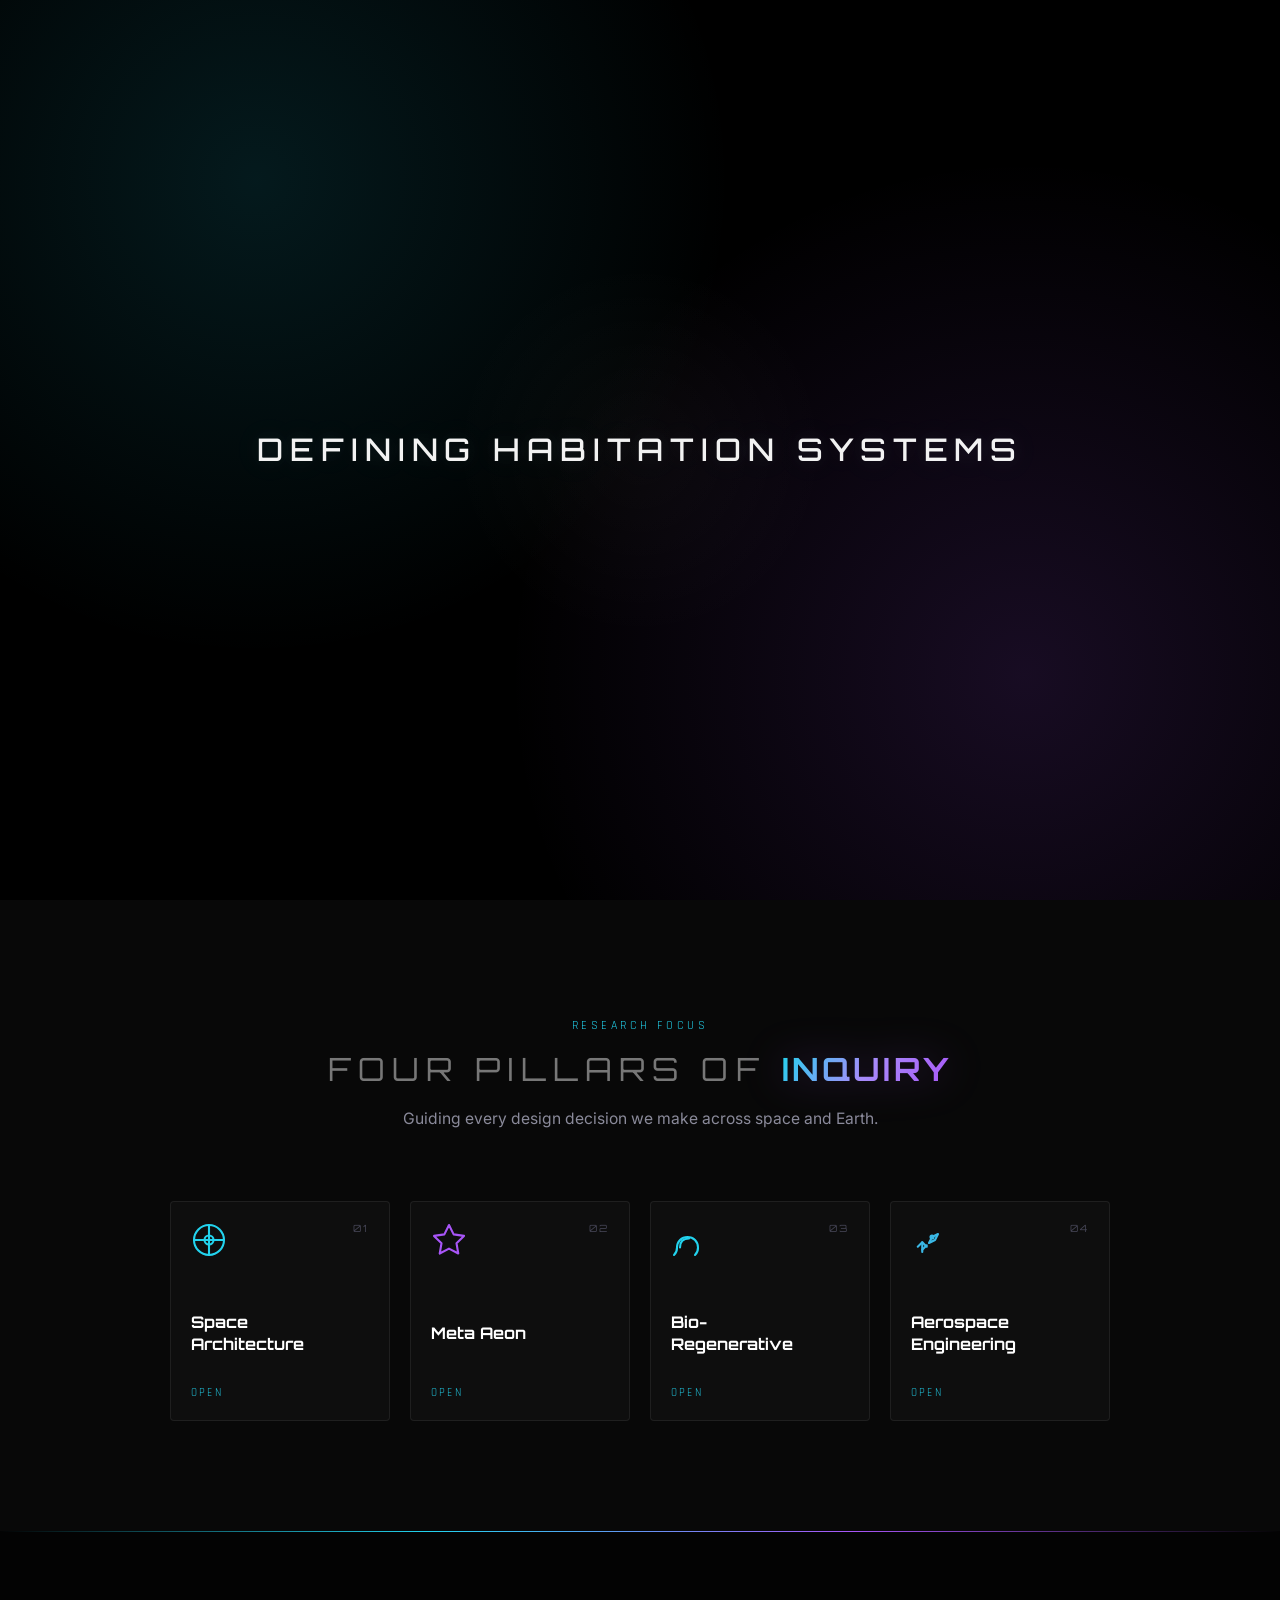
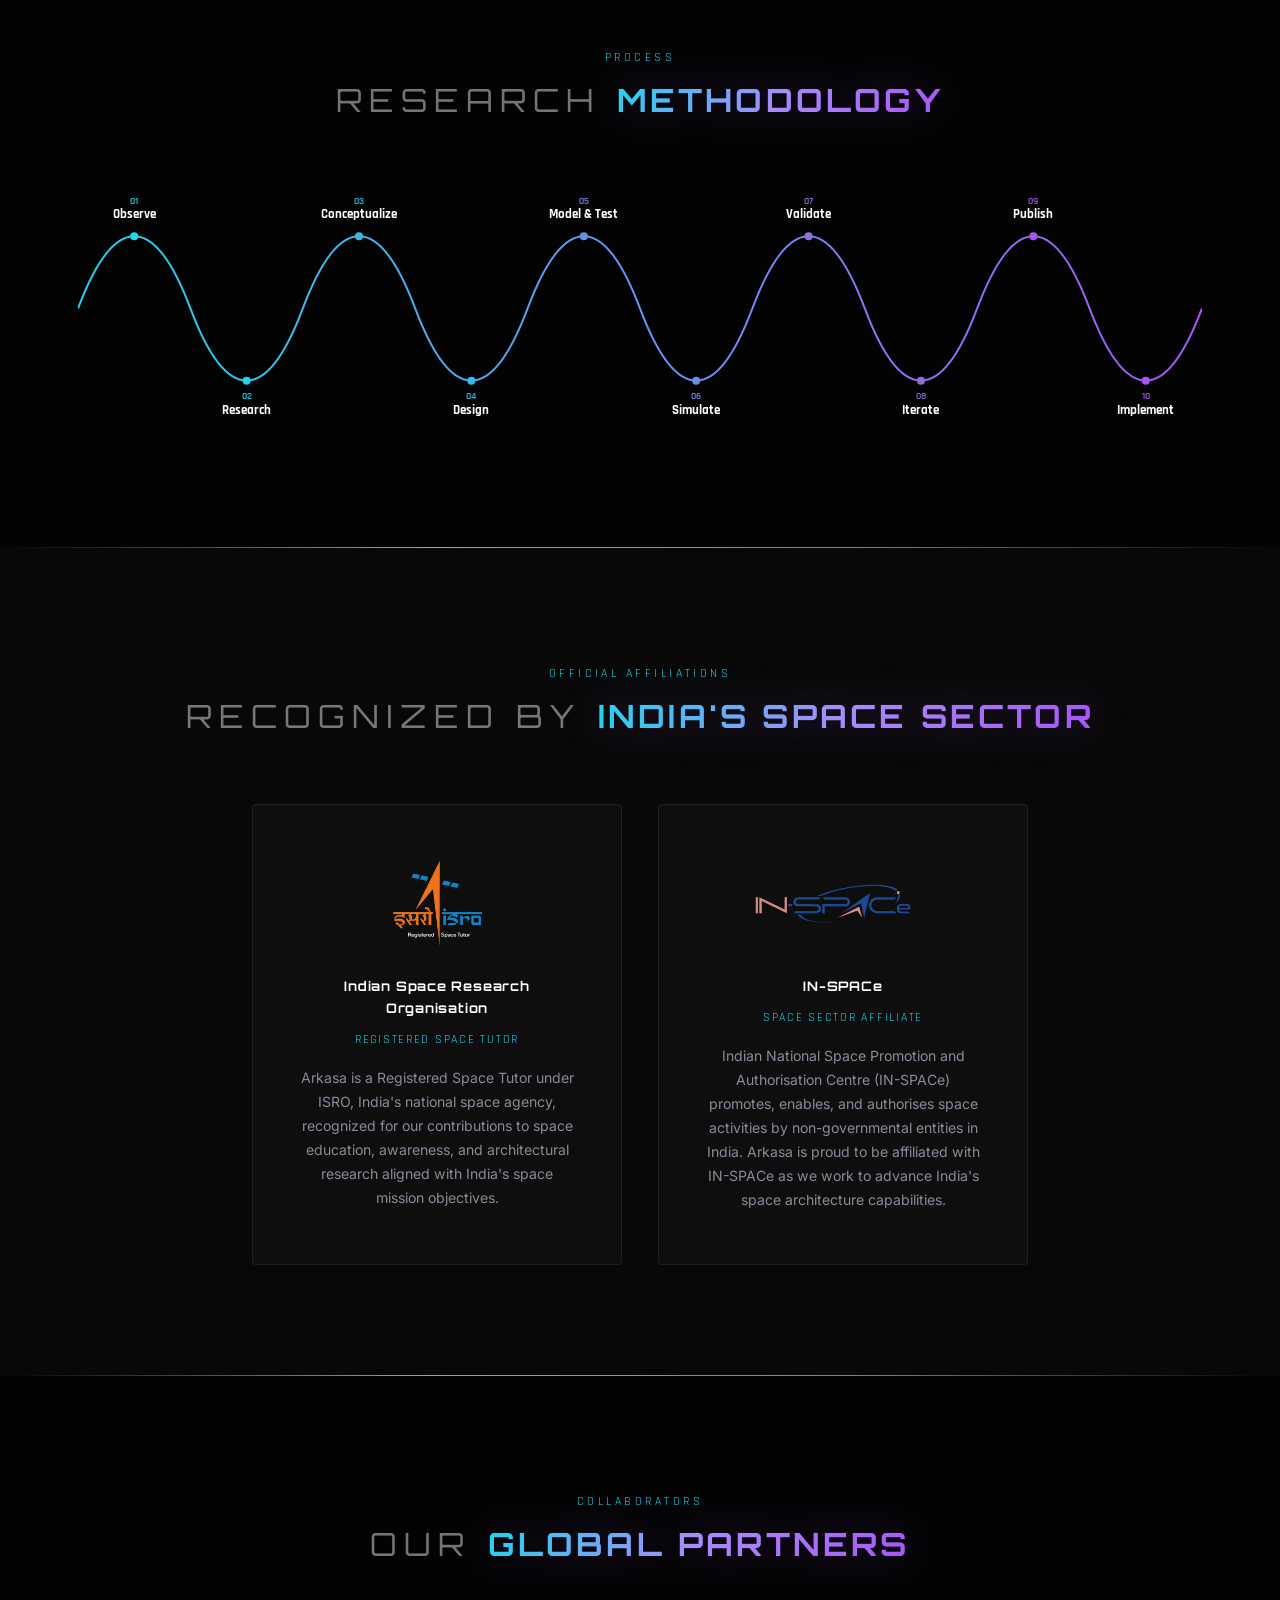
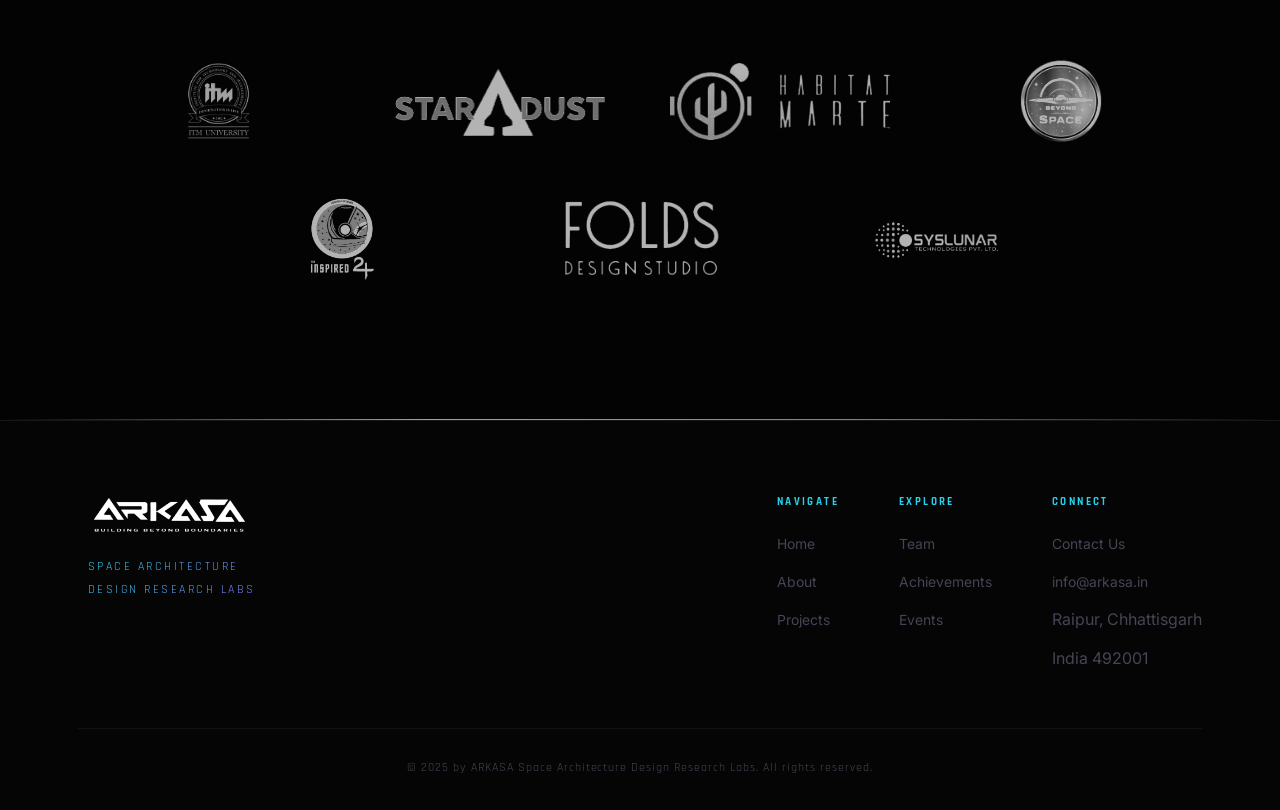
<file: index.html>
﻿<!DOCTYPE html>
<html lang="en">
<head>
  <meta charset="UTF-8"/>
  <meta name="viewport" content="width=device-width,initial-scale=1.0"/>
  <title>ARKASA Space Architecture Design Research Labs</title>
  <link rel="preconnect" href="https://fonts.googleapis.com"/>
  <link rel="preconnect" href="https://fonts.gstatic.com" crossorigin/>
  <link href="https://fonts.googleapis.com/css2?family=Orbitron:wght@400;600;700;900&family=Inter:wght@300;400;500;600&family=Rajdhani:wght@300;400;500;600&display=swap" rel="stylesheet"/>
  <link rel="stylesheet" href="styles.css"/>
</head>
<body>

<canvas id="bgStarCanvas" aria-hidden="true"></canvas>

<div class="startup-splash" id="startupSplash" aria-hidden="true">
  <div class="startup-splash-inner">
    <p class="startup-line" data-splash-line>Reimagining Space</p>
    <p class="startup-line" data-splash-line>Defining Habitation Systems</p>
    <p class="startup-line" data-splash-line>Designing Beyond Earth</p>
  
  </div>
</div>

<!-- NAV -->
<header id="navbar">
  <nav class="nav-container">
    <a href="index.html" class="nav-logo">
      <img src="assets/images/logo-white.png" alt="ARKASA"/>
    </a>
    <ul class="nav-links" id="navLinks">
      <li><a href="index.html"        class="nav-link active">Home</a></li>
      <li><a href="about.html"        class="nav-link">About</a></li>
      <li><a href="projects.html"    class="nav-link">Projects</a></li>
      <li><a href="team.html"         class="nav-link">Team</a></li>
      <li><a href="achievements.html" class="nav-link">Achievements</a></li>
      <li><a href="events.html"       class="nav-link">Events</a></li>
      <li><a href="careers.html"      class="nav-link">Careers</a></li>
      <li><a href="contact.html"      class="nav-link">Contact</a></li>
    </ul>
    <button class="hamburger" id="hamburger" aria-label="Menu">
      <span></span><span></span><span></span>
    </button>
  </nav>
</header>

<!-- HERO -->
<section class="hero">
  <canvas id="starCanvas"></canvas>
  <div class="hero-nebula"></div>
  <div class="hero-content">
    <h1 class="hero-title">
      <span class="hero-line"><span class="hero-dim-word">Where</span><span class="hero-grad-word">Science</span></span>
      <span class="hero-line"><span class="hero-dim-word">Meets</span><span class="hero-grad-word">Design</span></span>
    </h1>
    <p class="hero-sub">Uniting architecture with science and sustainability<br/>to pioneer innovative solutions for Space and Earth.</p>
    <div class="hero-btns">
      <a href="projects.html" class="btn btn-primary">Explore Our Work</a>
    </div>
  </div>
  <div class="hero-scroll">
    <span>Scroll to Explore</span>
    <div class="scroll-line"></div>
  </div>
</section>

<!-- RESEARCH FOCUS -->
<section class="section" style="background:var(--bg-2);">
  <div class="container">
    <div class="section-header reveal">
      <span class="section-label">Research Focus</span>
      <h2 class="section-title">Four Pillars of <span class="grad-text">Inquiry</span></h2>
      <p class="section-subtitle">Guiding every design decision we make across space and Earth.</p>
    </div>
    <div class="research-cards">
      <div class="r-card reveal" data-delay="0">
        <button class="r-toggle" type="button" aria-expanded="false">
          <span class="r-icon"><svg xmlns="http://www.w3.org/2000/svg" width="36" height="36" viewBox="0 0 24 24" fill="none" stroke="#22d3ee" stroke-width="1.4" stroke-linecap="round" stroke-linejoin="round"><circle cx="12" cy="12" r="3"/><path d="M12 2a10 10 0 0 1 10 10"/><path d="M12 2a10 10 0 0 0-10 10"/><path d="M2 12a10 10 0 0 0 10 10"/><path d="M22 12a10 10 0 0 1-10 10"/><line x1="2" y1="12" x2="22" y2="12"/><line x1="12" y1="2" x2="12" y2="22"/></svg></span>
          <span class="r-num">01</span>
          <h3 class="r-title">Space Architecture</h3>
          <span class="r-open-label">Open</span>
        </button>
        <div class="r-details">
          <p class="r-body">Our pioneering work in space architecture focuses on designing adaptive and sustainable habitats for lunar, Martian, and orbital environments. Each system is envisioned as a living organism, harmonizing structure, energy, and human experience. By integrating geometry with aerospace engineering, we craft habitats that not only sustain life beyond Earth but also nurture the spirit of exploration within it.</p>
          <div class="r-tags"><span class="tag">Lunar Habitats</span><span class="tag">Mars Architecture</span><span class="tag">Orbital Systems</span></div>
        </div>
      </div>
      <div class="r-card reveal" data-delay="150">
        <button class="r-toggle" type="button" aria-expanded="false">
          <span class="r-icon"><svg xmlns="http://www.w3.org/2000/svg" width="36" height="36" viewBox="0 0 24 24" fill="none" stroke="#a855f7" stroke-width="1.4" stroke-linecap="round" stroke-linejoin="round"><polygon points="12 2 15.09 8.26 22 9.27 17 14.14 18.18 21.02 12 17.77 5.82 21.02 7 14.14 2 9.27 8.91 8.26 12 2"/></svg></span>
          <span class="r-num">02</span>
          <h3 class="r-title">Meta Aeon</h3>
          <span class="r-open-label">Open</span>
        </button>
        <div class="r-details">
          <p class="r-body">Our design philosophy is rooted in cosmic architecture, a discipline that bridges universal geometry, energy resonance, and spatial harmony. We translate ancient wisdom into advanced architectural principles that respond to the physics of outer space. Through this synthesis, Arkasa creates environments that transcend material design, connecting human consciousness with the vast continuum of the cosmos.</p>
          <div class="r-tags"><span class="tag">Cosmic Geometry</span><span class="tag">Energy Resonance</span><span class="tag">Spatial Harmony</span></div>
        </div>
      </div>
      <div class="r-card reveal" data-delay="300">
        <button class="r-toggle" type="button" aria-expanded="false">
          <span class="r-icon"><svg xmlns="http://www.w3.org/2000/svg" width="36" height="36" viewBox="0 0 24 24" fill="none" stroke="#22d3ee" stroke-width="1.4" stroke-linecap="round" stroke-linejoin="round"><path d="M2 22c1.25-1.25 2.08-2.92 2-5 0-4 3-7 7-7s7 3 7 7c.08 2.08-.75 3.75-2 5"/><path d="M6 17c0-4 2-6 6-6"/></svg></span>
          <span class="r-num">03</span>
          <h3 class="r-title">Bio-Regenerative</h3>
          <span class="r-open-label">Open</span>
        </button>
        <div class="r-details">
          <p class="r-body">In our pursuit of bio-regenerative systems, Arkasa develops self-sustaining ecosystems that mirror the balance of nature. These environments recycle air, water, and energy, fostering resilience and long-term habitation in extraterrestrial and Earth-based settings. Guided by a holistic fusion of science and spirituality, our goal is to cultivate life-supporting habitats that evolve symbiotically with their inhabitants and the cosmos itself.</p>
          <div class="r-tags"><span class="tag">Closed-Loop Systems</span><span class="tag">Life Support</span><span class="tag">Sustainability</span></div>
        </div>
      </div>
      <div class="r-card reveal" data-delay="450">
        <button class="r-toggle" type="button" aria-expanded="false">
          <span class="r-icon"><svg xmlns="http://www.w3.org/2000/svg" width="36" height="36" viewBox="0 0 24 24" fill="none" stroke="#3ab8e6" stroke-width="1.4" stroke-linecap="round" stroke-linejoin="round"><path d="M4.5 16.5l3-3 3 3"/><path d="M7.5 13.5V20"/><path d="M12 14l2-4 4-2-2 4-4 2z"/><path d="M10.5 15.5l-3 3"/><circle cx="14" cy="10" r="1"/></svg></span>
          <span class="r-num">04</span>
          <h3 class="r-title">Aerospace Engineering</h3>
          <span class="r-open-label">Open</span>
        </button>
        <div class="r-details">
          <p class="r-body">The Aerospace Engineering Department at Arkasa serves as the technological backbone of our space architecture vision, translating conceptual habitats into high-performance, mission-ready systems. Focused on propulsion integration, structural resilience, life-support engineering, and environmental control, the department ensures that each design operates efficiently within the extreme conditions of space. By bridging advanced aerospace systems with adaptive architectural frameworks, Arkasa&rsquo;s aerospace division enables the realization of intelligent, sustainable habitats for lunar, Martian, and orbital applications.</p>
          <div class="r-tags"><span class="tag">Adaptive Systems</span><span class="tag">Life Support Engineering</span><span class="tag">Structural Resilience</span></div>
        </div>
      </div>
    </div>
  </div>
</section>
<div class="nebula-line"></div>

<div class="research-panel-backdrop" id="researchPanel" aria-hidden="true">
  <div class="research-panel" role="dialog" aria-modal="true" aria-labelledby="researchPanelTitle">
    <button class="research-panel-close" type="button" id="researchPanelClose" aria-label="Close research details">&#10005;</button>
    <div class="research-panel-head">
      <div class="research-panel-icon" id="researchPanelIcon"></div>
      <span class="research-panel-num" id="researchPanelNum"></span>
    </div>
    <h3 class="research-panel-title" id="researchPanelTitle"></h3>
    <p class="research-panel-body" id="researchPanelBody"></p>
    <div class="research-panel-tags" id="researchPanelTags"></div>
  </div>
</div>

<!-- RESEARCH METHODOLOGY -->
<section class="section" style="background:var(--bg);">
  <div class="container">
    <div class="section-header reveal">
      <span class="section-label">Process</span>
      <h2 class="section-title">Research <span class="grad-text">Methodology</span></h2>
    </div>
    <div style="width:100%;overflow-x:auto;-webkit-overflow-scrolling:touch;">
      <svg viewBox="0 0 1400 300" width="100%" style="min-width:600px;" preserveAspectRatio="xMidYMid meet" xmlns="http://www.w3.org/2000/svg">
        <defs>
          <linearGradient id="waveGrad" x1="0%" y1="0%" x2="100%" y2="0%">
            <stop offset="0%" stop-color="#22d3ee"/>
            <stop offset="100%" stop-color="#a855f7"/>
          </linearGradient>
        </defs>
        <!-- Wave path -->
        <path d="M 0,150
          C 45,30 95,30 140,150
          C 185,270 235,270 280,150
          C 325,30 375,30 420,150
          C 465,270 515,270 560,150
          C 605,30 655,30 700,150
          C 745,270 795,270 840,150
          C 885,30 935,30 980,150
          C 1025,270 1075,270 1120,150
          C 1165,30 1215,30 1260,150
          C 1305,270 1355,270 1400,150"
          fill="none" stroke="url(#waveGrad)" stroke-width="2.5"/>
        <!-- Peak circles (top) -->
        <circle cx="70"   cy="60"  r="5" fill="#22d3ee"/>
        <circle cx="350"  cy="60"  r="5" fill="#3ab8e6"/>
        <circle cx="630"  cy="60"  r="5" fill="#6a8fe0"/>
        <circle cx="910"  cy="60"  r="5" fill="#8e6fdb"/>
        <circle cx="1190" cy="60"  r="5" fill="#a855f7"/>
        <!-- Trough circles (bottom) -->
        <circle cx="210"  cy="240" r="5" fill="#22d3ee"/>
        <circle cx="490"  cy="240" r="5" fill="#3ab8e6"/>
        <circle cx="770"  cy="240" r="5" fill="#6a8fe0"/>
        <circle cx="1050" cy="240" r="5" fill="#8e6fdb"/>
        <circle cx="1330" cy="240" r="5" fill="#a855f7"/>
        <!-- Peak labels (above) -->
        <text x="70"   y="38"  text-anchor="middle" fill="#ffffff" font-size="16" font-family="Rajdhani,sans-serif" font-weight="700">Observe</text>
        <text x="70"   y="20"  text-anchor="middle" fill="#22d3ee" font-size="12" font-family="Rajdhani,sans-serif" font-weight="600">01</text>
        <text x="350"  y="38"  text-anchor="middle" fill="#ffffff" font-size="16" font-family="Rajdhani,sans-serif" font-weight="700">Conceptualize</text>
        <text x="350"  y="20"  text-anchor="middle" fill="#3ab8e6" font-size="12" font-family="Rajdhani,sans-serif" font-weight="600">03</text>
        <text x="630"  y="38"  text-anchor="middle" fill="#ffffff" font-size="16" font-family="Rajdhani,sans-serif" font-weight="700">Model &amp; Test</text>
        <text x="630"  y="20"  text-anchor="middle" fill="#6a8fe0" font-size="12" font-family="Rajdhani,sans-serif" font-weight="600">05</text>
        <text x="910"  y="38"  text-anchor="middle" fill="#ffffff" font-size="16" font-family="Rajdhani,sans-serif" font-weight="700">Validate</text>
        <text x="910"  y="20"  text-anchor="middle" fill="#8e6fdb" font-size="12" font-family="Rajdhani,sans-serif" font-weight="600">07</text>
        <text x="1190" y="38"  text-anchor="middle" fill="#ffffff" font-size="16" font-family="Rajdhani,sans-serif" font-weight="700">Publish</text>
        <text x="1190" y="20"  text-anchor="middle" fill="#a855f7" font-size="12" font-family="Rajdhani,sans-serif" font-weight="600">09</text>
        <!-- Trough labels (below) -->
        <text x="210"  y="263" text-anchor="middle" fill="#22d3ee" font-size="12" font-family="Rajdhani,sans-serif" font-weight="600">02</text>
        <text x="210"  y="281" text-anchor="middle" fill="#ffffff" font-size="16" font-family="Rajdhani,sans-serif" font-weight="700">Research</text>
        <text x="490"  y="263" text-anchor="middle" fill="#3ab8e6" font-size="12" font-family="Rajdhani,sans-serif" font-weight="600">04</text>
        <text x="490"  y="281" text-anchor="middle" fill="#ffffff" font-size="16" font-family="Rajdhani,sans-serif" font-weight="700">Design</text>
        <text x="770"  y="263" text-anchor="middle" fill="#6a8fe0" font-size="12" font-family="Rajdhani,sans-serif" font-weight="600">06</text>
        <text x="770"  y="281" text-anchor="middle" fill="#ffffff" font-size="16" font-family="Rajdhani,sans-serif" font-weight="700">Simulate</text>
        <text x="1050" y="263" text-anchor="middle" fill="#8e6fdb" font-size="12" font-family="Rajdhani,sans-serif" font-weight="600">08</text>
        <text x="1050" y="281" text-anchor="middle" fill="#ffffff" font-size="16" font-family="Rajdhani,sans-serif" font-weight="700">Iterate</text>
        <text x="1330" y="263" text-anchor="middle" fill="#a855f7" font-size="12" font-family="Rajdhani,sans-serif" font-weight="600">10</text>
        <text x="1330" y="281" text-anchor="middle" fill="#ffffff" font-size="16" font-family="Rajdhani,sans-serif" font-weight="700">Implement</text>
      </svg>
    </div>
  </div>
</section>
<div class="nebula-line"></div>

<!-- AFFILIATIONS -->
<section class="section" style="background:var(--bg-2);">
  <div class="container">
    <div class="section-header reveal">
      <span class="section-label">Official Affiliations</span>
      <h2 class="section-title">Recognized by <span class="grad-text">India's Space Sector</span></h2>
    </div>
    <div class="affiliations-grid reveal">
      <div class="aff-card">
        <div class="aff-logo"><img src="assets/images/isro.png" alt="ISRO"/></div>
        <p class="aff-name">Indian Space Research Organisation</p>
        <p class="aff-role">Registered Space Tutor</p>
        <p class="aff-desc">Arkasa is a Registered Space Tutor under ISRO, India's national space agency, recognized for our contributions to space education, awareness, and architectural research aligned with India's space mission objectives.</p>
      </div>
      <div class="aff-card">
        <div class="aff-logo"><img src="assets/images/inspace.png" alt="IN-SPACe"/></div>
        <p class="aff-name">IN-SPACe</p>
        <p class="aff-role">Space Sector Affiliate</p>
        <p class="aff-desc">Indian National Space Promotion and Authorisation Centre (IN-SPACe) promotes, enables, and authorises space activities by non-governmental entities in India. Arkasa is proud to be affiliated with IN-SPACe as we work to advance India's space architecture capabilities.</p>
      </div>
    </div>
  </div>
</section>
<div class="nebula-line"></div>

<!-- COLLABORATORS -->
<section class="section" style="background:var(--bg);">
  <div class="container">
    <div class="section-header reveal">
      <span class="section-label">Collaborators</span>
      <h2 class="section-title">Our <span class="grad-text">Global Partners</span></h2>
    </div>
    <div class="collab-strip reveal">
      <div class="collab-row collab-row-top">
        <div class="collab-logo"><img src="assets/images/collab-itm.png" alt="ITM University"/></div>
        <div class="collab-logo"><img src="assets/images/collab-stardust.png" alt="STARDUST"/></div>
        <div class="collab-logo"><img src="assets/images/collab-habitat-marte.png" alt="Habitat Marte"/></div>
        <div class="collab-logo"><img src="assets/images/collab-beyond-space.png" alt="Beyond Space"/></div>
      </div>
      <div class="collab-row collab-row-bottom">
        <div class="collab-logo"><img src="assets/images/collab-inspired24.png" alt="Inspired 24"/></div>
        <div class="collab-logo"><img src="assets/images/FOLDS LOGO for collaboration .png" alt="Folds Design Studio"/></div>
        <div class="collab-logo collab-logo-syslunar"><img src="assets/images/bnw Full logo.png" alt="Syslunar Technologies Pvt. Ltd."/></div>
      </div>
    </div>
  </div>
</section>
<div class="nebula-line"></div>

<!-- FOOTER -->
<footer class="footer">
  <div class="container">
    <div class="footer-inner">
      <div class="footer-brand">
        <img src="assets/images/logo-white.png" alt="ARKASA" class="footer-logo"/>
        <p class="footer-tagline">Space Architecture<br/>Design Research Labs</p>
      </div>
      <div class="footer-cols">
        <div class="footer-col">
          <h4>Navigate</h4>
          <ul>
            <li><a href="index.html">Home</a></li>
            <li><a href="about.html">About</a></li>
            <li><a href="projects.html">Projects</a></li>
          </ul>
        </div>
        <div class="footer-col">
          <h4>Explore</h4>
          <ul>
            <li><a href="team.html">Team</a></li>
            <li><a href="achievements.html">Achievements</a></li>
            <li><a href="events.html">Events</a></li>
          </ul>
        </div>
        <div class="footer-col">
          <h4>Connect</h4>
          <ul>
            <li><a href="contact.html">Contact Us</a></li>
            <li><a href="mailto:info@arkasa.in">info@arkasa.in</a></li>
            <li><span style="color:var(--text-dim)">Raipur, Chhattisgarh</span></li>
            <li><span style="color:var(--text-dim)">India 492001</span></li>
          </ul>
        </div>
      </div>
    </div>
    <div class="footer-bottom">&#169; 2025 by ARKASA Space Architecture Design Research Labs. All rights reserved.</div>
  </div>
</footer>

<script src="script.js"></script>
</body>
</html>
</file>
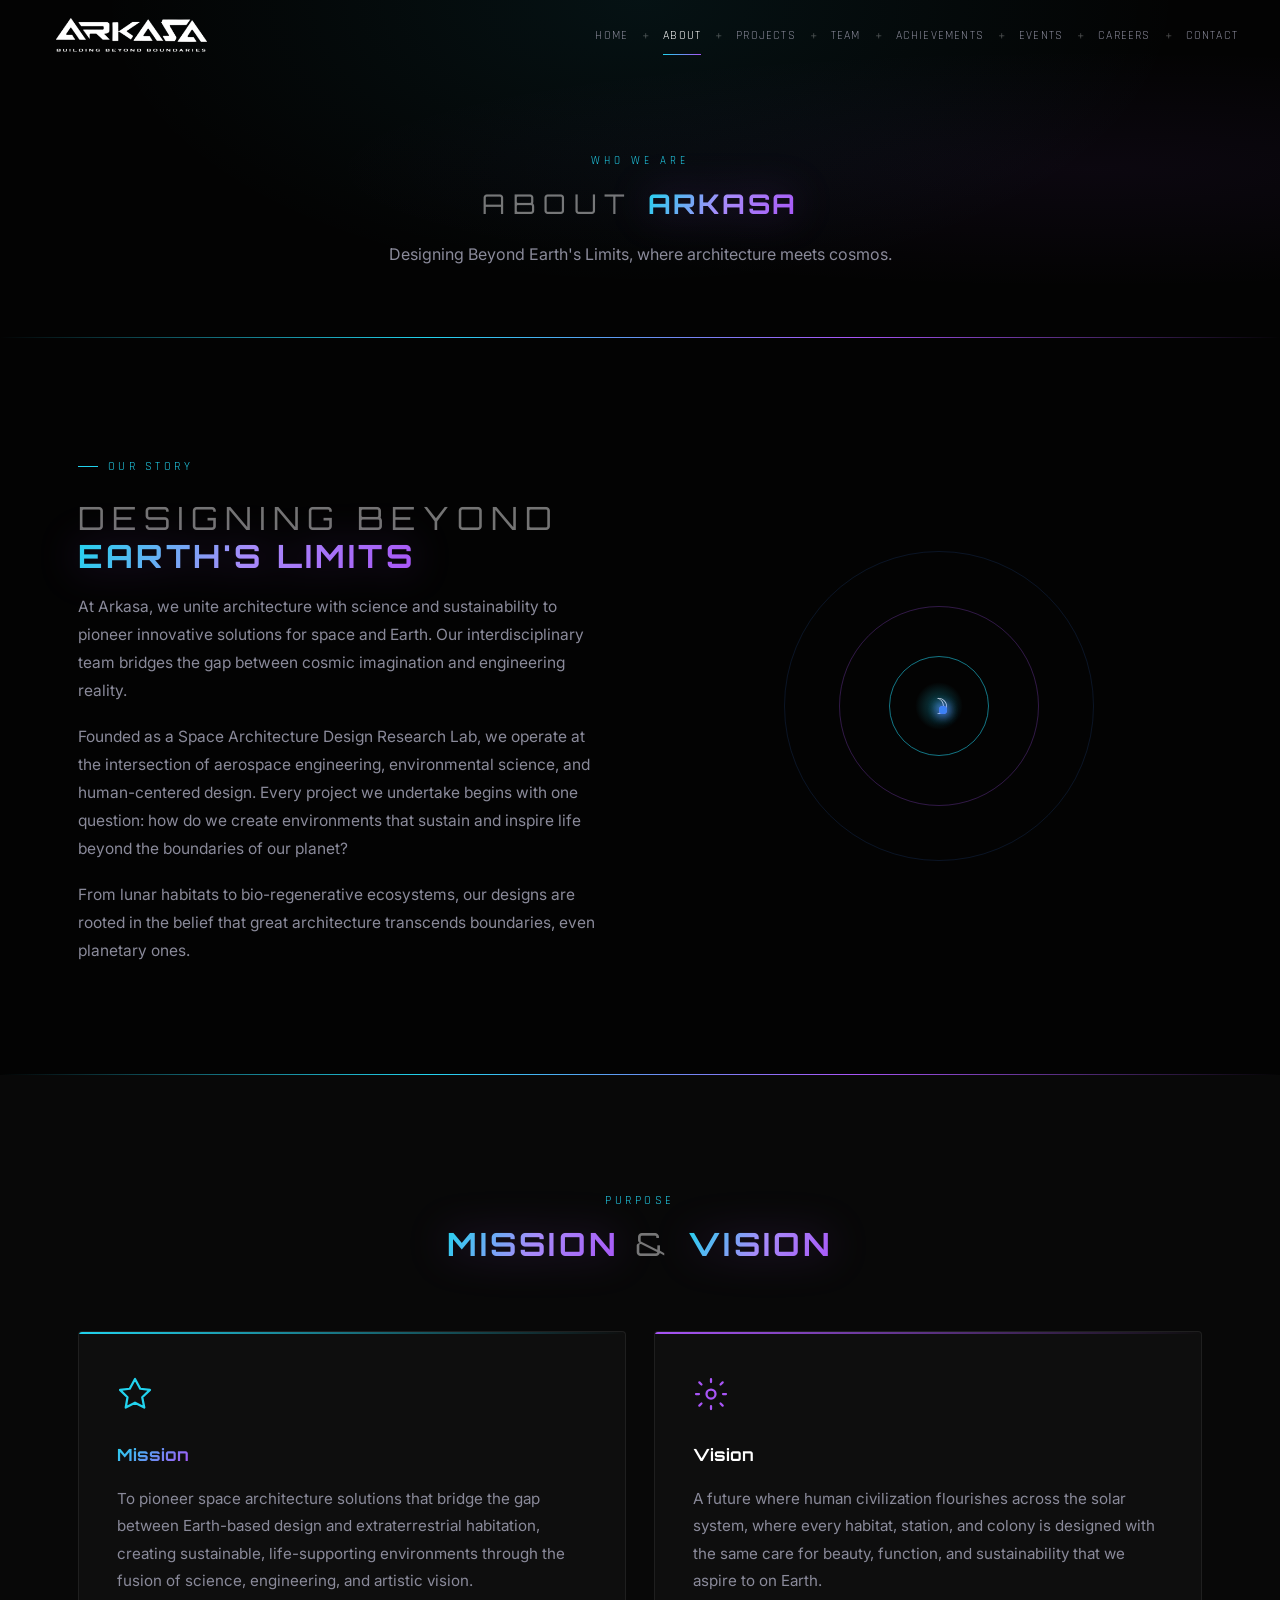
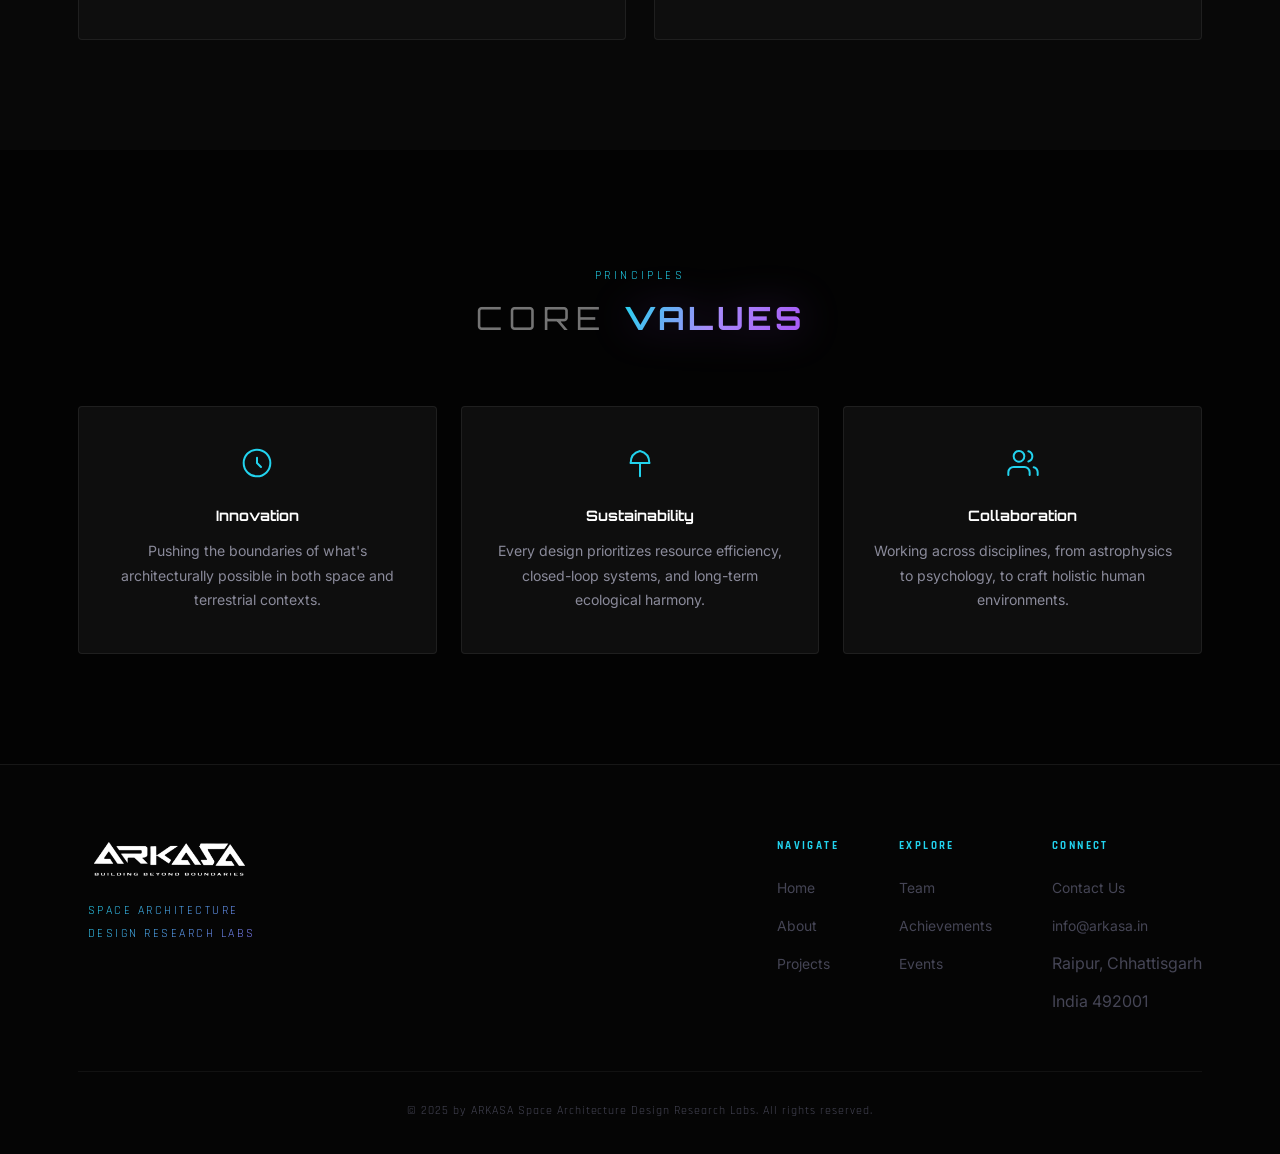
<file: about.html>
<!DOCTYPE html>
<html lang="en">
<head>
  <meta charset="UTF-8"/><meta name="viewport" content="width=device-width,initial-scale=1.0"/>
  <title>About, ARKASA</title>
  <link rel="preconnect" href="https://fonts.googleapis.com"/>
  <link rel="preconnect" href="https://fonts.gstatic.com" crossorigin/>
  <link href="https://fonts.googleapis.com/css2?family=Orbitron:wght@400;600;700;900&family=Inter:wght@300;400;500;600&family=Rajdhani:wght@300;400;500;600&display=swap" rel="stylesheet"/>
  <link rel="stylesheet" href="styles.css"/>
</head>
<body>
<header id="navbar">
  <nav class="nav-container">
    <a href="index.html" class="nav-logo"><img src="assets/images/logo-white.png" alt="ARKASA"/></a>
    <ul class="nav-links" id="navLinks">
      <li><a href="index.html"        class="nav-link">Home</a></li>
      <li><a href="about.html"        class="nav-link active">About</a></li>
      <li><a href="projects.html"    class="nav-link">Projects</a></li>
      <li><a href="team.html"         class="nav-link">Team</a></li>
      <li><a href="achievements.html" class="nav-link">Achievements</a></li>
      <li><a href="events.html"       class="nav-link">Events</a></li>
      <li><a href="careers.html"      class="nav-link">Careers</a></li>
      <li><a href="contact.html"      class="nav-link">Contact</a></li>
    </ul>
    <button class="hamburger" id="hamburger"><span></span><span></span><span></span></button>
  </nav>
</header>

<!-- PAGE HERO -->
<div class="page-hero">
  <div class="page-hero-content">
    <span class="page-hero-lbl">Who We Are</span>
    <h1 class="page-hero-title">About <span class="grad-text">Arkasa</span></h1>
    <p class="page-hero-sub">Designing Beyond Earth's Limits, where architecture meets cosmos.</p>
  </div>
</div>

<!-- ABOUT -->
<section class="section" style="background:var(--bg);">
  <div class="container">
    <div class="about-grid reveal">
      <div>
        <span class="section-label">Our Story</span>
        <h2 class="section-title" style="margin-top:8px;">Designing Beyond<br/><span class="grad-text">Earth's Limits</span></h2>
        <div class="about-body">
          <p>At Arkasa, we unite architecture with science and sustainability to pioneer innovative solutions for space and Earth. Our interdisciplinary team bridges the gap between cosmic imagination and engineering reality.</p>
          <p>Founded as a Space Architecture Design Research Lab, we operate at the intersection of aerospace engineering, environmental science, and human-centered design. Every project we undertake begins with one question: how do we create environments that sustain and inspire life beyond the boundaries of our planet?</p>
          <p>From lunar habitats to bio-regenerative ecosystems, our designs are rooted in the belief that great architecture transcends boundaries, even planetary ones.</p>
        </div>
      </div>
      <div class="orbit-graphic">
        <div class="orbit orbit-1"></div>
        <div class="orbit orbit-2"></div>
        <div class="orbit orbit-3"></div>
        <div class="orbit-core">&#9789;</div>
        <div class="orbit-dot dot-c"></div>
        <div class="orbit-dot dot-v"></div>
        <div class="orbit-dot dot-b"></div>
      </div>
    </div>
  </div>
</section>
<div class="nebula-line"></div>

<!-- MISSION / VISION -->
<section class="section" style="background:var(--bg-2);">
  <div class="container">
    <div class="section-header reveal">
      <span class="section-label">Purpose</span>
      <h2 class="section-title"><span class="grad-text">Mission</span> &amp; <span class="grad-text">Vision</span></h2>
    </div>
    <div class="mv-grid reveal">
      <div style="background:var(--bg-card);border:1px solid var(--border);border-radius:4px;padding:44px 38px;position:relative;overflow:hidden;">
        <div style="position:absolute;top:0;left:0;right:0;height:2px;background:linear-gradient(90deg,var(--cyan),transparent);"></div>
        <div style="margin-bottom:20px;"><svg width="36" height="36" viewBox="0 0 24 24" fill="none" stroke="#22d3ee" stroke-width="1.5" stroke-linecap="round" stroke-linejoin="round"><path d="M12 2L8.5 8.5 2 9.27l5 4.87-1.18 6.88L12 17.77l6.18 3.25L16.82 14.14 22 9.27l-6.5-.77z"/></svg></div>
        <h3 style="font-family:'Orbitron',sans-serif;font-size:1.05rem;font-weight:700;margin-bottom:16px;"><span class="grad-text">Mission</span></h3>
        <p style="color:var(--text-muted);font-size:.95rem;line-height:1.8;">To pioneer space architecture solutions that bridge the gap between Earth-based design and extraterrestrial habitation, creating sustainable, life-supporting environments through the fusion of science, engineering, and artistic vision.</p>
      </div>
      <div style="background:var(--bg-card);border:1px solid var(--border);border-radius:4px;padding:44px 38px;position:relative;overflow:hidden;">
        <div style="position:absolute;top:0;left:0;right:0;height:2px;background:linear-gradient(90deg,var(--violet),transparent);"></div>
        <div style="margin-bottom:20px;"><svg width="36" height="36" viewBox="0 0 24 24" fill="none" stroke="#a855f7" stroke-width="1.5" stroke-linecap="round" stroke-linejoin="round"><circle cx="12" cy="12" r="3"/><path d="M12 2v2M12 20v2M4.22 4.22l1.42 1.42M18.36 18.36l1.42 1.42M2 12h2M20 12h2M4.22 19.78l1.42-1.42M18.36 5.64l1.42-1.42"/></svg></div>
        <h3 style="font-family:'Orbitron',sans-serif;font-size:1.05rem;font-weight:700;color:#fff;margin-bottom:16px;">Vision</h3>
        <p style="color:var(--text-muted);font-size:.95rem;line-height:1.8;">A future where human civilization flourishes across the solar system, where every habitat, station, and colony is designed with the same care for beauty, function, and sustainability that we aspire to on Earth.</p>
      </div>
    </div>
  </div>
</section>

<!-- VALUES -->
<section class="section" style="background:var(--bg);">
  <div class="container">
    <div class="section-header reveal">
      <span class="section-label">Principles</span>
      <h2 class="section-title">Core <span class="grad-text">Values</span></h2>
    </div>
    <div class="values-grid">
      <div class="reveal" data-delay="0" style="text-align:center;padding:40px 28px;background:var(--bg-card);border:1px solid var(--border);border-radius:4px;">
        <div style="margin-bottom:16px;"><svg width="32" height="32" viewBox="0 0 24 24" fill="none" stroke="#22d3ee" stroke-width="1.5" stroke-linecap="round" stroke-linejoin="round"><circle cx="12" cy="12" r="10"/><path d="M12 8v4l3 3"/></svg></div>
        <h4 style="font-family:'Orbitron',sans-serif;font-size:.9rem;font-weight:700;color:#fff;margin-bottom:12px;">Innovation</h4>
        <p style="color:var(--text-muted);font-size:.88rem;line-height:1.75;">Pushing the boundaries of what's architecturally possible in both space and terrestrial contexts.</p>
      </div>
      <div class="reveal" data-delay="150" style="text-align:center;padding:40px 28px;background:var(--bg-card);border:1px solid var(--border);border-radius:4px;">
        <div style="margin-bottom:16px;"><svg width="32" height="32" viewBox="0 0 24 24" fill="none" stroke="#22d3ee" stroke-width="1.5" stroke-linecap="round" stroke-linejoin="round"><path d="M12 22V12"/><path d="M5 12C5 7 8 4 12 3c4 1 7 4 7 9"/><path d="M5 12h14"/></svg></div>
        <h4 style="font-family:'Orbitron',sans-serif;font-size:.9rem;font-weight:700;color:#fff;margin-bottom:12px;">Sustainability</h4>
        <p style="color:var(--text-muted);font-size:.88rem;line-height:1.75;">Every design prioritizes resource efficiency, closed-loop systems, and long-term ecological harmony.</p>
      </div>
      <div class="reveal" data-delay="300" style="text-align:center;padding:40px 28px;background:var(--bg-card);border:1px solid var(--border);border-radius:4px;">
        <div style="margin-bottom:16px;"><svg width="32" height="32" viewBox="0 0 24 24" fill="none" stroke="#22d3ee" stroke-width="1.5" stroke-linecap="round" stroke-linejoin="round"><path d="M17 21v-2a4 4 0 0 0-4-4H5a4 4 0 0 0-4 4v2"/><circle cx="9" cy="7" r="4"/><path d="M23 21v-2a4 4 0 0 0-3-3.87"/><path d="M16 3.13a4 4 0 0 1 0 7.75"/></svg></div>
        <h4 style="font-family:'Orbitron',sans-serif;font-size:.9rem;font-weight:700;color:#fff;margin-bottom:12px;">Collaboration</h4>
        <p style="color:var(--text-muted);font-size:.88rem;line-height:1.75;">Working across disciplines, from astrophysics to psychology, to craft holistic human environments.</p>
      </div>
    </div>
  </div>
</section>

<footer class="footer">
  <div class="container">
    <div class="footer-inner">
      <div class="footer-brand">
        <img src="assets/images/logo-white.png" alt="ARKASA" class="footer-logo"/>
        <p class="footer-tagline">Space Architecture<br/>Design Research Labs</p>
      </div>
      <div class="footer-cols">
        <div class="footer-col"><h4>Navigate</h4><ul><li><a href="index.html">Home</a></li><li><a href="about.html">About</a></li><li><a href="projects.html">Projects</a></li></ul></div>
        <div class="footer-col"><h4>Explore</h4><ul><li><a href="team.html">Team</a></li><li><a href="achievements.html">Achievements</a></li><li><a href="events.html">Events</a></li></ul></div>
        <div class="footer-col"><h4>Connect</h4><ul><li><a href="contact.html">Contact Us</a></li><li><a href="mailto:info@arkasa.in">info@arkasa.in</a></li><li><span style="color:var(--text-dim)">Raipur, Chhattisgarh</span></li><li><span style="color:var(--text-dim)">India 492001</span></li></ul></div>
      </div>
    </div>
    <div class="footer-bottom">&#169; 2025 by ARKASA Space Architecture Design Research Labs. All rights reserved.</div>
  </div>
</footer>
<script src="script.js"></script>
</body>
</html>
</file>
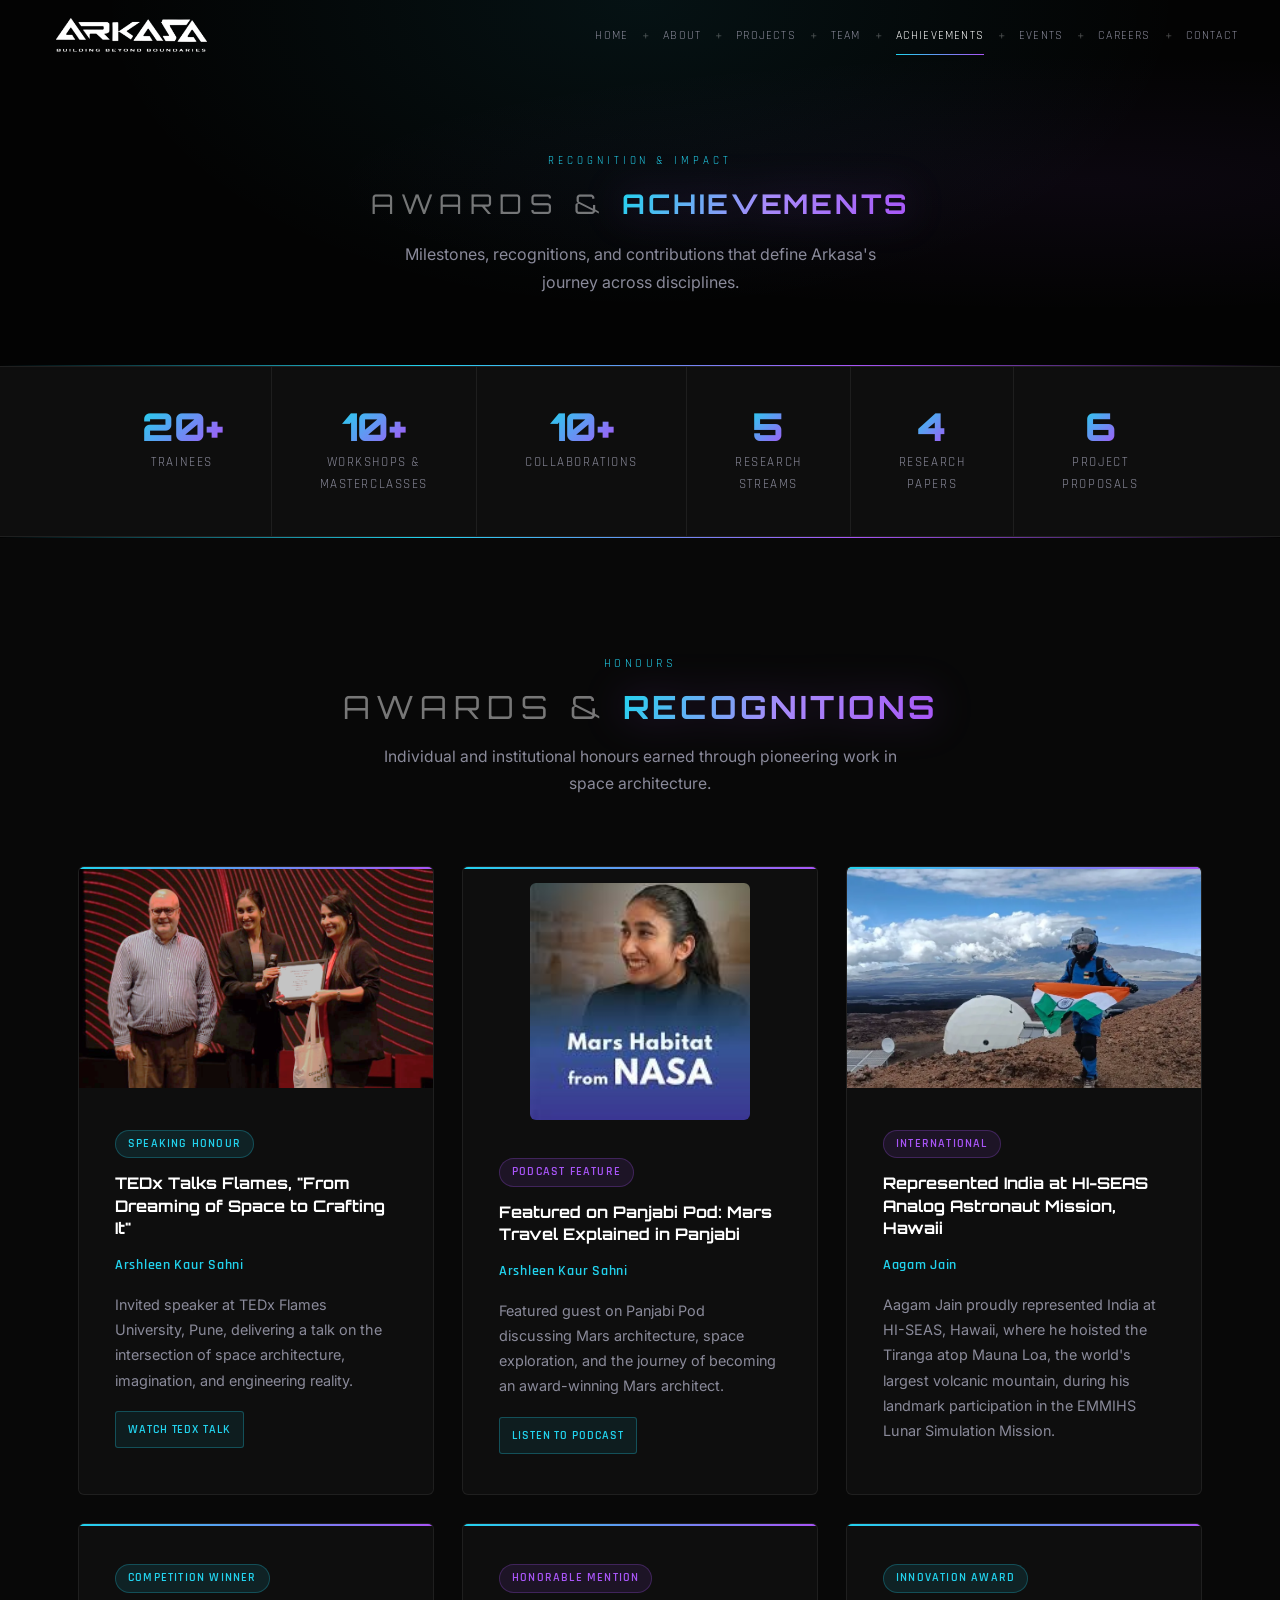
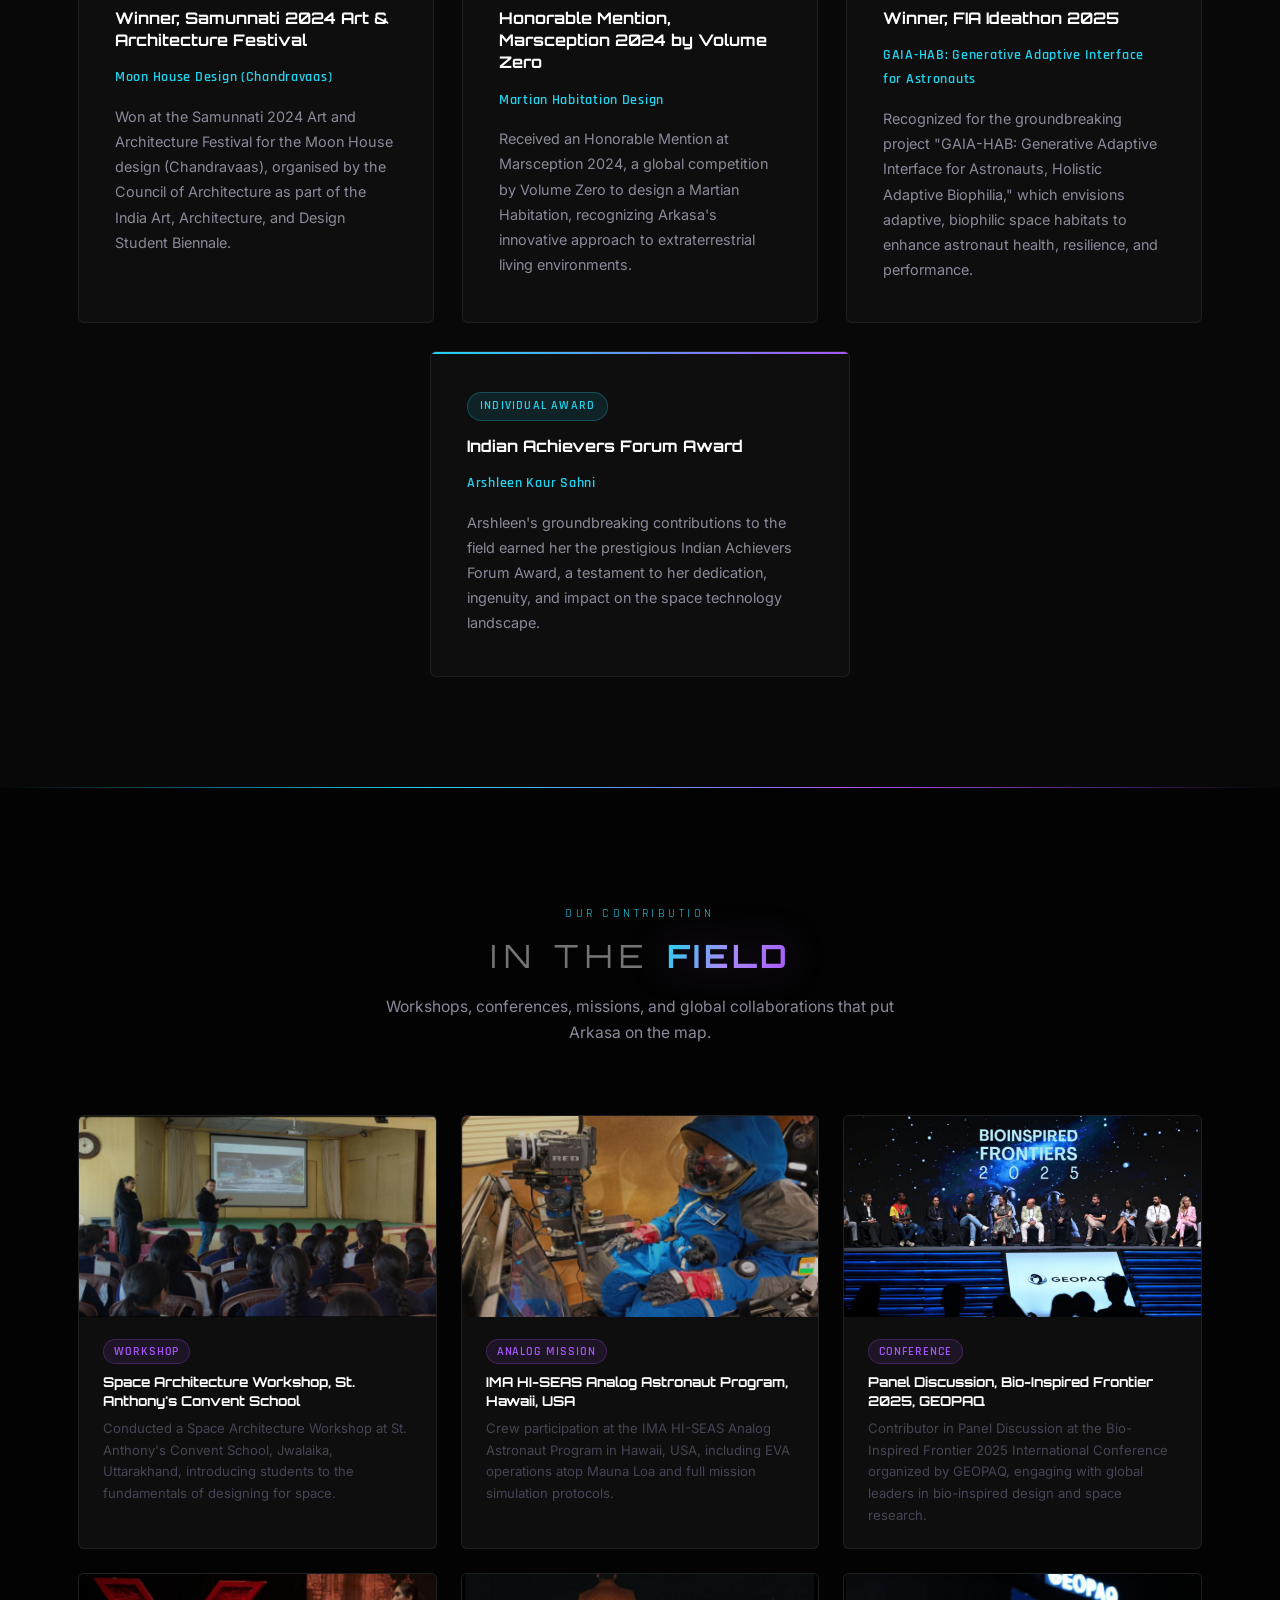
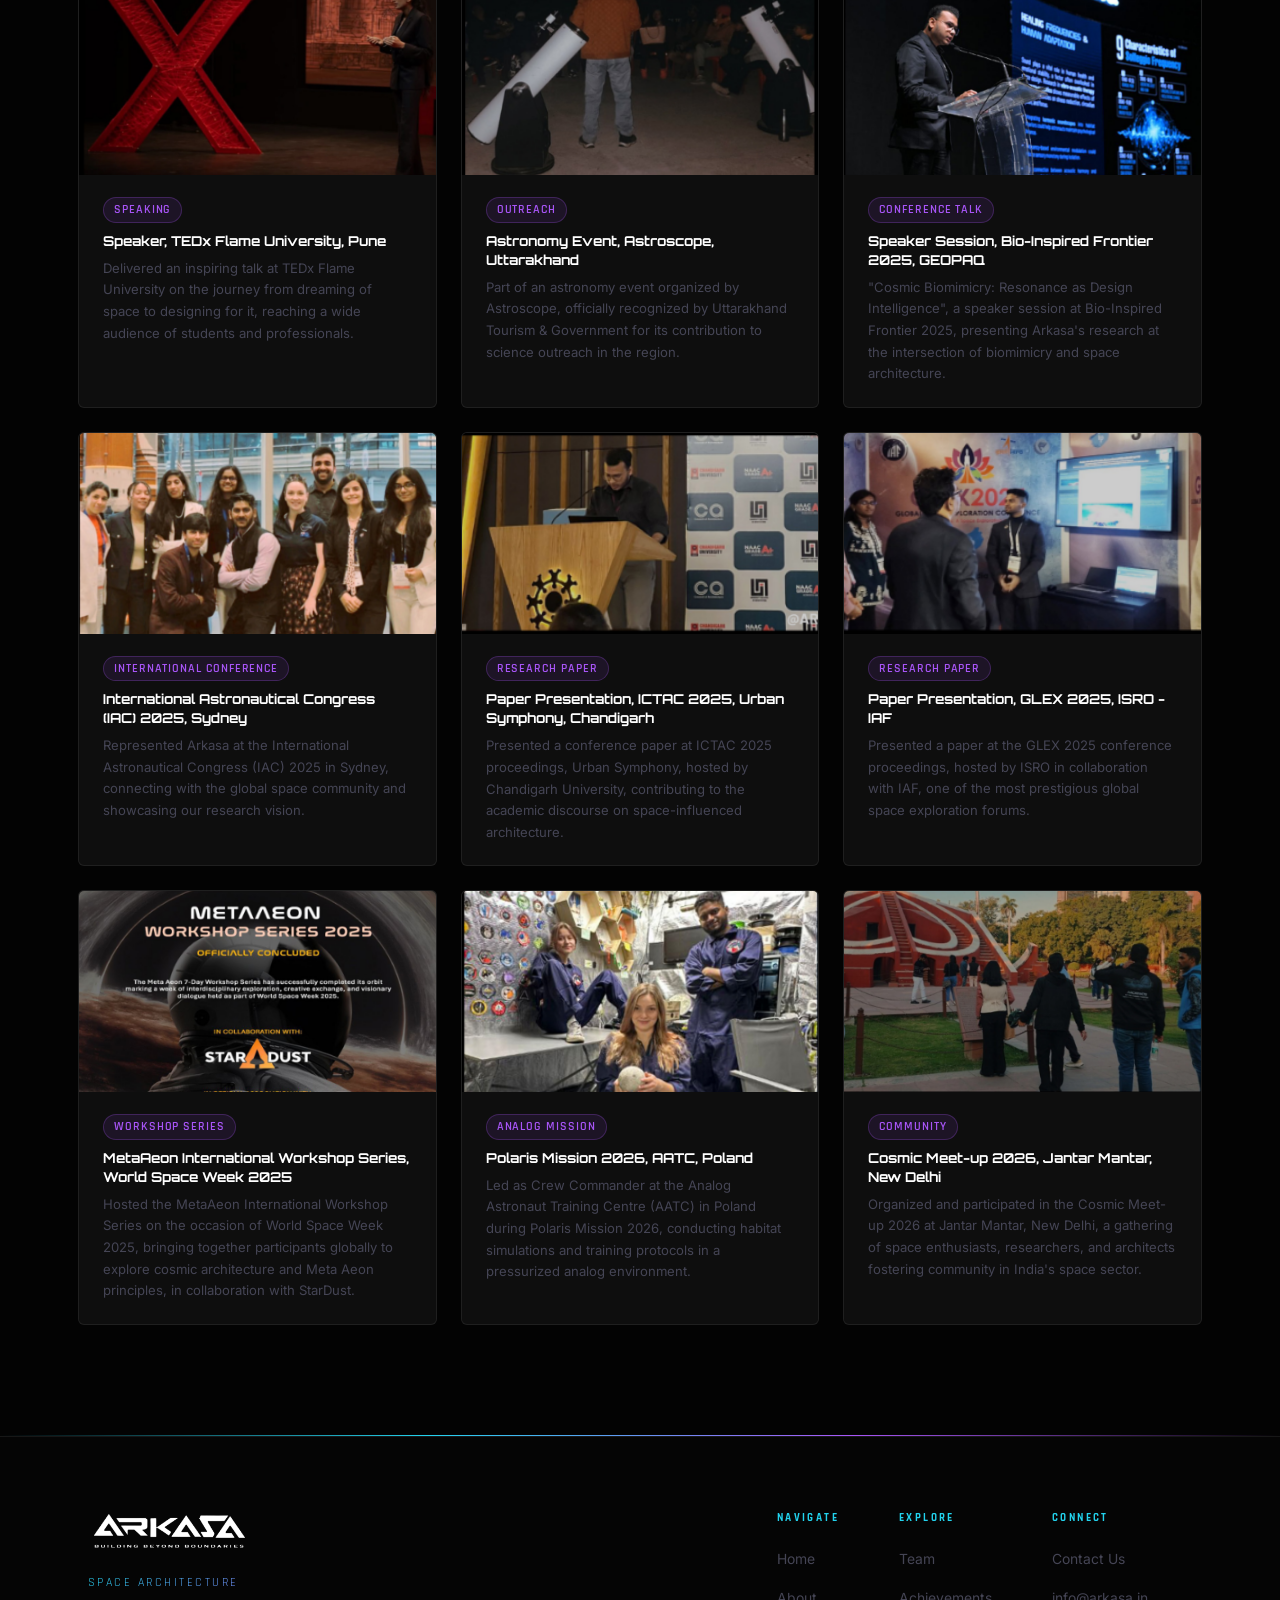
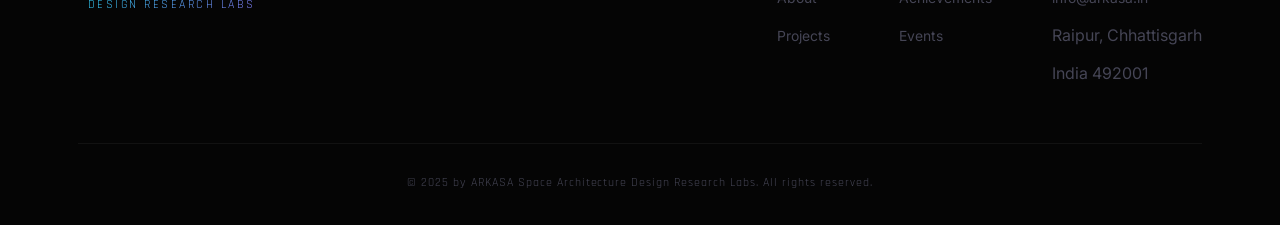
<file: achievements.html>
<!DOCTYPE html>
<html lang="en">
<head>
  <meta charset="UTF-8"/><meta name="viewport" content="width=device-width,initial-scale=1.0"/>
  <title>Achievements - ARKASA</title>
  <link rel="preconnect" href="https://fonts.googleapis.com"/>
  <link rel="preconnect" href="https://fonts.gstatic.com" crossorigin/>
  <link href="https://fonts.googleapis.com/css2?family=Orbitron:wght@400;600;700;900&family=Inter:wght@300;400;500;600&family=Rajdhani:wght@300;400;500;600&display=swap" rel="stylesheet"/>
  <link rel="stylesheet" href="styles.css"/>
  <style>
    /* -- STATS BAR -- */
    .stats-bar{display:flex;justify-content:center;flex-wrap:wrap;gap:0;background:var(--bg-card);border-top:1px solid var(--border);border-bottom:1px solid var(--border);}
    .stat-item{display:flex;flex-direction:column;align-items:center;padding:40px 48px;border-right:1px solid var(--border);gap:6px;}
    .stat-item:last-child{border-right:none;}
    .stat-num{font-family:'Orbitron',sans-serif;font-size:2.4rem;font-weight:900;background:linear-gradient(135deg,#22d3ee,#a855f7);-webkit-background-clip:text;-webkit-text-fill-color:transparent;background-clip:text;line-height:1;}
    .stat-lbl{font-family:'Rajdhani',sans-serif;font-size:.82rem;letter-spacing:.12em;text-transform:uppercase;color:var(--text-muted);text-align:center;}

    /* -- AWARDS -- */
    .awards-grid{display:grid;grid-template-columns:repeat(auto-fit,minmax(340px,1fr));gap:28px;margin-top:16px;}
    .award-card{background:var(--bg-card);border:1px solid var(--border);border-radius:6px;padding:40px 36px;display:flex;flex-direction:column;gap:14px;transition:transform .3s,border-color .3s,box-shadow .3s;position:relative;overflow:hidden;}
    .awards-grid .award-card:last-child{grid-column:1 / -1;max-width:420px;width:100%;justify-self:center;}
    .award-card::before{content:'';position:absolute;top:0;left:0;right:0;height:2px;background:linear-gradient(90deg,var(--cyan),var(--violet));}
    .award-card:hover{transform:translateY(-6px);border-color:rgba(34,211,238,.35);box-shadow:0 24px 60px rgba(34,211,238,.1);}
    .award-img-wrap{margin:-40px -36px 28px;overflow:hidden;border-radius:4px 4px 0 0;aspect-ratio:16/10;background:var(--bg-2);}
    .award-img-wrap img{width:100%;height:100%;object-fit:cover;object-position:center;display:block;}
    .award-img-wrap-portrait{background:linear-gradient(160deg,#0c0c0c 0%,#12131b 100%);}
    .award-img-wrap-portrait img{height:100%;object-fit:cover;object-position:center 30%;padding:0;}
    .award-card-podcast .award-img-wrap{
      aspect-ratio:5/5.4;
      width:78%;
      margin:-24px auto 24px;
      border-radius:6px;
    }
    .award-img-wrap-portrait img.award-img-podcast{object-fit:cover;object-position:center 56%;transform:none;background:#06070a;}
    .award-tag{display:inline-block;padding:3px 12px;border-radius:20px;font-family:'Rajdhani',sans-serif;font-size:.75rem;font-weight:600;letter-spacing:.1em;text-transform:uppercase;background:rgba(34,211,238,.1);color:var(--cyan);border:1px solid rgba(34,211,238,.25);width:fit-content;}
    .award-tag.violet{background:rgba(168,85,247,.1);color:var(--violet);border-color:rgba(168,85,247,.25);}
    .award-title{font-family:'Orbitron',sans-serif;font-size:1rem;font-weight:700;color:#fff;line-height:1.4;}
    .award-who{font-family:'Rajdhani',sans-serif;font-size:.9rem;font-weight:600;color:var(--cyan);letter-spacing:.05em;}
    .award-desc{color:var(--text-muted);font-size:.9rem;line-height:1.75;}
    .award-links{display:flex;flex-wrap:wrap;gap:10px;margin-top:4px;}
    .award-link{display:inline-flex;align-items:center;justify-content:center;padding:8px 12px;border-radius:3px;border:1px solid rgba(34,211,238,.28);background:rgba(34,211,238,.08);color:var(--cyan);font-family:'Rajdhani',sans-serif;font-size:.72rem;font-weight:600;letter-spacing:.08em;text-transform:uppercase;transition:background .25s,border-color .25s,color .25s;}
    .award-link:hover{background:linear-gradient(135deg,rgba(34,211,238,.2),rgba(168,85,247,.2));border-color:rgba(168,85,247,.35);color:#fff;}

    /* -- CONTRIBUTIONS GRID -- */
    .contrib-grid{display:grid;grid-template-columns:repeat(auto-fit,minmax(300px,1fr));gap:24px;margin-top:16px;}
    .contrib-card{background:var(--bg-card);border:1px solid var(--border);border-radius:6px;overflow:hidden;transition:transform .3s,border-color .3s,box-shadow .3s;}
    .contrib-card:hover{transform:translateY(-5px);border-color:rgba(168,85,247,.35);box-shadow:0 20px 50px rgba(168,85,247,.1);}
    .contrib-img{width:100%;aspect-ratio:16/9;object-fit:cover;display:block;background:var(--bg-2);}
    .contrib-img-placeholder{width:100%;aspect-ratio:16/9;background:linear-gradient(135deg,rgba(34,211,238,.06),rgba(168,85,247,.08));display:flex;align-items:center;justify-content:center;font-size:2.5rem;}
    .contrib-body{padding:22px 24px;display:flex;flex-direction:column;gap:8px;}
    .contrib-tag{display:inline-block;padding:2px 10px;border-radius:20px;font-family:'Rajdhani',sans-serif;font-size:.72rem;font-weight:600;letter-spacing:.08em;text-transform:uppercase;background:rgba(168,85,247,.1);color:var(--violet);border:1px solid rgba(168,85,247,.25);width:fit-content;}
    .contrib-title{font-family:'Orbitron',sans-serif;font-size:.85rem;font-weight:700;color:#fff;line-height:1.4;}
    .contrib-desc{color:var(--text-dim);font-size:.82rem;line-height:1.65;}

    @media(max-width:768px){
      .stat-item{padding:28px 24px;}.stat-num{font-size:1.8rem;}
      .awards-grid{grid-template-columns:1fr;}
      .contrib-grid{grid-template-columns:1fr;}
      .award-card-podcast .award-img-wrap{width:86%;margin:-20px auto 20px;}
    }
    @media(max-width:480px){
      .stat-item{padding:20px 16px;flex:0 0 calc(50% - 1px);border-bottom:1px solid var(--border);}.stat-num{font-size:1.5rem;}
      .stat-item:nth-child(even){border-right:none;}
    }
    @media(max-width:380px){
      .stat-item{padding:16px 10px;}.stat-num{font-size:1.2rem;}.stat-lbl{font-size:.7rem;}
    }
  </style>
</head>
<body>
<header id="navbar">
  <nav class="nav-container">
    <a href="index.html" class="nav-logo"><img src="assets/images/logo-white.png" alt="ARKASA"/></a>
    <ul class="nav-links" id="navLinks">
      <li><a href="index.html"          class="nav-link">Home</a></li>
      <li><a href="about.html"          class="nav-link">About</a></li>
      <li><a href="projects.html"       class="nav-link">Projects</a></li>
      <li><a href="team.html"           class="nav-link">Team</a></li>
      <li><a href="achievements.html"   class="nav-link active">Achievements</a></li>
      <li><a href="events.html"         class="nav-link">Events</a></li>
      <li><a href="careers.html"        class="nav-link">Careers</a></li>
      <li><a href="contact.html"        class="nav-link">Contact</a></li>
    </ul>
    <button class="hamburger" id="hamburger"><span></span><span></span><span></span></button>
  </nav>
</header>

<!-- PAGE HERO -->
<div class="page-hero">
  <div class="page-hero-content">
    <span class="page-hero-lbl">Recognition & Impact</span>
    <h1 class="page-hero-title">Awards &amp; <span class="grad-text">Achievements</span></h1>
    <p class="page-hero-sub">Milestones, recognitions, and contributions that define Arkasa's journey across disciplines.</p>
  </div>
</div>

<!-- STATS BAR -->
<div class="stats-bar reveal">
  <div class="stat-item">
    <span class="stat-num">20+</span>
    <span class="stat-lbl">Trainees</span>
  </div>
  <div class="stat-item">
    <span class="stat-num">10+</span>
    <span class="stat-lbl">Workshops &amp;<br/>Masterclasses</span>
  </div>
  <div class="stat-item">
    <span class="stat-num">10+</span>
    <span class="stat-lbl">Collaborations</span>
  </div>
  <div class="stat-item">
    <span class="stat-num">5</span>
    <span class="stat-lbl">Research<br/>Streams</span>
  </div>
  <div class="stat-item">
    <span class="stat-num">4</span>
    <span class="stat-lbl">Research<br/>Papers</span>
  </div>
  <div class="stat-item">
    <span class="stat-num">6</span>
    <span class="stat-lbl">Project<br/>Proposals</span>
  </div>
</div>
<div class="nebula-line"></div>

<!-- AWARDS & ACHIEVEMENTS -->
<section class="section" style="background:var(--bg-2);">
  <div class="container">
    <div class="section-header reveal">
      <span class="section-label">Honours</span>
      <h2 class="section-title">Awards &amp; <span class="grad-text">Recognitions</span></h2>
      <p class="section-subtitle">Individual and institutional honours earned through pioneering work in space architecture.</p>
    </div>
    <div class="awards-grid">

      <div class="award-card reveal" data-delay="100">
        <div class="award-img-wrap"><img src="assets/images/ach-tedx-talk.png" alt="TEDx Flame University"/></div>
        <span class="award-tag">Speaking Honour</span>
        <div class="award-title">TEDx Talks Flames, "From Dreaming of Space to Crafting It"</div>
        <div class="award-who">Arshleen Kaur Sahni</div>
        <p class="award-desc">Invited speaker at TEDx Flames University, Pune, delivering a talk on the intersection of space architecture, imagination, and engineering reality.</p>
        <div class="award-links">
          <a class="award-link" href="https://youtu.be/26AGDaS9iHU?si=ZacQVqfB4S3ziCUI" target="_blank" rel="noopener noreferrer">Watch TEDx Talk</a>
        </div>
      </div>

      <div class="award-card award-card-podcast reveal" data-delay="0">
        <div class="award-img-wrap award-img-wrap-portrait"><img class="award-img-podcast" src="assets/images/podcast.jpg" alt="Panjabi Pod Podcast Feature"/></div>
        <span class="award-tag violet">Podcast Feature</span>
        <div class="award-title">Featured on Panjabi Pod: Mars Travel Explained in Panjabi</div>
        <div class="award-who">Arshleen Kaur Sahni</div>
        <p class="award-desc">Featured guest on Panjabi Pod discussing Mars architecture, space exploration, and the journey of becoming an award-winning Mars architect.</p>
        <div class="award-links">
          <a class="award-link" href="https://creators.spotify.com/pod/profile/panjabipod/episodes/Mars-Travel-Explained-in-Panjabi--Award-Winning-Mars-Architect--Funny--Panjabi-Pod-49--2024-e2ph1v9" target="_blank" rel="noopener noreferrer">Listen to Podcast</a>
        </div>
      </div>

      <div class="award-card reveal" data-delay="200">
        <div class="award-img-wrap"><img src="assets/images/Represented India at HI-SEAS Analog Astronaut Mission, Hawaii.webp" alt="India at HI-SEAS"/></div>
        <span class="award-tag violet">International</span>
        <div class="award-title">Represented India at HI-SEAS Analog Astronaut Mission, Hawaii</div>
        <div class="award-who">Aagam Jain</div>
        <p class="award-desc">Aagam Jain proudly represented India at HI-SEAS, Hawaii, where he hoisted the Tiranga atop Mauna Loa, the world's largest volcanic mountain, during his landmark participation in the EMMIHS Lunar Simulation Mission.</p>
      </div>

      <div class="award-card reveal" data-delay="0">
        <span class="award-tag">Competition Winner</span>
        <div class="award-title">Winner, Samunnati 2024 Art & Architecture Festival</div>
        <div class="award-who">Moon House Design (Chandravaas)</div>
        <p class="award-desc">Won at the Samunnati 2024 Art and Architecture Festival for the Moon House design (Chandravaas), organised by the Council of Architecture as part of the India Art, Architecture, and Design Student Biennale.</p>
      </div>

      <div class="award-card reveal" data-delay="100">
        <span class="award-tag violet">Honorable Mention</span>
        <div class="award-title">Honorable Mention, Marsception 2024 by Volume Zero</div>
        <div class="award-who">Martian Habitation Design</div>
        <p class="award-desc">Received an Honorable Mention at Marsception 2024, a global competition by Volume Zero to design a Martian Habitation, recognizing Arkasa's innovative approach to extraterrestrial living environments.</p>
      </div>

      <div class="award-card reveal" data-delay="200">
        <span class="award-tag">Innovation Award</span>
        <div class="award-title">Winner, FIA Ideathon 2025</div>
        <div class="award-who">GAIA-HAB: Generative Adaptive Interface for Astronauts</div>
        <p class="award-desc">Recognized for the groundbreaking project "GAIA-HAB: Generative Adaptive Interface for Astronauts, Holistic Adaptive Biophilia," which envisions adaptive, biophilic space habitats to enhance astronaut health, resilience, and performance.</p>
      </div>

      <div class="award-card reveal" data-delay="0">
        <span class="award-tag">Individual Award</span>
        <div class="award-title">Indian Achievers Forum Award</div>
        <div class="award-who">Arshleen Kaur Sahni</div>
        <p class="award-desc">Arshleen's groundbreaking contributions to the field earned her the prestigious Indian Achievers Forum Award, a testament to her dedication, ingenuity, and impact on the space technology landscape.</p>
      </div>


    </div>
  </div>
</section>
<div class="nebula-line"></div>

<!-- OUR CONTRIBUTIONS -->
<section class="section" style="background:var(--bg);">
  <div class="container">
    <div class="section-header reveal">
      <span class="section-label">Our Contribution</span>
      <h2 class="section-title">In the <span class="grad-text">Field</span></h2>
      <p class="section-subtitle">Workshops, conferences, missions, and global collaborations that put Arkasa on the map.</p>
    </div>
    <div class="contrib-grid">

      <div class="contrib-card reveal" data-delay="0">
        <img class="contrib-img" src="assets/images/ach-workshop-stanthonys.png" alt="Space Architecture Workshop St. Anthony's"/>
        <div class="contrib-body">
          <span class="contrib-tag">Workshop</span>
          <div class="contrib-title">Space Architecture Workshop, St. Anthony's Convent School</div>
          <p class="contrib-desc">Conducted a Space Architecture Workshop at St. Anthony's Convent School, Jwalaika, Uttarakhand, introducing students to the fundamentals of designing for space.</p>
        </div>
      </div>

      <div class="contrib-card reveal" data-delay="100">
        <img class="contrib-img" src="assets/images/ach-hiseas-crew.png" alt="IMA HI-SEAS Crew"/>
        <div class="contrib-body">
          <span class="contrib-tag">Analog Mission</span>
          <div class="contrib-title">IMA HI-SEAS Analog Astronaut Program, Hawaii, USA</div>
          <p class="contrib-desc">Crew participation at the IMA HI-SEAS Analog Astronaut Program in Hawaii, USA, including EVA operations atop Mauna Loa and full mission simulation protocols.</p>
        </div>
      </div>

      <div class="contrib-card reveal" data-delay="200">
        <img class="contrib-img" src="assets/images/ach-bioinspired-panel.png" alt="Bio-Inspired Frontier Panel"/>
        <div class="contrib-body">
          <span class="contrib-tag">Conference</span>
          <div class="contrib-title">Panel Discussion, Bio-Inspired Frontier 2025, GEOPAQ</div>
          <p class="contrib-desc">Contributor in Panel Discussion at the Bio-Inspired Frontier 2025 International Conference organized by GEOPAQ, engaging with global leaders in bio-inspired design and space research.</p>
        </div>
      </div>

      <div class="contrib-card reveal" data-delay="0">
        <img class="contrib-img" src="assets/images/ach-tedx-speaker.png" alt="TEDx Flame University Speaker"/>
        <div class="contrib-body">
          <span class="contrib-tag">Speaking</span>
          <div class="contrib-title">Speaker, TEDx Flame University, Pune</div>
          <p class="contrib-desc">Delivered an inspiring talk at TEDx Flame University on the journey from dreaming of space to designing for it, reaching a wide audience of students and professionals.</p>
        </div>
      </div>

      <div class="contrib-card reveal" data-delay="100">
        <img class="contrib-img" src="assets/images/ach-astroscope.png" alt="Astroscope Astronomy Event"/>
        <div class="contrib-body">
          <span class="contrib-tag">Outreach</span>
          <div class="contrib-title">Astronomy Event, Astroscope, Uttarakhand</div>
          <p class="contrib-desc">Part of an astronomy event organized by Astroscope, officially recognized by Uttarakhand Tourism & Government for its contribution to science outreach in the region.</p>
        </div>
      </div>

      <div class="contrib-card reveal" data-delay="200">
        <img class="contrib-img" src="assets/images/ach-bioinspired-speaker.png" alt="Bio-Inspired Frontier Speaker"/>
        <div class="contrib-body">
          <span class="contrib-tag">Conference Talk</span>
          <div class="contrib-title">Speaker Session, Bio-Inspired Frontier 2025, GEOPAQ</div>
          <p class="contrib-desc">"Cosmic Biomimicry: Resonance as Design Intelligence", a speaker session at Bio-Inspired Frontier 2025, presenting Arkasa's research at the intersection of biomimicry and space architecture.</p>
        </div>
      </div>

      <div class="contrib-card reveal" data-delay="0">
        <img class="contrib-img" src="assets/images/ach-iac2025.png" alt="IAC 2025 Sydney"/>
        <div class="contrib-body">
          <span class="contrib-tag">International Conference</span>
          <div class="contrib-title">International Astronautical Congress (IAC) 2025, Sydney</div>
          <p class="contrib-desc">Represented Arkasa at the International Astronautical Congress (IAC) 2025 in Sydney, connecting with the global space community and showcasing our research vision.</p>
        </div>
      </div>

      <div class="contrib-card reveal" data-delay="100">
        <img class="contrib-img" src="assets/images/ach-ictac2025.png" alt="ICTAC 2025 Paper Presentation"/>
        <div class="contrib-body">
          <span class="contrib-tag">Research Paper</span>
          <div class="contrib-title">Paper Presentation, ICTAC 2025, Urban Symphony, Chandigarh</div>
          <p class="contrib-desc">Presented a conference paper at ICTAC 2025 proceedings, Urban Symphony, hosted by Chandigarh University, contributing to the academic discourse on space-influenced architecture.</p>
        </div>
      </div>

      <div class="contrib-card reveal" data-delay="200">
        <img class="contrib-img" src="assets/images/ach-glex2025.png" alt="GLEX 2025 Paper Presentation"/>
        <div class="contrib-body">
          <span class="contrib-tag">Research Paper</span>
          <div class="contrib-title">Paper Presentation, GLEX 2025, ISRO - IAF</div>
          <p class="contrib-desc">Presented a paper at the GLEX 2025 conference proceedings, hosted by ISRO in collaboration with IAF, one of the most prestigious global space exploration forums.</p>
        </div>
      </div>

      <div class="contrib-card reveal" data-delay="0">
        <img class="contrib-img" src="assets/images/ach-metaaeon.png" alt="MetaAeon Workshop Series"/>
        <div class="contrib-body">
          <span class="contrib-tag">Workshop Series</span>
          <div class="contrib-title">MetaAeon International Workshop Series, World Space Week 2025</div>
          <p class="contrib-desc">Hosted the MetaAeon International Workshop Series on the occasion of World Space Week 2025, bringing together participants globally to explore cosmic architecture and Meta Aeon principles, in collaboration with StarDust.</p>
        </div>
      </div>

      <div class="contrib-card reveal" data-delay="100">
        <img class="contrib-img" src="assets/images/ach-polaris.png" alt="Polaris Mission 2026"/>
        <div class="contrib-body">
          <span class="contrib-tag">Analog Mission</span>
          <div class="contrib-title">Polaris Mission 2026, AATC, Poland</div>
          <p class="contrib-desc">Led as Crew Commander at the Analog Astronaut Training Centre (AATC) in Poland during Polaris Mission 2026, conducting habitat simulations and training protocols in a pressurized analog environment.</p>
        </div>
      </div>

      <div class="contrib-card reveal" data-delay="200">
        <img class="contrib-img" src="assets/images/ach-cosmic-meetup.png" alt="Cosmic Meet-up Jantar Mantar"/>
        <div class="contrib-body">
          <span class="contrib-tag">Community</span>
          <div class="contrib-title">Cosmic Meet-up 2026, Jantar Mantar, New Delhi</div>
          <p class="contrib-desc">Organized and participated in the Cosmic Meet-up 2026 at Jantar Mantar, New Delhi, a gathering of space enthusiasts, researchers, and architects fostering community in India's space sector.</p>
        </div>
      </div>

    </div>
  </div>
</section>
<div class="nebula-line"></div>

<!-- FOOTER -->
<footer class="footer">
  <div class="container">
    <div class="footer-inner">
      <div class="footer-brand">
        <img src="assets/images/logo-white.png" alt="ARKASA" class="footer-logo"/>
        <p class="footer-tagline">Space Architecture<br/>Design Research Labs</p>
      </div>
      <div class="footer-cols">
        <div class="footer-col"><h4>Navigate</h4><ul><li><a href="index.html">Home</a></li><li><a href="about.html">About</a></li><li><a href="projects.html">Projects</a></li></ul></div>
        <div class="footer-col"><h4>Explore</h4><ul><li><a href="team.html">Team</a></li><li><a href="achievements.html">Achievements</a></li><li><a href="events.html">Events</a></li></ul></div>
        <div class="footer-col"><h4>Connect</h4><ul><li><a href="contact.html">Contact Us</a></li><li><a href="mailto:info@arkasa.in">info@arkasa.in</a></li><li><span style="color:var(--text-dim)">Raipur, Chhattisgarh</span></li><li><span style="color:var(--text-dim)">India 492001</span></li></ul></div>
      </div>
    </div>
    <div class="footer-bottom">&#169; 2025 by ARKASA Space Architecture Design Research Labs. All rights reserved.</div>
  </div>
</footer>
<script src="script.js"></script>
</body>
</html>
</file>
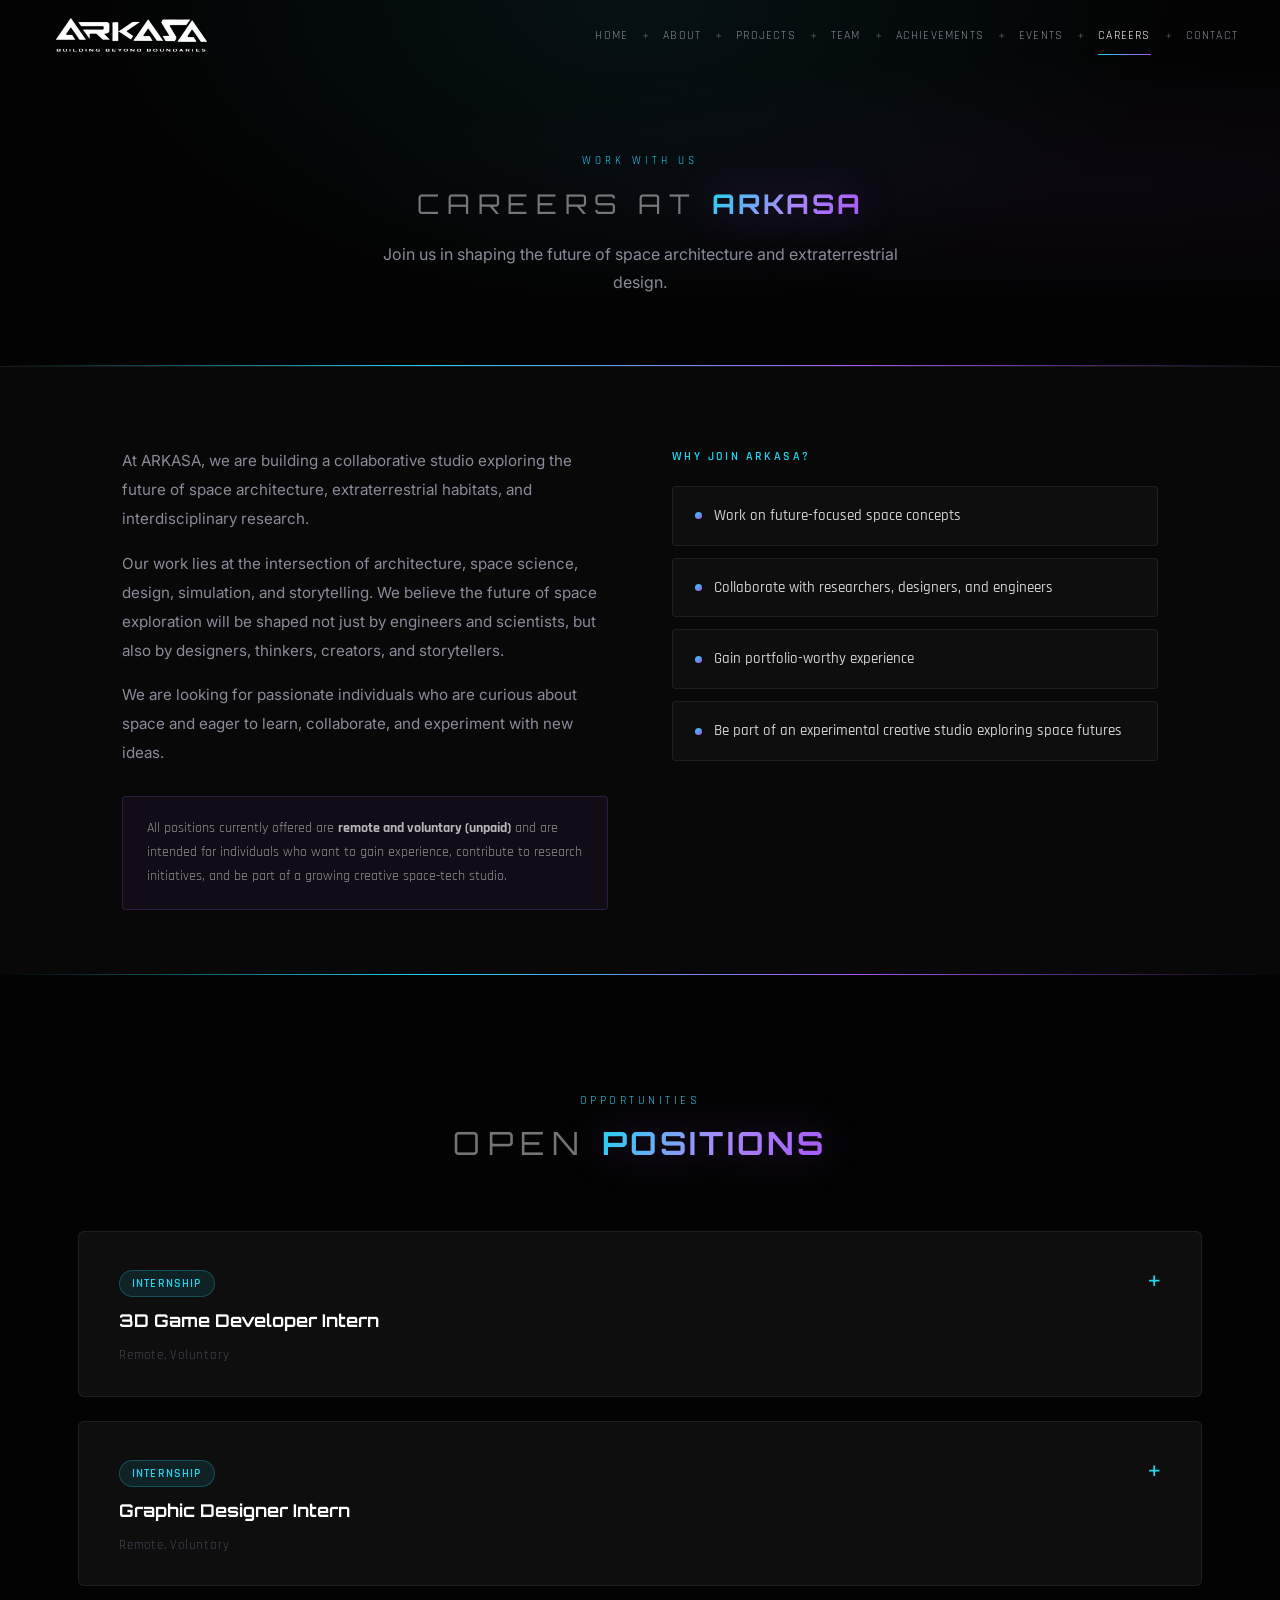
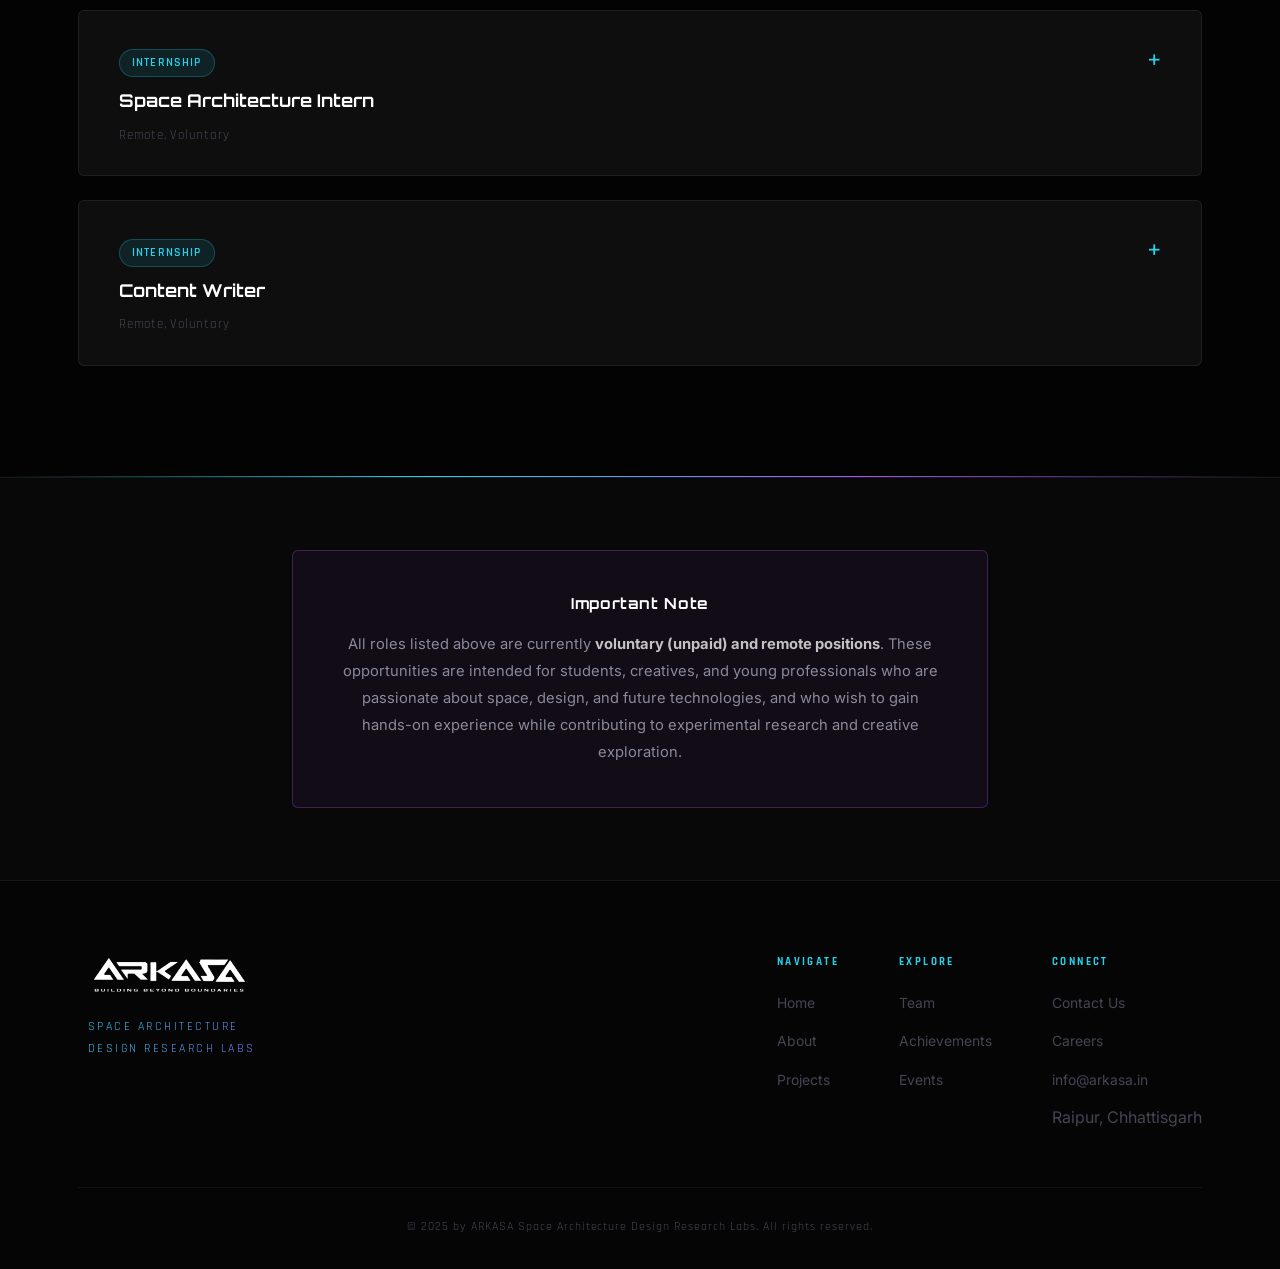
<file: careers.html>
<!DOCTYPE html>
<html lang="en">
<head>
  <meta charset="UTF-8"/><meta name="viewport" content="width=device-width,initial-scale=1.0"/>
  <title>Careers, ARKASA</title>
  <link rel="preconnect" href="https://fonts.googleapis.com"/>
  <link rel="preconnect" href="https://fonts.gstatic.com" crossorigin/>
  <link href="https://fonts.googleapis.com/css2?family=Orbitron:wght@400;600;700;900&family=Inter:wght@300;400;500;600&family=Rajdhani:wght@300;400;500;600&display=swap" rel="stylesheet"/>
  <link rel="stylesheet" href="styles.css"/>
  <style>
    /* Why Join */
    .cjoin{background:var(--bg-2);padding:80px 0 64px;border-top:1px solid var(--border);}
    .cjoin-inner{max-width:1100px;margin:0 auto;padding:0 32px;display:grid;grid-template-columns:1fr 1fr;gap:64px;align-items:start;}
    .cjoin-body p{color:var(--text-muted);font-size:.95rem;line-height:1.9;margin-bottom:16px;}
    .cjoin-pills{display:flex;flex-direction:column;gap:12px;}
    .cjoin-pill{background:var(--bg-card);border:1px solid var(--border);border-radius:4px;padding:16px 22px;font-family:'Rajdhani',sans-serif;font-size:.95rem;color:rgba(255,255,255,.8);font-weight:500;display:flex;align-items:center;gap:12px;transition:border-color .25s,color .25s;}
    .cjoin-pill::before{content:'';width:7px;height:7px;border-radius:50%;background:linear-gradient(135deg,#22d3ee,#a855f7);flex-shrink:0;}
    .cjoin-pill:hover{border-color:rgba(34,211,238,.4);color:#fff;}
    .cjoin-note{margin-top:28px;padding:20px 24px;background:rgba(168,85,247,.06);border:1px solid rgba(168,85,247,.2);border-radius:4px;font-family:'Rajdhani',sans-serif;font-size:.88rem;color:rgba(255,255,255,.55);line-height:1.7;}
    @media(max-width:768px){.cjoin-inner{grid-template-columns:1fr;gap:40px;}}
    @media(max-width:480px){
      .pos-header{padding:22px 20px 16px;}
      .pos-body{padding:0 20px 24px;}
      .pos-title{font-size:.95rem;}
      .pos-apply-row{flex-direction:column;align-items:flex-start;gap:12px;}
      .pos-apply-btn{width:100%;text-align:center;}
      .careers-note-inner{padding:0 20px;}
      .note-box{padding:24px 20px;}
      .cjoin-inner{padding-left:20px;padding-right:20px;}
    }
    @media(max-width:380px){
      .pos-header{padding:18px 16px 14px;}
      .pos-body{padding:0 16px 20px;}
      .careers-note-inner{padding:0 14px;}
      .note-box{padding:20px 14px;}
      .cjoin-inner{padding-left:14px;padding-right:14px;}
    }
    /* Position cards */
    .positions-grid{display:grid;grid-template-columns:1fr;gap:0;}
    .pos-card{background:var(--bg-card);border:1px solid var(--border);border-radius:6px;overflow:hidden;transition:border-color .3s,box-shadow .3s;margin-bottom:24px;}
    .pos-card:last-child{margin-bottom:0;}
    .pos-card:hover{border-color:rgba(34,211,238,.35);box-shadow:0 16px 48px rgba(34,211,238,.08);}
    .pos-header{padding:36px 40px 28px;cursor:pointer;display:flex;align-items:flex-start;justify-content:space-between;gap:24px;}
    .pos-meta{flex:1;}
    .pos-badge{display:inline-block;padding:3px 12px;border-radius:20px;font-family:'Rajdhani',sans-serif;font-size:.72rem;font-weight:600;letter-spacing:.1em;text-transform:uppercase;background:rgba(34,211,238,.1);color:var(--cyan);border:1px solid rgba(34,211,238,.25);margin-bottom:12px;}
    .pos-title{font-family:'Orbitron',sans-serif;font-size:1.1rem;font-weight:700;color:#fff;line-height:1.3;margin-bottom:8px;}
    .pos-type{font-family:'Rajdhani',sans-serif;font-size:.82rem;color:var(--text-dim);letter-spacing:.06em;}
    .pos-toggle{font-size:1.4rem;color:var(--cyan);flex-shrink:0;transition:transform .3s;user-select:none;line-height:1;}
    .pos-card.open .pos-toggle{transform:rotate(45deg);}
    .pos-body{display:none;padding:0 40px 36px;border-top:1px solid var(--border);}
    .pos-card.open .pos-body{display:block;}
    .pos-desc{color:var(--text-muted);font-size:.93rem;line-height:1.85;margin-bottom:24px;padding-top:24px;}
    .pos-section-title{font-family:'Rajdhani',sans-serif;font-size:.75rem;font-weight:700;letter-spacing:.18em;text-transform:uppercase;color:var(--cyan);margin-bottom:12px;margin-top:24px;}
    .pos-list{list-style:none;padding:0;margin:0;display:flex;flex-direction:column;gap:9px;margin-bottom:4px;}
    .pos-list li{color:var(--text-muted);font-size:.88rem;line-height:1.7;padding-left:20px;position:relative;}
    .pos-list li::before{content:'+';position:absolute;left:0;color:var(--cyan);font-size:.8rem;font-weight:700;}
    .pos-subsection{margin-top:20px;}
    .pos-subsection h5{font-family:'Rajdhani',sans-serif;font-size:.82rem;font-weight:700;color:rgba(255,255,255,.75);letter-spacing:.06em;text-transform:uppercase;margin-bottom:8px;}
    .pos-apply-row{margin-top:28px;padding-top:24px;border-top:1px solid var(--border);display:flex;align-items:center;gap:20px;flex-wrap:wrap;}
    .pos-apply-btn{display:inline-block;padding:13px 36px;background:linear-gradient(90deg,#22d3ee,#a855f7);color:#000;font-family:'Orbitron',sans-serif;font-size:.75rem;font-weight:700;letter-spacing:.1em;text-transform:uppercase;border-radius:3px;text-decoration:none;transition:opacity .25s,transform .25s,box-shadow .25s;box-shadow:0 0 24px rgba(34,211,238,.2);}
    .pos-apply-btn:hover{opacity:.88;transform:translateY(-2px);box-shadow:0 6px 32px rgba(168,85,247,.35);}
    /* Note */
    .careers-note{background:var(--bg-2);padding:72px 0;border-top:1px solid var(--border);}
    .careers-note-inner{max-width:760px;margin:0 auto;padding:0 32px;text-align:center;}
    .note-box{border:1px solid rgba(168,85,247,.3);background:rgba(168,85,247,.06);border-radius:6px;padding:40px 48px;}
    .note-box h3{font-family:'Orbitron',sans-serif;font-size:.95rem;font-weight:700;color:#fff;margin-bottom:14px;letter-spacing:.04em;}
    .note-box p{color:var(--text-muted);font-size:.92rem;line-height:1.85;}
    @media(max-width:600px){.pos-header{padding:28px 24px 22px;}.pos-body{padding:0 24px 28px;}.note-box{padding:28px 24px;}}
  </style>
</head>
<body>
<header id="navbar">
  <nav class="nav-container">
    <a href="index.html" class="nav-logo"><img src="assets/images/logo-white.png" alt="ARKASA"/></a>
    <ul class="nav-links" id="navLinks">
      <li><a href="index.html"        class="nav-link">Home</a></li>
      <li><a href="about.html"        class="nav-link">About</a></li>
      <li><a href="projects.html"     class="nav-link">Projects</a></li>
      <li><a href="team.html"         class="nav-link">Team</a></li>
      <li><a href="achievements.html" class="nav-link">Achievements</a></li>
      <li><a href="events.html"       class="nav-link">Events</a></li>
      <li><a href="careers.html"      class="nav-link active">Careers</a></li>
      <li><a href="contact.html"      class="nav-link">Contact</a></li>
    </ul>
    <button class="hamburger" id="hamburger"><span></span><span></span><span></span></button>
  </nav>
</header>

<div class="page-hero">
  <div class="page-hero-content">
    <span class="page-hero-lbl">Work With Us</span>
    <h1 class="page-hero-title">Careers at <span class="grad-text">ARKASA</span></h1>
    <p class="page-hero-sub">Join us in shaping the future of space architecture and extraterrestrial design.</p>
  </div>
</div>

<!-- WHY JOIN -->
<section class="cjoin reveal">
  <div class="cjoin-inner">
    <div class="cjoin-body">
      <p>At ARKASA, we are building a collaborative studio exploring the future of space architecture, extraterrestrial habitats, and interdisciplinary research.</p>
      <p>Our work lies at the intersection of architecture, space science, design, simulation, and storytelling. We believe the future of space exploration will be shaped not just by engineers and scientists, but also by designers, thinkers, creators, and storytellers.</p>
      <p>We are looking for passionate individuals who are curious about space and eager to learn, collaborate, and experiment with new ideas.</p>
      <div class="cjoin-note">All positions currently offered are <strong style="color:rgba(255,255,255,.7);">remote and voluntary (unpaid)</strong> and are intended for individuals who want to gain experience, contribute to research initiatives, and be part of a growing creative space-tech studio.</div>
    </div>
    <div>
      <p style="font-family:'Rajdhani',sans-serif;font-size:.75rem;font-weight:600;letter-spacing:.2em;text-transform:uppercase;color:var(--cyan);margin-bottom:18px;">Why Join ARKASA?</p>
      <div class="cjoin-pills">
        <div class="cjoin-pill">Work on future-focused space concepts</div>
        <div class="cjoin-pill">Collaborate with researchers, designers, and engineers</div>
        <div class="cjoin-pill">Gain portfolio-worthy experience</div>
        <div class="cjoin-pill">Be part of an experimental creative studio exploring space futures</div>
      </div>
    </div>
  </div>
</section>
<div class="nebula-line"></div>

<!-- OPEN POSITIONS -->
<section class="section" style="background:var(--bg);">
  <div class="container">
    <div class="section-header reveal">
      <span class="section-label">Opportunities</span>
      <h2 class="section-title">Open <span class="grad-text">Positions</span></h2>
    </div>

    <!-- 3D Game Developer -->
    <div class="pos-card reveal" data-delay="0">
      <div class="pos-header" onclick="togglePos(this)">
        <div class="pos-meta">
          <span class="pos-badge">Internship</span>
          <h3 class="pos-title">3D Game Developer Intern</h3>
          <span class="pos-type">Remote, Voluntary</span>
        </div>
        <span class="pos-toggle">+</span>
      </div>
      <div class="pos-body">
        <p class="pos-desc">As a 3D Game Developer Intern, you will work on developing interactive simulation environments and visual tools that support our research on extraterrestrial habitats and space systems.</p>
        <p class="pos-section-title">Responsibilities</p>
        <ul class="pos-list">
          <li>Developing interactive 3D/2D simulations, prototypes, and visualization tools supporting ARKASA's extraterrestrial habitat research</li>
          <li>Implementing gameplay mechanics, physics systems, and environment interactions</li>
          <li>Assisting in procedural generation and simulation of extraterrestrial terrains</li>
          <li>Optimizing assets, lighting, animation, and performance for smooth execution</li>
          <li>Collaborating with architects, designers, and researchers to translate conceptual models into simulation environments</li>
          <li>Debugging and refining game systems for stability and accuracy</li>
        </ul>
        <div class="pos-apply-row">
          <a class="pos-apply-btn" href="https://forms.gle/6U9YN4Mn6bPKJTL87" target="_blank" rel="noopener noreferrer">Apply Here</a>
          <span style="font-family:'Rajdhani',sans-serif;font-size:.82rem;color:var(--text-dim);">Remote &#183; Voluntary &#183; Internship</span>
        </div>
      </div>
    </div>

    <!-- Graphic Designer -->
    <div class="pos-card reveal" data-delay="100">
      <div class="pos-header" onclick="togglePos(this)">
        <div class="pos-meta">
          <span class="pos-badge">Internship</span>
          <h3 class="pos-title">Graphic Designer Intern</h3>
          <span class="pos-type">Remote, Voluntary</span>
        </div>
        <span class="pos-toggle">+</span>
      </div>
      <div class="pos-body">
        <p class="pos-desc">As a Graphic Design Intern, you will help communicate ARKASA's ideas through strong visual storytelling and digital content.</p>
        <p class="pos-section-title">Responsibilities</p>
        <div class="pos-subsection">
          <h5>Social Media &amp; Content Strategy</h5>
          <ul class="pos-list">
            <li>Curate and schedule content across platforms such as Instagram and LinkedIn</li>
            <li>Translate complex space-related concepts into engaging digital narratives</li>
            <li>Craft visual campaigns around space architecture, futurism, and studio research</li>
            <li>Monitor trends in design, space-tech, and storytelling</li>
            <li>Track engagement metrics to refine content strategies</li>
          </ul>
        </div>
        <div class="pos-subsection">
          <h5>Graphic Design &amp; Visual Storytelling</h5>
          <ul class="pos-list">
            <li>Design posters, carousels, and digital assets aligned with ARKASA's visual identity</li>
            <li>Create speculative visuals, mood boards, and teaser content</li>
            <li>Develop clean, futuristic layouts for conceptual projects</li>
            <li>Maintain brand consistency and design reusable content templates</li>
          </ul>
        </div>
        <p class="pos-section-title" style="margin-top:28px;">You're a Good Fit If You</p>
        <ul class="pos-list">
          <li>Are proficient in Adobe Suite (Photoshop, Illustrator), Canva, or Figma</li>
          <li>Have a strong sense of clean, futuristic design aesthetics</li>
          <li>Enjoy visual storytelling and concept-driven design</li>
          <li>Are curious about space architecture and speculative design</li>
          <li>Can work independently while managing creative responsibilities</li>
        </ul>
        <div class="pos-apply-row">
          <a class="pos-apply-btn" href="https://forms.gle/6U9YN4Mn6bPKJTL87" target="_blank" rel="noopener noreferrer">Apply Here</a>
          <span style="font-family:'Rajdhani',sans-serif;font-size:.82rem;color:var(--text-dim);">Remote &#183; Voluntary &#183; Internship</span>
        </div>
      </div>
    </div>

    <!-- Space Architecture Intern -->
    <div class="pos-card reveal" data-delay="200">
      <div class="pos-header" onclick="togglePos(this)">
        <div class="pos-meta">
          <span class="pos-badge">Internship</span>
          <h3 class="pos-title">Space Architecture Intern</h3>
          <span class="pos-type">Remote, Voluntary</span>
        </div>
        <span class="pos-toggle">+</span>
      </div>
      <div class="pos-body">
        <p class="pos-desc">As a Space Architecture Intern, you will assist in research and conceptual design projects exploring habitats, infrastructure, and spatial systems for space environments.</p>
        <p class="pos-section-title">Responsibilities</p>
        <ul class="pos-list">
          <li>Assisting in the development of architectural plans, designs, drawings, and conceptual research</li>
          <li>Conducting research on materials, construction techniques, and sustainability practices</li>
          <li>Collaborating with the team on concept development and project presentations</li>
          <li>Using architectural software to develop models, renders, and visualizations</li>
          <li>Contributing to research initiatives and conceptual space habitat studies</li>
        </ul>
        <div class="pos-apply-row">
          <a class="pos-apply-btn" href="https://forms.gle/6U9YN4Mn6bPKJTL87" target="_blank" rel="noopener noreferrer">Apply Here</a>
          <span style="font-family:'Rajdhani',sans-serif;font-size:.82rem;color:var(--text-dim);">Remote &#183; Voluntary &#183; Internship</span>
        </div>
      </div>
    </div>

    <!-- Content Writer -->
    <div class="pos-card reveal" data-delay="300">
      <div class="pos-header" onclick="togglePos(this)">
        <div class="pos-meta">
          <span class="pos-badge">Internship</span>
          <h3 class="pos-title">Content Writer</h3>
          <span class="pos-type">Remote, Voluntary</span>
        </div>
        <span class="pos-toggle">+</span>
      </div>
      <div class="pos-body">
        <p class="pos-desc">As a Content Writer, you will help communicate ARKASA's ideas, research, and projects to a global audience through engaging narratives.</p>
        <p class="pos-section-title">Responsibilities</p>
        <ul class="pos-list">
          <li>Researching and developing compelling narratives around space architecture and cosmic design principles</li>
          <li>Creating editorial content, articles, and press materials for digital and print platforms</li>
          <li>Crafting social media campaigns to enhance ARKASA's outreach</li>
          <li>Developing SEO-driven content strategies to increase visibility</li>
          <li>Collaborating with the team to refine communication and storytelling strategies</li>
        </ul>
        <div class="pos-apply-row">
          <a class="pos-apply-btn" href="https://forms.gle/6U9YN4Mn6bPKJTL87" target="_blank" rel="noopener noreferrer">Apply Here</a>
          <span style="font-family:'Rajdhani',sans-serif;font-size:.82rem;color:var(--text-dim);">Remote &#183; Voluntary &#183; Internship</span>
        </div>
      </div>
    </div>

  </div>
</section>
<div class="nebula-line"></div>

<!-- IMPORTANT NOTE -->
<section class="careers-note">
  <div class="careers-note-inner reveal">
    <div class="note-box">
      <h3>Important Note</h3>
      <p>All roles listed above are currently <strong style="color:rgba(255,255,255,.75);">voluntary (unpaid) and remote positions</strong>. These opportunities are intended for students, creatives, and young professionals who are passionate about space, design, and future technologies, and who wish to gain hands-on experience while contributing to experimental research and creative exploration.</p>
    </div>
  </div>
</section>

<footer class="footer">
  <div class="container">
    <div class="footer-inner">
      <div class="footer-brand"><img src="assets/images/logo-white.png" alt="ARKASA" class="footer-logo"/><p class="footer-tagline">Space Architecture<br/>Design Research Labs</p></div>
      <div class="footer-cols">
        <div class="footer-col"><h4>Navigate</h4><ul><li><a href="index.html">Home</a></li><li><a href="about.html">About</a></li><li><a href="projects.html">Projects</a></li></ul></div>
        <div class="footer-col"><h4>Explore</h4><ul><li><a href="team.html">Team</a></li><li><a href="achievements.html">Achievements</a></li><li><a href="events.html">Events</a></li></ul></div>
        <div class="footer-col"><h4>Connect</h4><ul><li><a href="contact.html">Contact Us</a></li><li><a href="careers.html">Careers</a></li><li><a href="mailto:info@arkasa.in">info@arkasa.in</a></li><li><span style="color:var(--text-dim)">Raipur, Chhattisgarh</span></li></ul></div>
      </div>
    </div>
    <div class="footer-bottom">&#169; 2025 by ARKASA Space Architecture Design Research Labs. All rights reserved.</div>
  </div>
</footer>
<script src="script.js"></script>
<script>
function togglePos(header){
  var card = header.closest('.pos-card');
  card.classList.toggle('open');
}
</script>
</body>
</html>
</file>
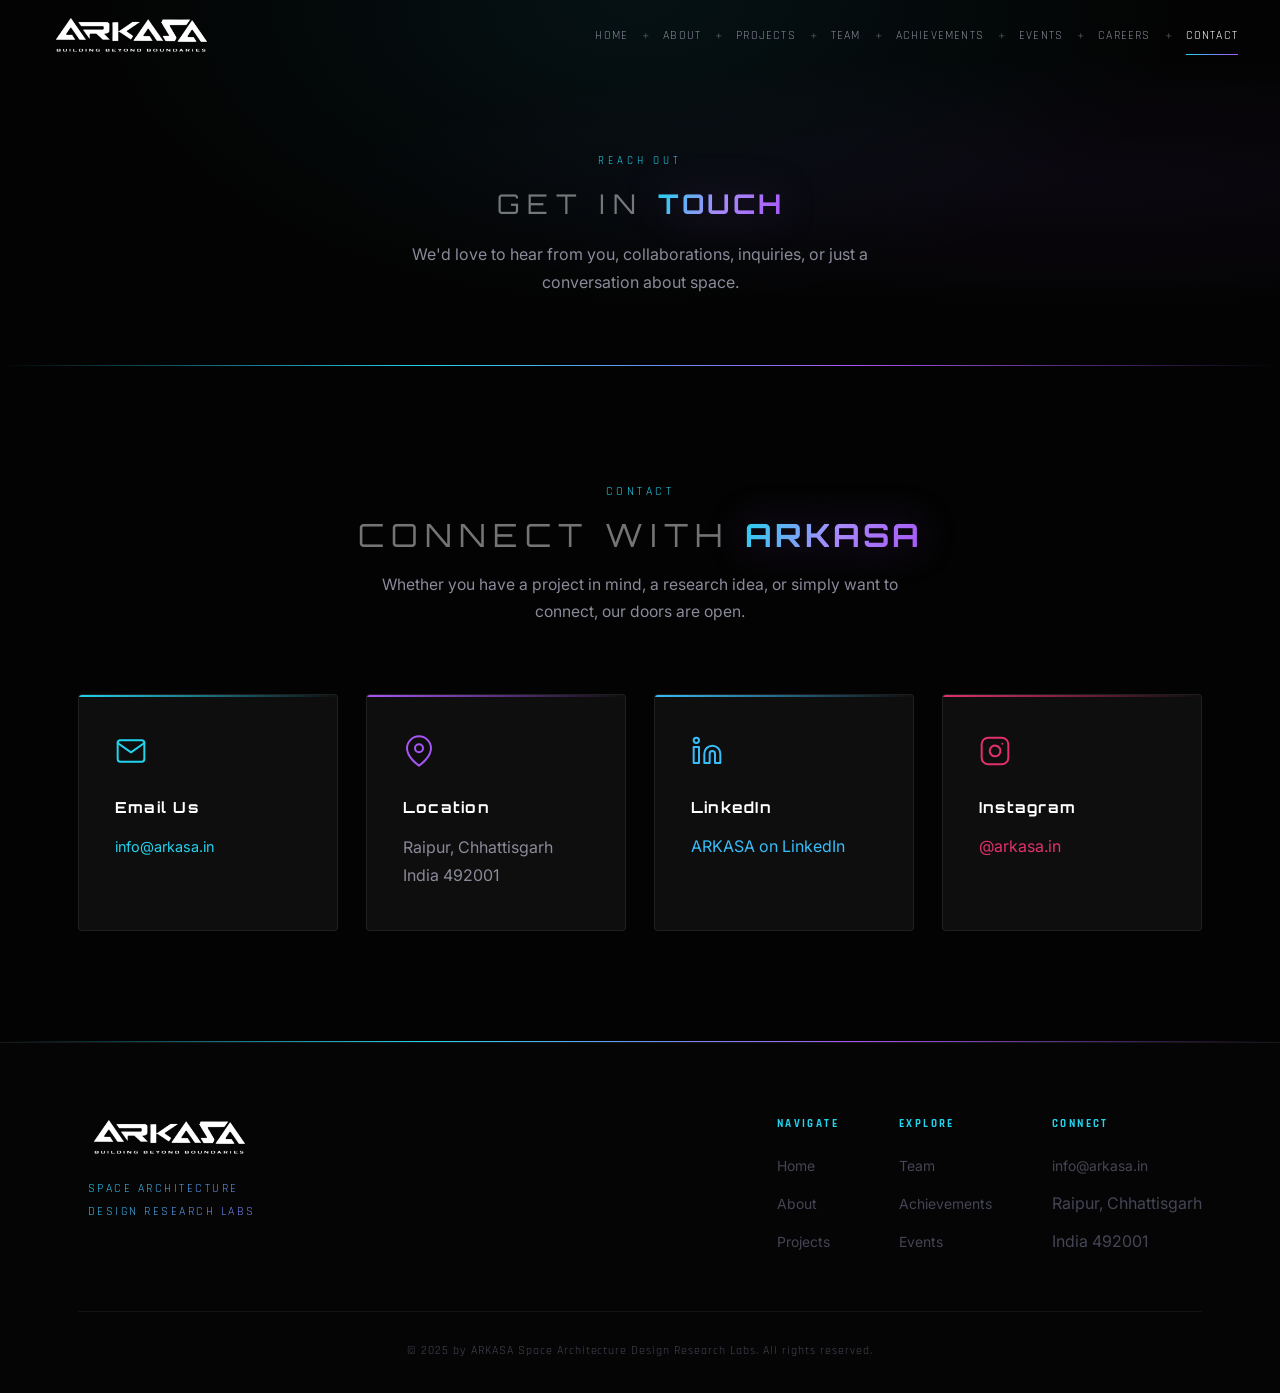
<file: contact.html>
<!DOCTYPE html>
<html lang="en">
<head>
  <meta charset="UTF-8"/><meta name="viewport" content="width=device-width,initial-scale=1.0"/>
  <title>Contact, ARKASA</title>
  <link rel="preconnect" href="https://fonts.googleapis.com"/>
  <link rel="preconnect" href="https://fonts.gstatic.com" crossorigin/>
  <link href="https://fonts.googleapis.com/css2?family=Orbitron:wght@400;600;700;900&family=Inter:wght@300;400;500;600&family=Rajdhani:wght@300;400;500;600&display=swap" rel="stylesheet"/>
  <link rel="stylesheet" href="styles.css"/>
</head>
<body>
<header id="navbar">
  <nav class="nav-container">
    <a href="index.html" class="nav-logo"><img src="assets/images/logo-white.png" alt="ARKASA"/></a>
    <ul class="nav-links" id="navLinks">
      <li><a href="index.html"        class="nav-link">Home</a></li>
      <li><a href="about.html"        class="nav-link">About</a></li>
      <li><a href="projects.html"     class="nav-link">Projects</a></li>
      <li><a href="team.html"         class="nav-link">Team</a></li>
      <li><a href="achievements.html" class="nav-link">Achievements</a></li>
      <li><a href="events.html"       class="nav-link">Events</a></li>
      <li><a href="careers.html"      class="nav-link">Careers</a></li>
      <li><a href="contact.html"      class="nav-link active">Contact</a></li>
    </ul>
    <button class="hamburger" id="hamburger"><span></span><span></span><span></span></button>
  </nav>
</header>

<!-- PAGE HERO -->
<div class="page-hero">
  <div class="page-hero-content">
    <span class="page-hero-lbl">Reach Out</span>
    <h1 class="page-hero-title">Get in <span class="grad-text">Touch</span></h1>
    <p class="page-hero-sub">We'd love to hear from you, collaborations, inquiries, or just a conversation about space.</p>
  </div>
</div>

<!-- CONTACT SECTION -->
<section class="section" style="background:var(--bg);">
  <div class="container">
    <div class="section-header reveal">
      <span class="section-label">Contact</span>
      <h2 class="section-title">Connect with <span class="grad-text">ARKASA</span></h2>
      <p class="section-subtitle">Whether you have a project in mind, a research idea, or simply want to connect, our doors are open.</p>
    </div>

    <div class="reveal" style="display:grid;grid-template-columns:repeat(auto-fit,minmax(260px,1fr));gap:28px;margin-top:56px;">

      <!-- Email -->
      <div style="background:var(--bg-card);border:1px solid var(--border);border-radius:4px;padding:40px 36px;position:relative;overflow:hidden;">
        <div style="position:absolute;top:0;left:0;right:0;height:2px;background:linear-gradient(90deg,var(--cyan),transparent);"></div>
        <div style="margin-bottom:20px;">
          <svg width="32" height="32" viewBox="0 0 24 24" fill="none" stroke="#22d3ee" stroke-width="1.5" stroke-linecap="round" stroke-linejoin="round">
            <path d="M4 4h16c1.1 0 2 .9 2 2v12c0 1.1-.9 2-2 2H4c-1.1 0-2-.9-2-2V6c0-1.1.9-2 2-2z"/>
            <polyline points="22,6 12,13 2,6"/>
          </svg>
        </div>
        <h3 style="font-family:'Orbitron',sans-serif;font-size:.95rem;font-weight:700;color:#fff;letter-spacing:.08em;margin-bottom:12px;">Email Us</h3>
        <a href="mailto:info@arkasa.in" style="color:var(--cyan);font-size:.9rem;white-space:nowrap;text-decoration:none;transition:opacity .2s;" onmouseover="this.style.opacity='.7'" onmouseout="this.style.opacity='1'">info@arkasa.in</a>
      </div>

      <!-- Location -->
      <div style="background:var(--bg-card);border:1px solid var(--border);border-radius:4px;padding:40px 36px;position:relative;overflow:hidden;">
        <div style="position:absolute;top:0;left:0;right:0;height:2px;background:linear-gradient(90deg,var(--violet),transparent);"></div>
        <div style="margin-bottom:20px;">
          <svg width="32" height="32" viewBox="0 0 24 24" fill="none" stroke="#a855f7" stroke-width="1.5" stroke-linecap="round" stroke-linejoin="round">
            <path d="M21 10c0 7-9 13-9 13S3 17 3 10a9 9 0 0 1 18 0z"/>
            <circle cx="12" cy="10" r="3"/>
          </svg>
        </div>
        <h3 style="font-family:'Orbitron',sans-serif;font-size:.95rem;font-weight:700;color:#fff;letter-spacing:.08em;margin-bottom:12px;">Location</h3>
        <p style="color:var(--text-muted);font-size:1rem;line-height:1.8;margin:0;">Raipur, Chhattisgarh<br/>India 492001</p>
      </div>

      <!-- LinkedIn -->
      <div style="background:var(--bg-card);border:1px solid var(--border);border-radius:4px;padding:40px 36px;position:relative;overflow:hidden;">
        <div style="position:absolute;top:0;left:0;right:0;height:2px;background:linear-gradient(90deg,#38bdf8,transparent);"></div>
        <div style="margin-bottom:20px;">
          <svg width="32" height="32" viewBox="0 0 24 24" fill="none" stroke="#38bdf8" stroke-width="1.5" stroke-linecap="round" stroke-linejoin="round">
            <path d="M16 8a6 6 0 0 1 6 6v7h-4v-7a2 2 0 0 0-2-2 2 2 0 0 0-2 2v7h-4v-7a6 6 0 0 1 6-6z"/>
            <rect x="2" y="9" width="4" height="12"/>
            <circle cx="4" cy="4" r="2"/>
          </svg>
        </div>
        <h3 style="font-family:'Orbitron',sans-serif;font-size:.95rem;font-weight:700;color:#fff;letter-spacing:.08em;margin-bottom:12px;">LinkedIn</h3>
        <a href="https://www.linkedin.com/company/arkasa-in/" target="_blank" rel="noopener noreferrer" style="color:#38bdf8;font-size:1rem;text-decoration:none;transition:opacity .2s;" onmouseover="this.style.opacity='.7'" onmouseout="this.style.opacity='1'">ARKASA on LinkedIn</a>
      </div>

      <!-- Instagram -->
      <div style="background:var(--bg-card);border:1px solid var(--border);border-radius:4px;padding:40px 36px;position:relative;overflow:hidden;">
        <div style="position:absolute;top:0;left:0;right:0;height:2px;background:linear-gradient(90deg,#e1306c,transparent);"></div>
        <div style="margin-bottom:20px;">
          <svg width="32" height="32" viewBox="0 0 24 24" fill="none" stroke="#e1306c" stroke-width="1.5" stroke-linecap="round" stroke-linejoin="round">
            <rect x="2" y="2" width="20" height="20" rx="5" ry="5"/>
            <path d="M16 11.37A4 4 0 1 1 12.63 8 4 4 0 0 1 16 11.37z"/>
            <line x1="17.5" y1="6.5" x2="17.51" y2="6.5"/>
          </svg>
        </div>
        <h3 style="font-family:'Orbitron',sans-serif;font-size:.95rem;font-weight:700;color:#fff;letter-spacing:.08em;margin-bottom:12px;">Instagram</h3>
        <a href="https://www.instagram.com/arkasa.in/" target="_blank" rel="noopener noreferrer" style="color:#e1306c;font-size:1rem;text-decoration:none;transition:opacity .2s;" onmouseover="this.style.opacity='.7'" onmouseout="this.style.opacity='1'">@arkasa.in</a>
      </div>

    </div>
  </div>
</section>
<div class="nebula-line"></div>

<footer class="footer">
  <div class="container">
    <div class="footer-inner">
      <div class="footer-brand">
        <img src="assets/images/logo-white.png" alt="ARKASA" class="footer-logo"/>
        <p class="footer-tagline">Space Architecture<br/>Design Research Labs</p>
      </div>
      <div class="footer-cols">
        <div class="footer-col"><h4>Navigate</h4><ul><li><a href="index.html">Home</a></li><li><a href="about.html">About</a></li><li><a href="projects.html">Projects</a></li></ul></div>
        <div class="footer-col"><h4>Explore</h4><ul><li><a href="team.html">Team</a></li><li><a href="achievements.html">Achievements</a></li><li><a href="events.html">Events</a></li></ul></div>
        <div class="footer-col"><h4>Connect</h4><ul><li><a href="mailto:info@arkasa.in">info@arkasa.in</a></li><li><span style="color:var(--text-dim)">Raipur, Chhattisgarh</span></li><li><span style="color:var(--text-dim)">India 492001</span></li></ul></div>
      </div>
    </div>
    <div class="footer-bottom">&#169; 2025 by ARKASA Space Architecture Design Research Labs. All rights reserved.</div>
  </div>
</footer>
<script src="script.js"></script>
</body>
</html>
</file>
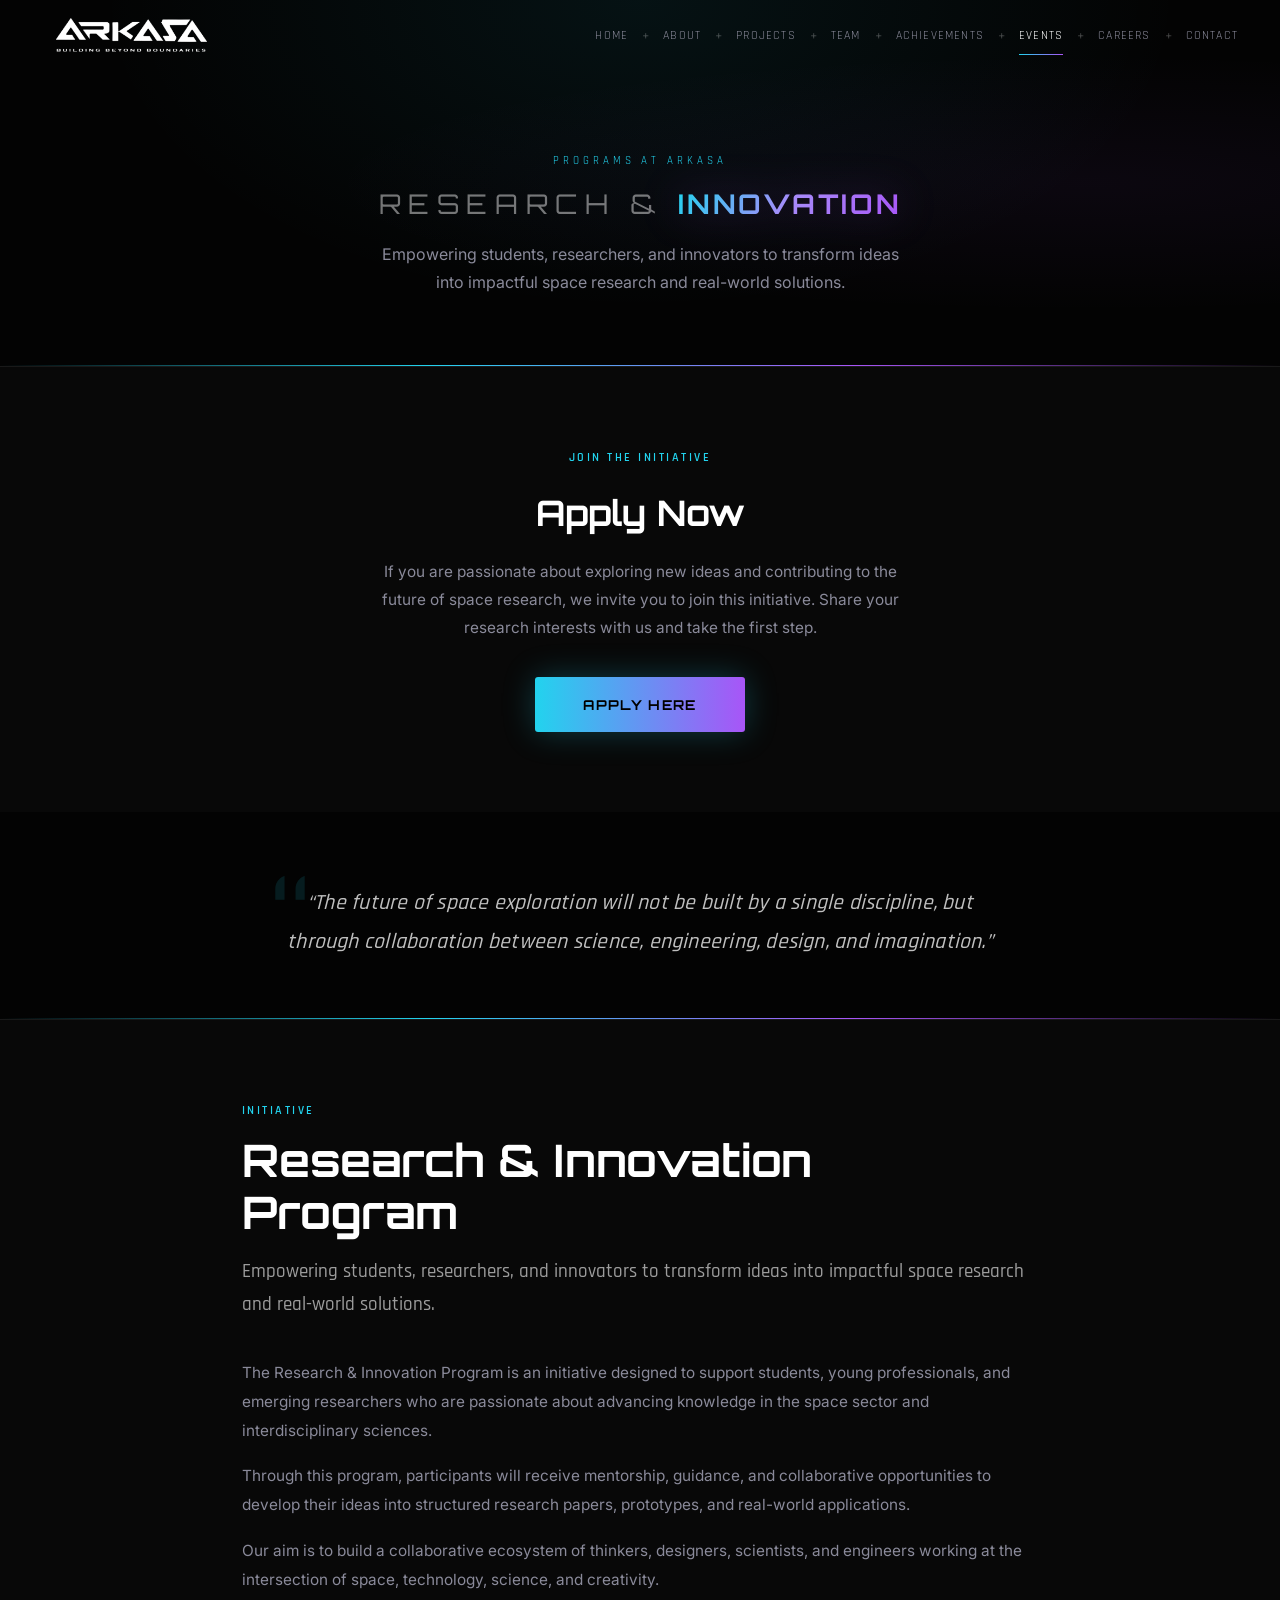
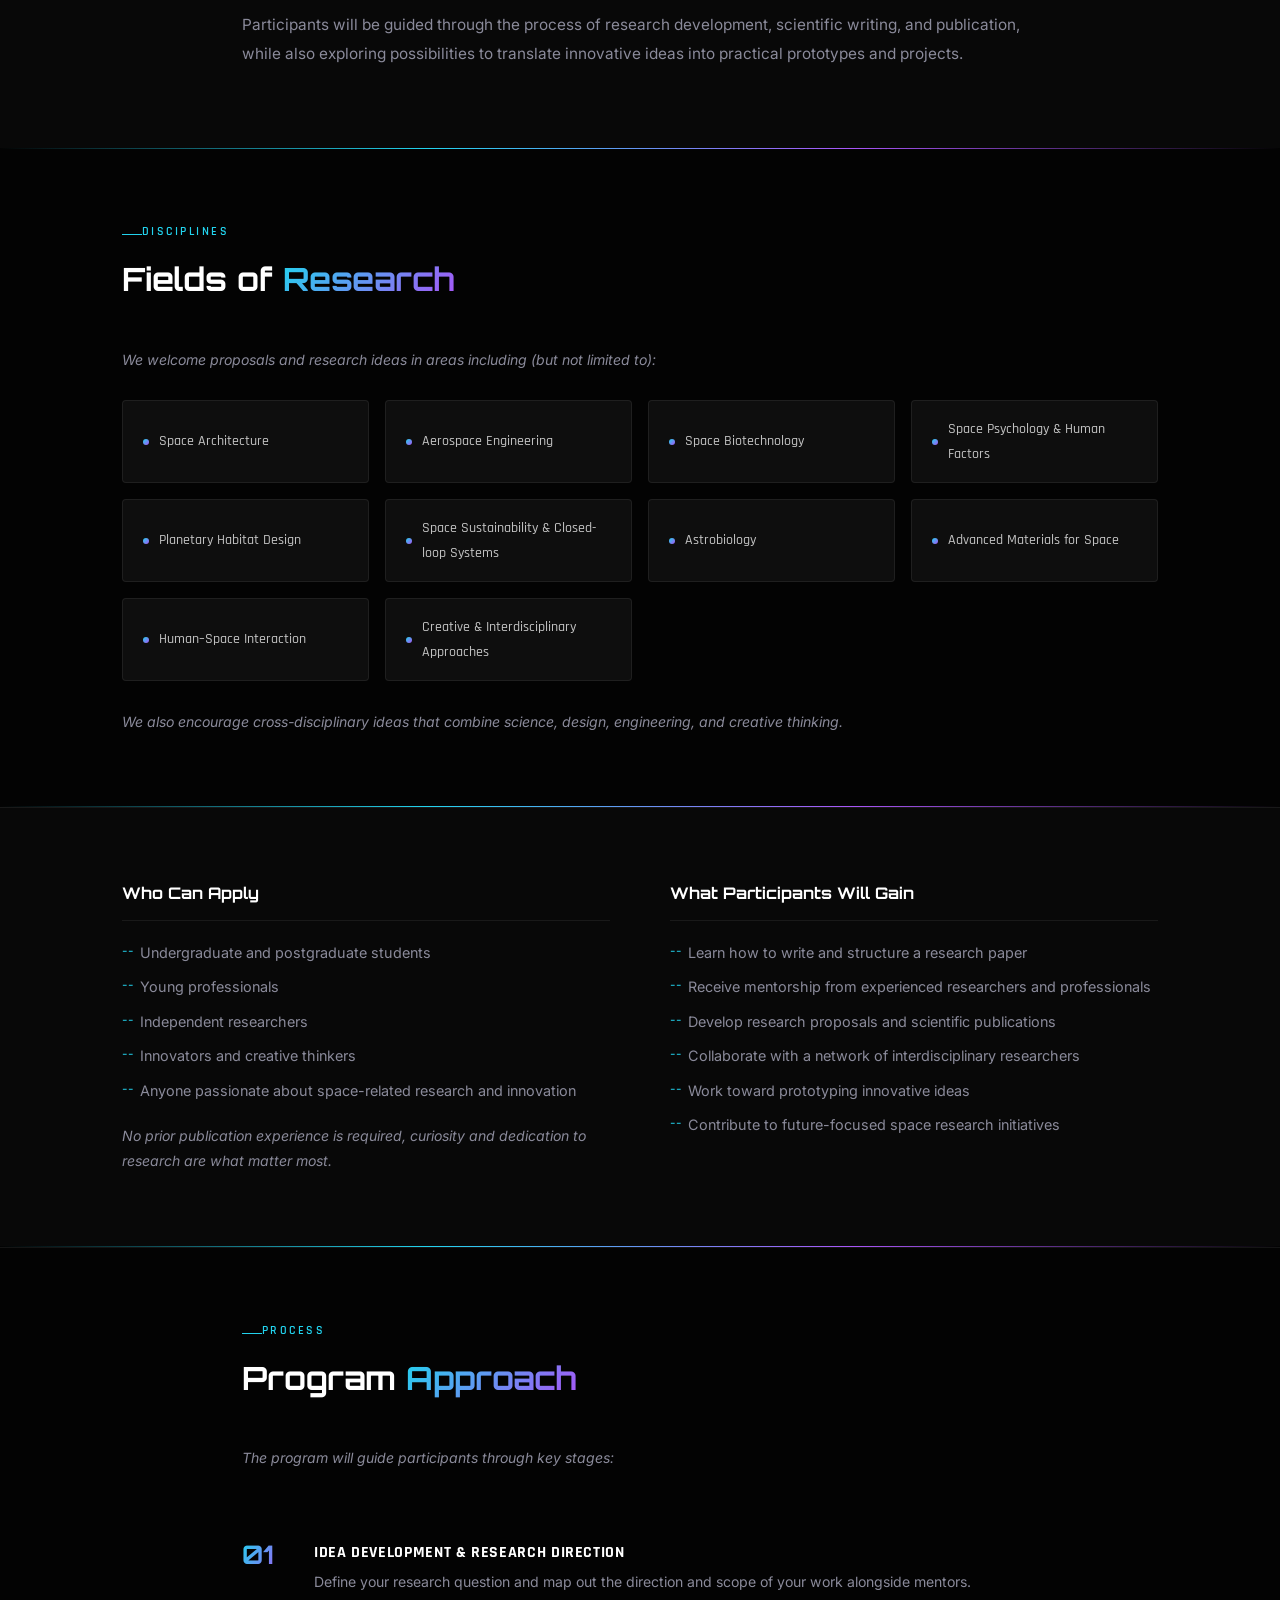
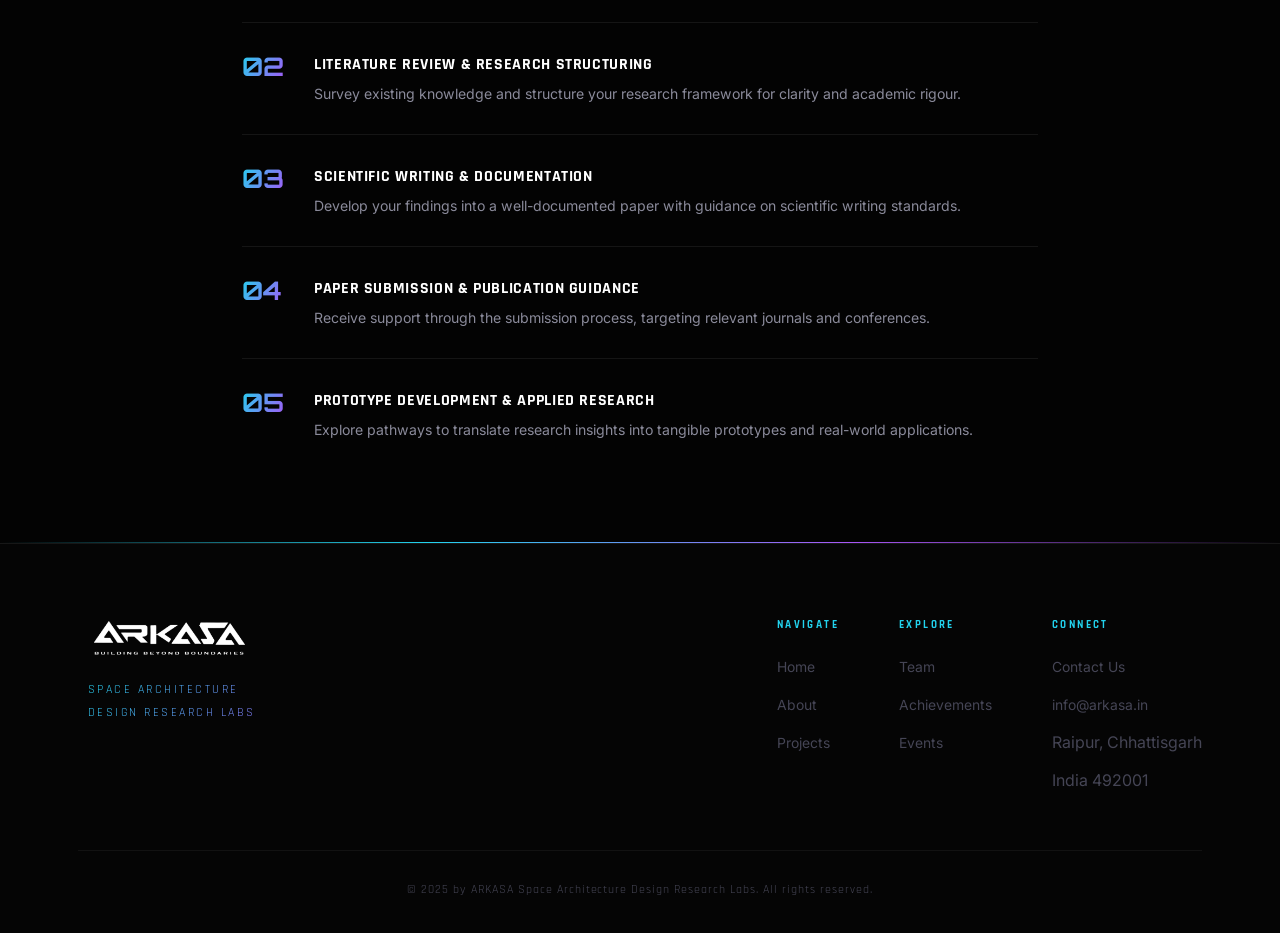
<file: events.html>
<!DOCTYPE html>
<html lang="en">
<head>
  <meta charset="UTF-8"/><meta name="viewport" content="width=device-width,initial-scale=1.0"/>
  <title>Events &amp; Programs, ARKASA</title>
  <link rel="preconnect" href="https://fonts.googleapis.com"/>
  <link rel="preconnect" href="https://fonts.gstatic.com" crossorigin/>
  <link href="https://fonts.googleapis.com/css2?family=Orbitron:wght@400;600;700;900&family=Inter:wght@300;400;500;600&family=Rajdhani:wght@300;400;500;600&display=swap" rel="stylesheet"/>
  <link rel="stylesheet" href="styles.css"/>
  <style>
    .rip-quote-wrap{padding:72px 0 56px;background:var(--bg);text-align:center;}
    .rip-quote{max-width:780px;margin:0 auto;padding:0 32px;position:relative;}
    .rip-quote::before{content:'\201C';font-family:'Orbitron',sans-serif;font-size:7rem;line-height:.7;color:rgba(34,211,238,.12);position:absolute;top:-10px;left:20px;pointer-events:none;}
    .rip-quote p{font-family:'Rajdhani',sans-serif;font-size:clamp(1.05rem,2.2vw,1.35rem);font-weight:500;color:rgba(255,255,255,.75);line-height:1.8;font-style:italic;letter-spacing:.01em;}
    .rip-lead{background:var(--bg-2);padding:80px 0 64px;border-top:1px solid var(--border);}
    .rip-lead-inner{max-width:860px;margin:0 auto;padding:0 32px;}
    .rip-label{font-family:'Rajdhani',sans-serif;font-size:.78rem;font-weight:600;letter-spacing:.2em;text-transform:uppercase;color:var(--cyan);margin-bottom:14px;display:block;}
    .rip-title{font-family:'Orbitron',sans-serif;font-size:clamp(1.6rem,3.8vw,2.8rem);font-weight:700;color:#fff;margin-bottom:18px;line-height:1.15;}
    .rip-tagline{font-family:'Rajdhani',sans-serif;font-size:clamp(1rem,2vw,1.2rem);font-weight:500;color:rgba(255,255,255,.6);margin-bottom:36px;line-height:1.7;}
    .rip-body p{color:var(--text-muted);font-size:.96rem;line-height:1.9;margin-bottom:16px;}
    .rip-fields{background:var(--bg);padding:72px 0;}
    .rip-fields-inner{max-width:1100px;margin:0 auto;padding:0 32px;}
    .rip-sh{margin-bottom:40px;}
    .rip-sh .section-label{font-family:'Rajdhani',sans-serif;font-size:.78rem;font-weight:600;letter-spacing:.2em;text-transform:uppercase;color:var(--cyan);display:block;margin-bottom:10px;}
    .rip-sh h2{font-family:'Orbitron',sans-serif;font-size:clamp(1.3rem,2.8vw,2rem);font-weight:700;color:#fff;}
    .fields-grid{display:grid;grid-template-columns:repeat(auto-fill,minmax(240px,1fr));gap:16px;margin-bottom:28px;}
    .field-pill{background:var(--bg-card);border:1px solid var(--border);border-radius:4px;padding:16px 20px;font-family:'Rajdhani',sans-serif;font-size:.9rem;color:rgba(255,255,255,.75);font-weight:500;display:flex;align-items:center;gap:10px;transition:border-color .25s,color .25s;}
    .field-pill::before{content:'';width:6px;height:6px;border-radius:50%;background:linear-gradient(135deg,#22d3ee,#a855f7);flex-shrink:0;}
    .field-pill:hover{border-color:rgba(34,211,238,.4);color:#fff;}
    .rip-note{color:var(--text-muted);font-size:.88rem;line-height:1.8;font-style:italic;}
    .rip-two{background:var(--bg-2);padding:72px 0;border-top:1px solid var(--border);}
    .rip-two-inner{max-width:1100px;margin:0 auto;padding:0 32px;display:grid;grid-template-columns:1fr 1fr;gap:60px;}
    .rip-col h3{font-family:'Orbitron',sans-serif;font-size:1rem;font-weight:700;color:#fff;margin-bottom:20px;padding-bottom:12px;border-bottom:1px solid var(--border);}
    .rip-list{list-style:none;padding:0;margin:0;display:flex;flex-direction:column;gap:10px;}
    .rip-list li{color:var(--text-muted);font-size:.9rem;line-height:1.7;padding-left:18px;position:relative;}
    .rip-list li::before{content:'--';position:absolute;left:0;color:var(--cyan);font-size:.75rem;}
    @media(max-width:768px){.rip-two-inner{grid-template-columns:1fr;gap:40px;}}
    @media(max-width:480px){
      .rip-lead-inner,.rip-fields-inner,.rip-two-inner,.rip-approach-inner,.rip-apply-inner{padding-left:20px;padding-right:20px;}
      .rip-quote{padding-left:20px;padding-right:20px;}
      .rip-apply-btn{display:block;width:100%;text-align:center;padding:14px 20px;box-sizing:border-box;}
    }
    @media(max-width:380px){
      .rip-lead-inner,.rip-fields-inner,.rip-two-inner,.rip-approach-inner,.rip-apply-inner{padding-left:14px;padding-right:14px;}
      .rip-quote{padding-left:14px;padding-right:14px;}
    }
    .rip-approach{background:var(--bg);padding:72px 0;border-top:1px solid var(--border);}
    .rip-approach-inner{max-width:860px;margin:0 auto;padding:0 32px;}
    .rip-steps{display:flex;flex-direction:column;gap:0;margin-top:40px;}
    .rip-step{display:flex;gap:28px;align-items:flex-start;padding:28px 0;border-bottom:1px solid var(--border);}
    .rip-step:last-child{border-bottom:none;}
    .rip-step-num{font-family:'Orbitron',sans-serif;font-size:1.6rem;font-weight:700;background:linear-gradient(120deg,#22d3ee,#a855f7);-webkit-background-clip:text;-webkit-text-fill-color:transparent;flex-shrink:0;min-width:44px;line-height:1.2;}
    .rip-step-text h4{font-family:'Rajdhani',sans-serif;font-size:1rem;font-weight:700;color:#fff;margin-bottom:4px;letter-spacing:.04em;text-transform:uppercase;}
    .rip-step-text p{color:var(--text-muted);font-size:.88rem;line-height:1.7;margin:0;}
    .rip-apply{background:var(--bg-2);padding:80px 0;border-top:1px solid var(--border);text-align:center;}
    .rip-apply-inner{max-width:620px;margin:0 auto;padding:0 32px;}
    .rip-apply h2{font-family:'Orbitron',sans-serif;font-size:clamp(1.4rem,3vw,2.2rem);font-weight:700;color:#fff;margin-bottom:16px;}
    .rip-apply p{color:var(--text-muted);font-size:.96rem;line-height:1.8;margin-bottom:36px;}
    .rip-apply-btn{display:inline-block;padding:16px 48px;background:linear-gradient(90deg,#22d3ee,#a855f7);color:#000;font-family:'Orbitron',sans-serif;font-size:.85rem;font-weight:700;letter-spacing:.1em;text-transform:uppercase;border-radius:3px;text-decoration:none;transition:opacity .25s,transform .25s,box-shadow .25s;box-shadow:0 0 32px rgba(34,211,238,.25);}
    .rip-apply-btn:hover{opacity:.9;transform:translateY(-2px);box-shadow:0 8px 40px rgba(168,85,247,.4);}
  </style>
</head>
<body>
<header id="navbar">
  <nav class="nav-container">
    <a href="index.html" class="nav-logo"><img src="assets/images/logo-white.png" alt="ARKASA"/></a>
    <ul class="nav-links" id="navLinks">
      <li><a href="index.html"        class="nav-link">Home</a></li>
      <li><a href="about.html"        class="nav-link">About</a></li>
      <li><a href="projects.html"     class="nav-link">Projects</a></li>
      <li><a href="team.html"         class="nav-link">Team</a></li>
      <li><a href="achievements.html" class="nav-link">Achievements</a></li>
      <li><a href="events.html"       class="nav-link active">Events</a></li>
      <li><a href="careers.html"      class="nav-link">Careers</a></li>
      <li><a href="contact.html"      class="nav-link">Contact</a></li>
    </ul>
    <button class="hamburger" id="hamburger"><span></span><span></span><span></span></button>
  </nav>
</header>

<div class="page-hero">
  <div class="page-hero-content">
    <span class="page-hero-lbl">Programs at ARKASA</span>
    <h1 class="page-hero-title">Research &amp; <span class="grad-text">Innovation</span></h1>
    <p class="page-hero-sub">Empowering students, researchers, and innovators to transform ideas into impactful space research and real-world solutions.</p>
  </div>
</div>

<!-- APPLY -->
<section class="rip-apply">
  <div class="rip-apply-inner reveal">
    <span class="rip-label">Join the Initiative</span>
    <h2>Apply Now</h2>
    <p>If you are passionate about exploring new ideas and contributing to the future of space research, we invite you to join this initiative. Share your research interests with us and take the first step.</p>
    <a class="rip-apply-btn" href="https://forms.gle/sG8Aan8UdCVpm3zWA" target="_blank" rel="noopener noreferrer">Apply Here</a>
  </div>
</section>

<!-- QUOTE -->
<div class="rip-quote-wrap">
  <div class="rip-quote reveal">
    <p>&#8220;The future of space exploration will not be built by a single discipline, but through collaboration between science, engineering, design, and imagination.&#8221;</p>
  </div>
</div>
<div class="nebula-line"></div>

<!-- ABOUT THE PROGRAM -->
<section class="rip-lead reveal">
  <div class="rip-lead-inner">
    <span class="rip-label">Initiative</span>
    <h2 class="rip-title">Research &amp; Innovation Program</h2>
    <p class="rip-tagline">Empowering students, researchers, and innovators to transform ideas into impactful space research and real-world solutions.</p>
    <div class="rip-body">
      <p>The Research &amp; Innovation Program is an initiative designed to support students, young professionals, and emerging researchers who are passionate about advancing knowledge in the space sector and interdisciplinary sciences.</p>
      <p>Through this program, participants will receive mentorship, guidance, and collaborative opportunities to develop their ideas into structured research papers, prototypes, and real-world applications.</p>
      <p>Our aim is to build a collaborative ecosystem of thinkers, designers, scientists, and engineers working at the intersection of space, technology, science, and creativity.</p>
      <p>Participants will be guided through the process of research development, scientific writing, and publication, while also exploring possibilities to translate innovative ideas into practical prototypes and projects.</p>
    </div>
  </div>
</section>
<div class="nebula-line"></div>

<!-- FIELDS OF RESEARCH -->
<section class="rip-fields">
  <div class="rip-fields-inner">
    <div class="rip-sh reveal">
      <span class="section-label">Disciplines</span>
      <h2>Fields of <span class="grad-text">Research</span></h2>
    </div>
    <p class="rip-note reveal" style="margin-bottom:28px;">We welcome proposals and research ideas in areas including (but not limited to):</p>
    <div class="fields-grid">
      <div class="field-pill reveal" data-delay="0">Space Architecture</div>
      <div class="field-pill reveal" data-delay="60">Aerospace Engineering</div>
      <div class="field-pill reveal" data-delay="120">Space Biotechnology</div>
      <div class="field-pill reveal" data-delay="180">Space Psychology &amp; Human Factors</div>
      <div class="field-pill reveal" data-delay="240">Planetary Habitat Design</div>
      <div class="field-pill reveal" data-delay="300">Space Sustainability &amp; Closed-loop Systems</div>
      <div class="field-pill reveal" data-delay="360">Astrobiology</div>
      <div class="field-pill reveal" data-delay="420">Advanced Materials for Space</div>
      <div class="field-pill reveal" data-delay="480">Human&#8211;Space Interaction</div>
      <div class="field-pill reveal" data-delay="540">Creative &amp; Interdisciplinary Approaches</div>
    </div>
    <p class="rip-note reveal">We also encourage cross-disciplinary ideas that combine science, design, engineering, and creative thinking.</p>
  </div>
</section>
<div class="nebula-line"></div>

<!-- WHO CAN APPLY + WHAT YOU GAIN -->
<section class="rip-two">
  <div class="rip-two-inner">
    <div class="rip-col reveal" data-delay="0">
      <h3>Who Can Apply</h3>
      <ul class="rip-list">
        <li>Undergraduate and postgraduate students</li>
        <li>Young professionals</li>
        <li>Independent researchers</li>
        <li>Innovators and creative thinkers</li>
        <li>Anyone passionate about space-related research and innovation</li>
      </ul>
      <p style="color:var(--text-muted);font-size:.88rem;line-height:1.8;margin-top:20px;font-style:italic;">No prior publication experience is required, curiosity and dedication to research are what matter most.</p>
    </div>
    <div class="rip-col reveal" data-delay="150">
      <h3>What Participants Will Gain</h3>
      <ul class="rip-list">
        <li>Learn how to write and structure a research paper</li>
        <li>Receive mentorship from experienced researchers and professionals</li>
        <li>Develop research proposals and scientific publications</li>
        <li>Collaborate with a network of interdisciplinary researchers</li>
        <li>Work toward prototyping innovative ideas</li>
        <li>Contribute to future-focused space research initiatives</li>
      </ul>
    </div>
  </div>
</section>
<div class="nebula-line"></div>

<!-- PROGRAM APPROACH -->
<section class="rip-approach">
  <div class="rip-approach-inner">
    <div class="rip-sh reveal">
      <span class="section-label">Process</span>
      <h2>Program <span class="grad-text">Approach</span></h2>
    </div>
    <p class="rip-note reveal">The program will guide participants through key stages:</p>
    <div class="rip-steps">
      <div class="rip-step reveal" data-delay="0">
        <span class="rip-step-num">01</span>
        <div class="rip-step-text">
          <h4>Idea Development &amp; Research Direction</h4>
          <p>Define your research question and map out the direction and scope of your work alongside mentors.</p>
        </div>
      </div>
      <div class="rip-step reveal" data-delay="100">
        <span class="rip-step-num">02</span>
        <div class="rip-step-text">
          <h4>Literature Review &amp; Research Structuring</h4>
          <p>Survey existing knowledge and structure your research framework for clarity and academic rigour.</p>
        </div>
      </div>
      <div class="rip-step reveal" data-delay="200">
        <span class="rip-step-num">03</span>
        <div class="rip-step-text">
          <h4>Scientific Writing &amp; Documentation</h4>
          <p>Develop your findings into a well-documented paper with guidance on scientific writing standards.</p>
        </div>
      </div>
      <div class="rip-step reveal" data-delay="300">
        <span class="rip-step-num">04</span>
        <div class="rip-step-text">
          <h4>Paper Submission &amp; Publication Guidance</h4>
          <p>Receive support through the submission process, targeting relevant journals and conferences.</p>
        </div>
      </div>
      <div class="rip-step reveal" data-delay="400">
        <span class="rip-step-num">05</span>
        <div class="rip-step-text">
          <h4>Prototype Development &amp; Applied Research</h4>
          <p>Explore pathways to translate research insights into tangible prototypes and real-world applications.</p>
        </div>
      </div>
    </div>
  </div>
</section>
<div class="nebula-line"></div>

<footer class="footer">
  <div class="container">
    <div class="footer-inner">
      <div class="footer-brand"><img src="assets/images/logo-white.png" alt="ARKASA" class="footer-logo"/><p class="footer-tagline">Space Architecture<br/>Design Research Labs</p></div>
      <div class="footer-cols">
        <div class="footer-col"><h4>Navigate</h4><ul><li><a href="index.html">Home</a></li><li><a href="about.html">About</a></li><li><a href="projects.html">Projects</a></li></ul></div>
        <div class="footer-col"><h4>Explore</h4><ul><li><a href="team.html">Team</a></li><li><a href="achievements.html">Achievements</a></li><li><a href="events.html">Events</a></li></ul></div>
        <div class="footer-col"><h4>Connect</h4><ul><li><a href="contact.html">Contact Us</a></li><li><a href="mailto:info@arkasa.in">info@arkasa.in</a></li><li><span style="color:var(--text-dim)">Raipur, Chhattisgarh</span></li><li><span style="color:var(--text-dim)">India 492001</span></li></ul></div>
      </div>
    </div>
    <div class="footer-bottom">&#169; 2025 by ARKASA Space Architecture Design Research Labs. All rights reserved.</div>
  </div>
</footer>
<script src="script.js"></script>
</body>
</html>
</file>
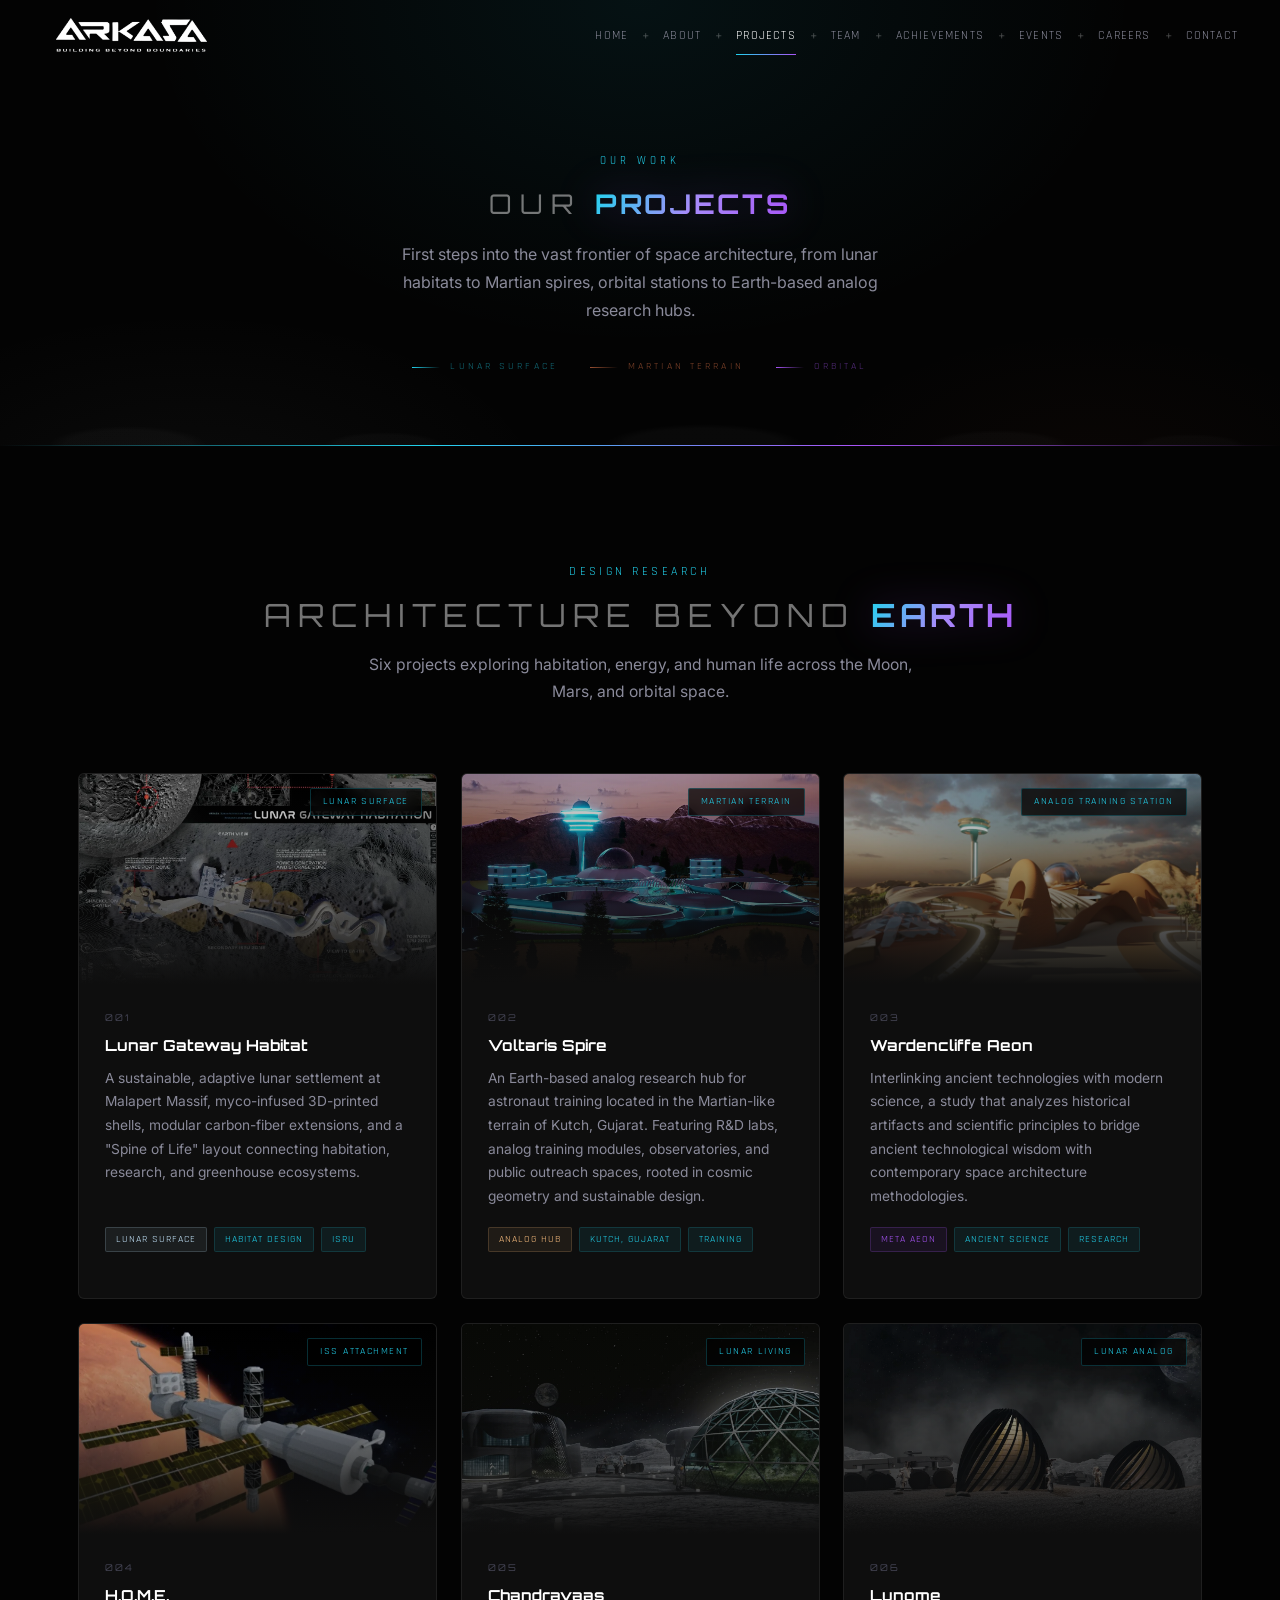
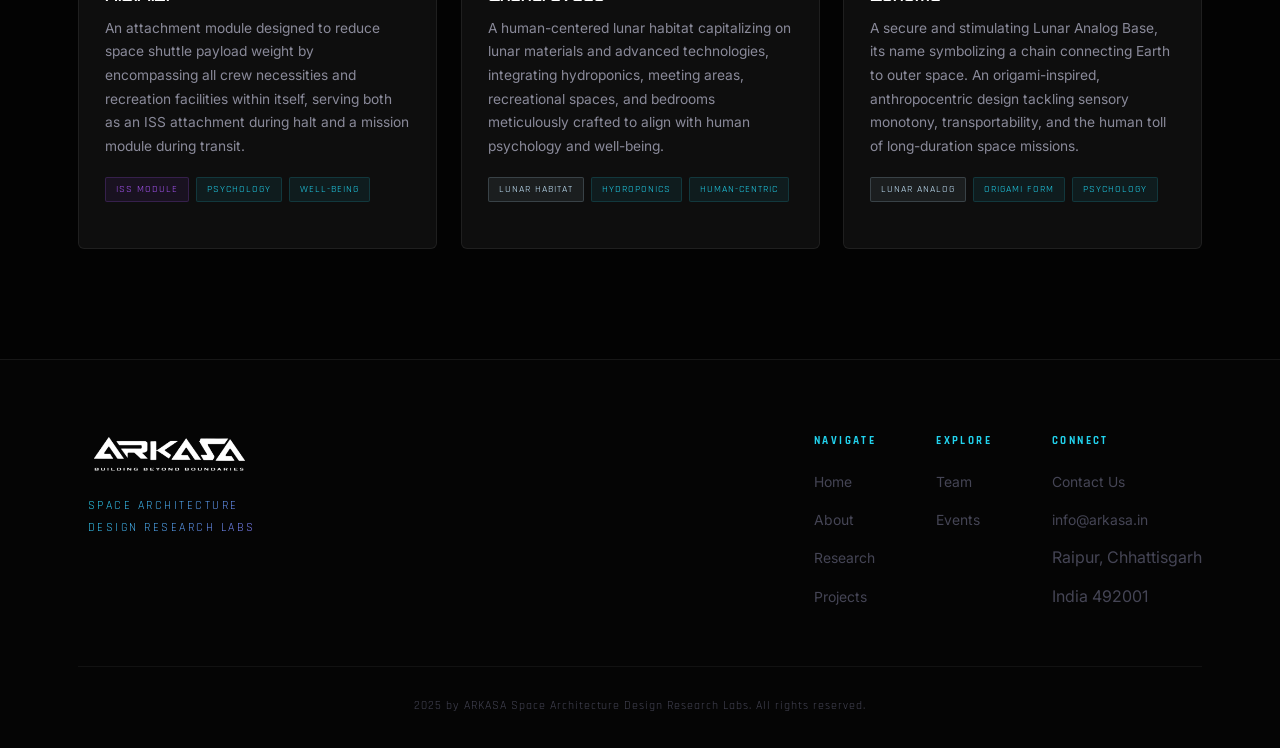
<file: projects.html>
<!DOCTYPE html>
<html lang="en">
<head>
  <meta charset="UTF-8"/><meta name="viewport" content="width=device-width,initial-scale=1.0"/>
  <title>Projects, ARKASA</title>
  <link rel="preconnect" href="https://fonts.googleapis.com"/>
  <link rel="preconnect" href="https://fonts.gstatic.com" crossorigin/>
  <link href="https://fonts.googleapis.com/css2?family=Orbitron:wght@400;600;700;900&family=Inter:wght@300;400;500;600&family=Rajdhani:wght@300;400;500;600&display=swap" rel="stylesheet"/>
  <link rel="stylesheet" href="styles.css"/>
  <style>
    /* -- Lunar & Mars hero backdrop -- */
    .portfolio-hero-bg{
      position:absolute;inset:0;
      background:
        radial-gradient(ellipse 600px 300px at 15% 110%,rgba(200,200,200,.04) 0%,transparent 60%),
        radial-gradient(ellipse 500px 250px at 85% 105%,rgba(180,80,40,.04) 0%,transparent 55%),
        radial-gradient(ellipse at 50% 0%,rgba(34,211,238,.07) 0%,transparent 55%),
        var(--bg);
      z-index:0;
    }
    /* crater details */
    .portfolio-hero-bg::before{
      content:'';position:absolute;bottom:0;left:0;right:0;height:50%;
      background:
        radial-gradient(ellipse 80px 20px at 10% 100%,rgba(255,255,255,.025) 80%,transparent),
        radial-gradient(ellipse 60px 14px at 30% 100%,rgba(255,255,255,.018) 80%,transparent),
        radial-gradient(ellipse 100px 22px at 55% 100%,rgba(255,255,255,.022) 80%,transparent),
        radial-gradient(ellipse 70px 16px at 78% 100%,rgba(255,255,255,.02) 80%,transparent),
        radial-gradient(ellipse 55px 12px at 93% 100%,rgba(255,255,255,.016) 80%,transparent);
    }
    /* surface glow label */
    .surface-lbl{
      display:inline-flex;align-items:center;gap:10px;
      font-family:var(--font-a);font-size:.65rem;letter-spacing:.3em;text-transform:uppercase;
      color:rgba(34,211,238,.5);margin-top:10px;
    }
    .surface-lbl span{display:inline-block;width:28px;height:1px;background:linear-gradient(90deg,var(--cyan),transparent);}

    /* 6-project grid: 3 columns */
    .portfolio-grid-6{
      display:grid;
      grid-template-columns:repeat(3,1fr);
      gap:24px;
    }

    /* Surface tag badge colours */
    .tag-lunar{color:#c7e8ff;background:rgba(199,232,255,.08);border-color:rgba(199,232,255,.2);}
    .tag-mars{color:#fbbf80;background:rgba(251,191,128,.07);border-color:rgba(251,191,128,.18);}
    .tag-orbital{color:#a855f7;background:rgba(168,85,247,.08);border-color:rgba(168,85,247,.2);}

    @media(max-width:1000px){.portfolio-grid-6{grid-template-columns:1fr 1fr;}}
    @media(max-width:640px){.portfolio-grid-6{grid-template-columns:1fr;}}

  </style>
</head>
<body>
<header id="navbar">
  <nav class="nav-container">
    <a href="index.html" class="nav-logo"><img src="assets/images/logo-white.png" alt="ARKASA"/></a>
    <ul class="nav-links" id="navLinks">
      <li><a href="index.html"        class="nav-link">Home</a></li>
      <li><a href="about.html"        class="nav-link">About</a></li>
      <li><a href="projects.html"    class="nav-link active">Projects</a></li>
      <li><a href="team.html"         class="nav-link">Team</a></li>
      <li><a href="achievements.html" class="nav-link">Achievements</a></li>
      <li><a href="events.html"       class="nav-link">Events</a></li>
      <li><a href="careers.html"      class="nav-link">Careers</a></li>
      <li><a href="contact.html"      class="nav-link">Contact</a></li>
    </ul>
    <button class="hamburger" id="hamburger"><span></span><span></span><span></span></button>
  </nav>
</header>

<!-- PAGE HERO with lunar surface backdrop -->
<div class="page-hero" style="overflow:hidden;">
  <div class="portfolio-hero-bg"></div>
  <div class="page-hero-content" style="position:relative;z-index:1;">
    <span class="page-hero-lbl">Our Work</span>
    <h1 class="page-hero-title">Our <span class="grad-text">Projects</span></h1>
    <p class="page-hero-sub">First steps into the vast frontier of space architecture, from lunar habitats to Martian spires, orbital stations to Earth-based analog research hubs.</p>
    <div style="margin-top:24px;display:flex;justify-content:center;gap:32px;flex-wrap:wrap;">
      <span class="surface-lbl"><span></span>Lunar Surface</span>
      <span class="surface-lbl" style="color:rgba(251,130,80,.5)"><span style="background:linear-gradient(90deg,rgba(251,130,80,.6),transparent)"></span>Martian Terrain</span>
      <span class="surface-lbl" style="color:rgba(168,85,247,.5)"><span style="background:linear-gradient(90deg,var(--violet),transparent)"></span>Orbital</span>
    </div>
  </div>
</div>

<!-- PROJECTS GRID -->
<section class="section" style="background:var(--bg);">
  <div class="container">
    <div class="section-header reveal">
      <span class="section-label">Design Research</span>
      <h2 class="section-title">Architecture Beyond <span class="grad-text">Earth</span></h2>
      <p class="section-subtitle">Six projects exploring habitation, energy, and human life across the Moon, Mars, and orbital space.</p>
    </div>

    <div class="portfolio-grid-6">

      <!-- 001, Lunar Gateway Habitat -->
      <div class="p-card card-tilt reveal" data-delay="0" onclick="openModal('m1')">
        <div class="p-star-glow"></div>
        <div class="p-gfx">
          <img src="assets/images/lunar-gateway-habitation.webp" alt="Lunar Gateway Habitat"/>
          <div class="p-gfx-overlay"></div>
          <span class="p-gfx-badge">Lunar Surface</span>
        </div>
        <div class="p-body">
          <div class="p-num">001</div>
          <h3 class="p-title">Lunar Gateway Habitat</h3>
          <p class="p-excerpt">A sustainable, adaptive lunar settlement at Malapert Massif, myco-infused 3D-printed shells, modular carbon-fiber extensions, and a "Spine of Life" layout connecting habitation, research, and greenhouse ecosystems.</p>
          <div class="p-tags">
            <span class="p-tag tag-lunar">Lunar Surface</span>
            <span class="p-tag">Habitat Design</span>
            <span class="p-tag">ISRU</span>
          </div>
        </div>
      </div>

      <!-- 002, Voltaris Spire -->
      <div class="p-card card-tilt reveal" data-delay="0" onclick="openModal('m2')">
        <div class="p-star-glow"></div>
        <div class="p-gfx">
          <img src="assets/images/voltaris-spire.webp" alt="Voltaris Spire"/>
          <div class="p-gfx-overlay"></div>
          <span class="p-gfx-badge">Martian Terrain</span>
        </div>
        <div class="p-body">
          <div class="p-num">002</div>
          <h3 class="p-title">Voltaris Spire</h3>
          <p class="p-excerpt">An Earth-based analog research hub for astronaut training located in the Martian-like terrain of Kutch, Gujarat. Featuring R&amp;D labs, analog training modules, observatories, and public outreach spaces, rooted in cosmic geometry and sustainable design.</p>
          <div class="p-tags">
            <span class="p-tag tag-mars">Analog Hub</span>
            <span class="p-tag">Kutch, Gujarat</span>
            <span class="p-tag">Training</span>
          </div>
        </div>
      </div>

      <!-- 003, Wardencliffe Aeon -->
      <div class="p-card card-tilt reveal" data-delay="100" onclick="openModal('m3')">
        <div class="p-star-glow"></div>
        <div class="p-gfx">
          <img src="assets/images/wardencliffe-aeon.jpg" alt="Wardencliffe Aeon"/>
          <div class="p-gfx-overlay"></div>
          <span class="p-gfx-badge">Analog Training Station</span>
        </div>
        <div class="p-body">
          <div class="p-num">003</div>
          <h3 class="p-title">Wardencliffe Aeon</h3>
          <p class="p-excerpt">Interlinking ancient technologies with modern science, a study that analyzes historical artifacts and scientific principles to bridge ancient technological wisdom with contemporary space architecture methodologies.</p>
          <div class="p-tags">
            <span class="p-tag tag-orbital">Meta Aeon</span>
            <span class="p-tag">Ancient Science</span>
            <span class="p-tag">Research</span>
          </div>
        </div>
      </div>

      <!-- 004, H.O.M.E. -->
      <div class="p-card card-tilt reveal" data-delay="200" onclick="openModal('m4')">
        <div class="p-star-glow"></div>
        <div class="p-gfx">
          <img src="assets/images/H.O.M.E.webp" alt="H.O.M.E."/>
          <div class="p-gfx-overlay"></div>
          <span class="p-gfx-badge">ISS Attachment</span>
        </div>
        <div class="p-body">
          <div class="p-num">004</div>
          <h3 class="p-title">H.O.M.E.</h3>
          <p class="p-excerpt">An attachment module designed to reduce space shuttle payload weight by encompassing all crew necessities and recreation facilities within itself, serving both as an ISS attachment during halt and a mission module during transit.</p>
          <div class="p-tags">
            <span class="p-tag tag-orbital">ISS Module</span>
            <span class="p-tag">Psychology</span>
            <span class="p-tag">Well-being</span>
          </div>
        </div>
      </div>

      <!-- 005, Chandravaas -->
      <div class="p-card card-tilt reveal" data-delay="300" onclick="openModal('m5')">
        <div class="p-star-glow"></div>
        <div class="p-gfx">
          <img src="assets/images/chandravaas.webp" alt="Chandravaas"/>
          <div class="p-gfx-overlay"></div>
          <span class="p-gfx-badge">Lunar Living</span>
        </div>
        <div class="p-body">
          <div class="p-num">005</div>
          <h3 class="p-title">Chandravaas</h3>
          <p class="p-excerpt">A human-centered lunar habitat capitalizing on lunar materials and advanced technologies, integrating hydroponics, meeting areas, recreational spaces, and bedrooms meticulously crafted to align with human psychology and well-being.</p>
          <div class="p-tags">
            <span class="p-tag tag-lunar">Lunar Habitat</span>
            <span class="p-tag">Hydroponics</span>
            <span class="p-tag">Human-Centric</span>
          </div>
        </div>
      </div>

      <!-- 006, Lunome -->
      <div class="p-card card-tilt reveal" data-delay="400" onclick="openModal('m6')">
        <div class="p-star-glow"></div>
        <div class="p-gfx">
          <img src="assets/images/lunome.webp" alt="Lunome"/>
          <div class="p-gfx-overlay"></div>
          <span class="p-gfx-badge">Lunar Analog</span>
        </div>
        <div class="p-body">
          <div class="p-num">006</div>
          <h3 class="p-title">Lunome</h3>
          <p class="p-excerpt">A secure and stimulating Lunar Analog Base, its name symbolizing a chain connecting Earth to outer space. An origami-inspired, anthropocentric design tackling sensory monotony, transportability, and the human toll of long-duration space missions.</p>
          <div class="p-tags">
            <span class="p-tag tag-lunar">Lunar Analog</span>
            <span class="p-tag">Origami Form</span>
            <span class="p-tag">Psychology</span>
          </div>
        </div>
      </div>

    </div>
  </div>
</section>

<!-- MODALS -->
<div class="modal-back" id="m1" onclick="closeModal(event,'m1')">
  <div class="modal-box modal-tilt">
    <button class="modal-close" onclick="closeModalDirect('m1')">&times;</button>
    <div class="modal-img">
      <img src="assets/images/lunar-gateway-habitation.webp" alt="Lunar Gateway Habitat"/>
      <div class="modal-img-overlay"></div>
      <span class="modal-img-badge">Lunar Surface</span>
    </div>
    <div class="modal-content">
      <span class="modal-lbl">Project 001, Lunar Surface</span>
      <h2 class="modal-title">Lunar Gateway Habitat</h2>
      <div class="modal-body">
        <p>The Lunar Gateway Habitat at Malapert Massif envisions a sustainable, adaptive lunar settlement designed to establish a long-term human presence near the Moon's south pole. Integrating advanced construction technologies, regenerative systems, and biophilic design principles, the project aims to create a resilient and health-supportive habitat for astronauts.</p>
        <p>Utilizing in-situ resources such as regolith, ice, and recycled mission waste, the design features myco-infused 3D-printed shells, modular carbon-fiber extensions, and self-healing systems for enhanced durability.</p>
        <p>The settlement's linear "Spine of Life" layout connects habitation units, research domes, and greenhouse ecosystems into a cohesive lunar community, a gateway for future deep space exploration.</p>
        <div class="modal-tags"><span class="tag">Lunar Architecture</span><span class="tag">ISRU</span><span class="tag">Biophilic Design</span><span class="tag">3D-Printed Shell</span><span class="tag">Self-Healing Systems</span></div>
      </div>
    </div>
  </div>
</div>

<div class="modal-back" id="m2" onclick="closeModal(event,'m2')">
  <div class="modal-box modal-tilt">
    <button class="modal-close" onclick="closeModalDirect('m2')">&times;</button>
    <div class="modal-img modal-gallery">
      <div class="modal-gallery-track" aria-label="Voltaris Spire image gallery">
        <figure class="modal-slide">
          <img src="assets/images/voltaris-spire.webp" alt="Voltaris Spire view 1"/>
        </figure>
        <figure class="modal-slide">
          <img src="assets/images/vol1.webp" alt="Voltaris Spire view 2"/>
        </figure>
        <figure class="modal-slide">
          <img src="assets/images/vol2.webp" alt="Voltaris Spire view 3"/>
        </figure>
        <figure class="modal-slide">
          <img src="assets/images/vol3.webp" alt="Voltaris Spire view 4"/>
        </figure>
        <figure class="modal-slide">
          <img src="assets/images/vol4.webp" alt="Voltaris Spire view 5"/>
        </figure>
      </div>
      <button class="modal-gallery-arrow modal-gallery-prev" type="button" aria-label="Previous image">&#10094;</button>
      <button class="modal-gallery-arrow modal-gallery-next" type="button" aria-label="Next image">&#10095;</button>
      <div class="modal-gallery-dots" role="tablist" aria-label="Voltaris Spire gallery slide navigation">
        <button class="modal-gallery-dot is-active" type="button" aria-label="Go to image 1" aria-current="true"></button>
        <button class="modal-gallery-dot" type="button" aria-label="Go to image 2" aria-current="false"></button>
        <button class="modal-gallery-dot" type="button" aria-label="Go to image 3" aria-current="false"></button>
        <button class="modal-gallery-dot" type="button" aria-label="Go to image 4" aria-current="false"></button>
        <button class="modal-gallery-dot" type="button" aria-label="Go to image 5" aria-current="false"></button>
      </div>
      <div class="modal-img-overlay"></div>
      <span class="modal-img-badge">Martian Terrain • Swipe / Scroll</span>
    </div>
    <div class="modal-content">
      <span class="modal-lbl">Project 002, Martian Terrain</span>
      <h2 class="modal-title">Voltaris Spire</h2>
      <div class="modal-body">
        <p>Voltaris Spire is a visionary space architecture project designed as an Earth-based analog hub for astronaut training, research, and public engagement. Located in the Martian-like terrain of Kutch, Gujarat, the facility integrates academic, research, and experiential zones within a sustainable, modular masterplan.</p>
        <p>Featuring R&amp;D labs, analog astronaut training modules, observatories, and public outreach spaces, it bridges innovation with education while addressing psychological and physiological needs of space exploration.</p>
        <p>Rooted in cosmic geometry and sustainable design, Voltaris Spire embodies adaptability, resilience, and holistic learning, preparing humanity for future extraterrestrial missions while inspiring global communities through knowledge and immersive experiences.</p>
        <div class="modal-tags"><span class="tag">Analog Research</span><span class="tag">Kutch Gujarat</span><span class="tag">Astronaut Training</span><span class="tag">Cosmic Geometry</span><span class="tag">Sustainable Design</span></div>
      </div>
    </div>
  </div>
</div>

<div class="modal-back" id="m3" onclick="closeModal(event,'m3')">
  <div class="modal-box modal-tilt">
    <button class="modal-close" onclick="closeModalDirect('m3')">&times;</button>
    <div class="modal-img modal-gallery">
      <div class="modal-gallery-track" aria-label="Wardencliffe Aeon image gallery">
        <figure class="modal-slide">
          <img src="assets/images/wardencliffe-aeon.jpg" alt="Wardencliffe Aeon view 1"/>
        </figure>
        <figure class="modal-slide">
          <img src="assets/images/warden1.webp" alt="Wardencliffe Aeon view 2"/>
        </figure>
        <figure class="modal-slide">
          <img src="assets/images/warden2.webp" alt="Wardencliffe Aeon view 3"/>
        </figure>
        <figure class="modal-slide">
          <img src="assets/images/warden3.webp" alt="Wardencliffe Aeon view 4"/>
        </figure>
        <figure class="modal-slide">
          <img src="assets/images/warden4.webp" alt="Wardencliffe Aeon view 5"/>
        </figure>
      </div>
      <button class="modal-gallery-arrow modal-gallery-prev" type="button" aria-label="Previous image">&#10094;</button>
      <button class="modal-gallery-arrow modal-gallery-next" type="button" aria-label="Next image">&#10095;</button>
      <div class="modal-gallery-dots" role="tablist" aria-label="Wardencliffe Aeon gallery slide navigation">
        <button class="modal-gallery-dot is-active" type="button" aria-label="Go to image 1" aria-current="true"></button>
        <button class="modal-gallery-dot" type="button" aria-label="Go to image 2" aria-current="false"></button>
        <button class="modal-gallery-dot" type="button" aria-label="Go to image 3" aria-current="false"></button>
        <button class="modal-gallery-dot" type="button" aria-label="Go to image 4" aria-current="false"></button>
        <button class="modal-gallery-dot" type="button" aria-label="Go to image 5" aria-current="false"></button>
      </div>
      <div class="modal-img-overlay"></div>
      <span class="modal-img-badge">Meta Aeon • Swipe / Scroll</span>
    </div>
    <div class="modal-content">
      <span class="modal-lbl">Project 003, Meta Aeon</span>
      <h2 class="modal-title">Wardencliffe Aeon</h2>
      <div class="modal-body">
        <p>Interlinking ancient technologies with science involves studying and understanding the scientific principles and mechanisms behind ancient technological practices. It involves analyzing historical artifacts, texts, and archaeological evidence to decipher the scientific knowledge and techniques utilized by ancient civilizations.</p>
        <p>By bridging the gap between ancient technologies and modern scientific understanding, we can gain insights into the achievements, innovations, and wisdom of our ancestors. In the realm of science, the symbols of uncertainty play a crucial role in communicating the reliability and limitations of measurements and experimental data.</p>
        <p>They help convey the variability and uncertainty inherent in scientific observations and calculations, representing the range of possible values, the precision of measurements, and the level of confidence in reported results.</p>
        <div class="modal-tags"><span class="tag">Meta Aeon</span><span class="tag">Ancient Science</span><span class="tag">Uncertainty Symbols</span><span class="tag">Research</span></div>
      </div>
    </div>
  </div>
</div>

<div class="modal-back" id="m4" onclick="closeModal(event,'m4')">
  <div class="modal-box modal-tilt">
    <button class="modal-close" onclick="closeModalDirect('m4')">&times;</button>
    <div class="modal-img modal-gallery">
      <div class="modal-gallery-track" aria-label="H.O.M.E image gallery">
        <figure class="modal-slide">
          <img src="assets/images/H.O.M.E.webp" alt="H.O.M.E station view 1"/>
        </figure>
        <figure class="modal-slide">
          <img src="assets/images/home1.webp" alt="H.O.M.E station view 2"/>
        </figure>
        <figure class="modal-slide">
          <img src="assets/images/home2.webp" alt="H.O.M.E station view 3"/>
        </figure>
        <figure class="modal-slide">
          <img src="assets/images/home4.webp" alt="H.O.M.E station view 4"/>
        </figure>
      </div>
      <button class="modal-gallery-arrow modal-gallery-prev" type="button" aria-label="Previous image">&#10094;</button>
      <button class="modal-gallery-arrow modal-gallery-next" type="button" aria-label="Next image">&#10095;</button>
      <div class="modal-gallery-dots" role="tablist" aria-label="H.O.M.E gallery slide navigation">
        <button class="modal-gallery-dot is-active" type="button" aria-label="Go to image 1" aria-current="true"></button>
        <button class="modal-gallery-dot" type="button" aria-label="Go to image 2" aria-current="false"></button>
        <button class="modal-gallery-dot" type="button" aria-label="Go to image 3" aria-current="false"></button>
        <button class="modal-gallery-dot" type="button" aria-label="Go to image 4" aria-current="false"></button>
      </div>
      <div class="modal-img-overlay"></div>
      <span class="modal-img-badge">ISS Attachment • Swipe / Scroll</span>
    </div>
    <div class="modal-content">
      <span class="modal-lbl">Project 004, ISS Attachment</span>
      <h2 class="modal-title">H.O.M.E.</h2>
      <div class="modal-body">
        <p>H.O.M.E is an attachment module which would reduce the weight of space shuttles sent from the earth as it encompasses all the necessities along with recreation facilities in itself. This will serve as an attachment to the ISS while on halt and an attachment to the space shuttle during the mission.</p>
        <p>This study revolves around human psychology and well-being. The module is prepared for rehabilitation of human beings both mentally and physically, and also to reduce the weights of space shuttles thereby reducing costs of space missions.</p>
        <p>H.O.M.E. represents a holistic approach to astronaut welfare, recognizing that the psychological resilience of the crew is as mission-critical as any engineering system aboard.</p>
        <div class="modal-tags"><span class="tag">ISS Module</span><span class="tag">Psychology</span><span class="tag">Well-being</span><span class="tag">Weight Reduction</span><span class="tag">Rehabilitation</span></div>
      </div>
    </div>
  </div>
</div>

<div class="modal-back" id="m5" onclick="closeModal(event,'m5')">
  <div class="modal-box modal-tilt">
    <button class="modal-close" onclick="closeModalDirect('m5')">&times;</button>
    <div class="modal-img modal-gallery">
      <div class="modal-gallery-track" aria-label="Chandravaas image gallery">
        <figure class="modal-slide">
          <img src="assets/images/chandravaas.webp" alt="Chandravaas habitat view 1"/>
        </figure>
        <figure class="modal-slide">
          <img src="assets/images/chandra2.webp" alt="Chandravaas habitat view 2"/>
        </figure>
        <figure class="modal-slide">
          <img src="assets/images/chandra3.webp" alt="Chandravaas habitat view 3"/>
        </figure>
        <figure class="modal-slide">
          <img src="assets/images/chandra4.webp" alt="Chandravaas habitat view 4"/>
        </figure>
        <figure class="modal-slide">
          <img src="assets/images/chandra5.webp" alt="Chandravaas habitat view 5"/>
        </figure>
      </div>
      <button class="modal-gallery-arrow modal-gallery-prev" type="button" aria-label="Previous image">&#10094;</button>
      <button class="modal-gallery-arrow modal-gallery-next" type="button" aria-label="Next image">&#10095;</button>
      <div class="modal-gallery-dots" role="tablist" aria-label="Chandravaas gallery slide navigation">
        <button class="modal-gallery-dot is-active" type="button" aria-label="Go to image 1" aria-current="true"></button>
        <button class="modal-gallery-dot" type="button" aria-label="Go to image 2" aria-current="false"></button>
        <button class="modal-gallery-dot" type="button" aria-label="Go to image 3" aria-current="false"></button>
        <button class="modal-gallery-dot" type="button" aria-label="Go to image 4" aria-current="false"></button>
        <button class="modal-gallery-dot" type="button" aria-label="Go to image 5" aria-current="false"></button>
      </div>
      <div class="modal-img-overlay"></div>
      <span class="modal-img-badge">Lunar Living • Swipe / Scroll</span>
    </div>
    <div class="modal-content">
      <span class="modal-lbl">Project 005, Lunar Living</span>
      <h2 class="modal-title">Chandravaas</h2>
      <div class="modal-body">
        <p>Chandravaas is at the forefront of a lunar living revolution, introducing an intricately planned, human-centered habitat that capitalizes on lunar materials. The internal spaces are meticulously crafted to align with human psychology and well-being principles, ushering in a new era of lunar habitation.</p>
        <p>This innovative habitat seamlessly integrates various functional zones, including hydroponics, meeting areas, recreational spaces, and bedrooms. What sets Chandravaas apart is the incorporation of advanced technologies, meticulously woven into the fabric of each space, not only to foster well-being but also to ensure sustainability.</p>
        <p>From cutting-edge hydroponic systems to state-of-the-art meeting spaces and bedrooms, every component is designed with a keen eye on enhancing the overall quality of life on the lunar surface. Chandravaas represents a groundbreaking fusion of lunar resource utilization, human-centric design, and sustainable technologies.</p>
        <div class="modal-tags"><span class="tag">Lunar Habitat</span><span class="tag">Hydroponics</span><span class="tag">Human-Centric</span><span class="tag">Psychology</span><span class="tag">Sustainability</span></div>
      </div>
    </div>
  </div>
</div>

<div class="modal-back" id="m6" onclick="closeModal(event,'m6')">
  <div class="modal-box modal-tilt">
    <button class="modal-close" onclick="closeModalDirect('m6')">&times;</button>
    <div class="modal-img modal-gallery">
      <div class="modal-gallery-track" aria-label="Lunome image gallery">
        <figure class="modal-slide">
          <img src="assets/images/lunome.webp" alt="Lunome habitat view 1"/>
        </figure>
        <figure class="modal-slide">
          <img src="assets/images/lunome1.webp" alt="Lunome habitat view 2"/>
        </figure>
        <figure class="modal-slide">
          <img src="assets/images/lunome3.webp" alt="Lunome habitat view 3"/>
        </figure>
      </div>
      <button class="modal-gallery-arrow modal-gallery-prev" type="button" aria-label="Previous image">&#10094;</button>
      <button class="modal-gallery-arrow modal-gallery-next" type="button" aria-label="Next image">&#10095;</button>
      <div class="modal-gallery-dots" role="tablist" aria-label="Lunome gallery slide navigation">
        <button class="modal-gallery-dot is-active" type="button" aria-label="Go to image 1" aria-current="true"></button>
        <button class="modal-gallery-dot" type="button" aria-label="Go to image 2" aria-current="false"></button>
        <button class="modal-gallery-dot" type="button" aria-label="Go to image 3" aria-current="false"></button>
      </div>
      <div class="modal-img-overlay"></div>
      <span class="modal-img-badge">Lunar Analog • Swipe / Scroll</span>
    </div>
    <div class="modal-content">
      <span class="modal-lbl">Project 006, Lunar Analog</span>
      <h2 class="modal-title">Lunome</h2>
      <div class="modal-body">
        <p>The LUNOME (Lunar Analog Base) is conceived as a secure and stimulating habitat for future space explorers, its name symbolizing a chain connecting Earth to outer space, fostering a space culture for survival beyond our planet.</p>
        <p>The project's origin stems from a vision to democratize outer space access, recognizing the toll on human well-being imposed by space industry marvels. The interdisciplinary project delved into engineering, architecture, design, psychology, and physiology, adopting an anthropocentric approach.</p>
        <p>Construction employed advanced digital tools with inspiration from origami, resulting in an unfolding habitat that addresses sensory monotony and transportability challenges. LUNOME's aluminum frame, origami shell, solar panels, and innovative insulation systems make it a model for portable and adaptive lunar architecture.</p>
        <div class="modal-tags"><span class="tag">Lunar Analog</span><span class="tag">Origami Design</span><span class="tag">Anthropocentric</span><span class="tag">Transportable</span><span class="tag">Psychology</span></div>
      </div>
    </div>
  </div>
</div>

<footer class="footer">
  <div class="container">
    <div class="footer-inner">
      <div class="footer-brand"><img src="assets/images/logo-white.png" alt="ARKASA" class="footer-logo"/><p class="footer-tagline">Space Architecture<br/>Design Research Labs</p></div>
      <div class="footer-cols">
        <div class="footer-col"><h4>Navigate</h4><ul><li><a href="index.html">Home</a></li><li><a href="about.html">About</a></li><li><a href="research.html">Research</a></li><li><a href="projects.html">Projects</a></li></ul></div>
        <div class="footer-col"><h4>Explore</h4><ul><li><a href="team.html">Team</a></li><li><a href="events.html">Events</a></li></ul></div>
        <div class="footer-col"><h4>Connect</h4><ul><li><a href="contact.html">Contact Us</a></li><li><a href="mailto:info@arkasa.in">info@arkasa.in</a></li><li><span style="color:var(--text-dim)">Raipur, Chhattisgarh</span></li><li><span style="color:var(--text-dim)">India 492001</span></li></ul></div>
      </div>
    </div>
    <div class="footer-bottom"> 2025 by ARKASA Space Architecture Design Research Labs. All rights reserved.</div>
  </div>
</footer>
<script src="script.js"></script>
</body>
</html>
</file>
<file: styles.css>
/* ==========================================
   ARKASA – Space Architecture Design Research Labs
   Black & Grey Space Theme — Multi-Page Stylesheet
   Scheme: Pure Black | Grey | Cyan + Violet Accents
   ========================================== */
:root {
  --bg:          #030303;
  --bg-2:        #080808;
  --bg-card:     #0e0e0e;
  --bg-card-2:   #161616;
  --cyan:        #22d3ee;
  --cyan-dim:    rgba(34,211,238,0.6);
  --violet:      #a855f7;
  --violet-dim:  rgba(168,85,247,0.6);
  --blue:        #3b82f6;
  --nebula:      linear-gradient(135deg,#22d3ee 0%,#a855f7 100%);
  --border:      rgba(180,180,180,0.1);
  --border-glow: rgba(34,211,238,0.22);
  --text:        #e2e8f0;
  --text-muted:  #8a8a9a;
  --text-dim:    #454555;
  --glow-c:      0 0 40px rgba(34,211,238,0.35);
  --glow-v:      0 0 40px rgba(168,85,247,0.35);
  --font-d:      'Orbitron',sans-serif;
  --font-b:      'Inter',sans-serif;
  --font-a:      'Rajdhani',sans-serif;
  --nav-h:       72px;
  --t:           0.35s;
  --ease:        cubic-bezier(0.4,0,0.2,1);
}
*,*::before,*::after{box-sizing:border-box;margin:0;padding:0;}
html{scroll-behavior:smooth;-webkit-text-size-adjust:100%;}
body{background:var(--bg);color:var(--text);font-family:var(--font-b);line-height:1.7;overflow-x:hidden;word-break:break-word;overflow-wrap:break-word;}
body.splash-active{overflow:hidden;}
a{color:inherit;text-decoration:none;}
ul{list-style:none;}
img{max-width:100%;display:block;height:auto;}
video{max-width:100%;display:block;}
button{cursor:pointer;border:none;background:none;touch-action:manipulation;}
/* Minimum tap target size for all interactive elements */
a,button,.btn,.nav-link,.hamburger{-webkit-tap-highlight-color:transparent;}
.btn,.nav-link,.hamburger,.p-cta{min-height:44px;display:inline-flex;align-items:center;}
::-webkit-scrollbar{width:5px;}
::-webkit-scrollbar-track{background:#000;}
::-webkit-scrollbar-thumb{background:linear-gradient(var(--cyan),var(--violet));border-radius:3px;}
.container{width:100%;max-width:1180px;margin:0 auto;padding:0 28px;}
.section{padding:110px 0;position:relative;}
.r-card,.p-card,.tm-card,.ev-card,.aff-card,.adv-card,.footer-col{min-width:0;}
.grad-text{background:var(--nebula);-webkit-background-clip:text;-webkit-text-fill-color:transparent;background-clip:text;}
.nebula-line{height:1px;background:linear-gradient(90deg,transparent,var(--cyan),var(--violet),transparent);}

/* Startup splash (index) */
.startup-splash{position:fixed;inset:0;z-index:2000;display:none;place-items:center;background:radial-gradient(circle at 20% 20%,rgba(34,211,238,.12) 0%,transparent 38%),radial-gradient(circle at 80% 75%,rgba(168,85,247,.14) 0%,transparent 42%),radial-gradient(circle at 50% 50%,rgba(255,255,255,.03) 0%,transparent 24%),#000;transition:opacity .9s var(--ease),visibility .9s var(--ease);}
body.splash-active .startup-splash{display:grid;}
.startup-splash.is-ending{opacity:0;visibility:hidden;}
.startup-splash-inner{width:min(980px,100%);min-height:320px;padding:20px 28px;position:relative;display:flex;flex-direction:column;align-items:center;justify-content:center;gap:6px;height:100svh;text-align:center;}
.startup-line,.startup-brand,.startup-subline{position:relative;display:none;width:100%;text-align:center;opacity:0;transform:translateY(24px) scale(.98);filter:blur(10px);will-change:transform,opacity,filter;}
.startup-brand{transform:none;margin:0;padding:0;}
.startup-subline{font-size:clamp(.9rem,1.8vw,1.1rem);z-index:2100;transform:none;margin:0;padding:0;}
.startup-subline.is-visible{opacity:1;filter:blur(0);transform:none;}
.startup-line.is-visible,.startup-brand.is-visible,.startup-subline.is-visible{display:block;animation:splashLineIn 1.05s var(--ease) forwards;}
.startup-line.is-hiding,.startup-brand.is-hiding,.startup-subline.is-hiding{display:block;animation:splashLineOut .55s var(--ease) forwards;}
.startup-line{font-family:var(--font-d);font-size:clamp(1.2rem,3vw,1.95rem);font-weight:500;letter-spacing:.22em;text-transform:uppercase;color:rgba(255,255,255,.95);text-shadow:0 0 18px rgba(255,255,255,.08),0 0 34px rgba(34,211,238,.12);}
.startup-brand{font-family:var(--font-d);font-size:clamp(2.3rem,6vw,4.2rem);font-weight:700;letter-spacing:.26em;line-height:1.1;background:linear-gradient(120deg,#7dd3fc 0%,#818cf8 35%,#a855f7 100%);-webkit-background-clip:text;-webkit-text-fill-color:transparent;background-clip:text;filter:drop-shadow(0 0 20px rgba(34,211,238,.2)) drop-shadow(0 0 48px rgba(168,85,247,.22));}
.startup-subline{font-family:var(--font-a);font-size:clamp(.82rem,2.2vw,1.08rem);letter-spacing:.34em;text-transform:uppercase;color:rgba(226,232,240,.82);}

/* Logo image sizing for startup splash */
.startup-brand-image{display:block;margin:0 auto;max-width:720px;width:min(72%,640px);height:auto;filter:drop-shadow(0 0 18px rgba(34,211,238,.12)) drop-shadow(0 0 36px rgba(168,85,247,.08));}
@keyframes splashLineIn{0%{opacity:0;transform:translateY(28px) scale(.96);filter:blur(10px);}50%{opacity:1;transform:translateY(0) scale(1);filter:blur(0);}100%{opacity:1;transform:translateY(0) scale(1);filter:blur(0);}}
@keyframes splashLineOut{0%{opacity:1;transform:translateY(0) scale(1);filter:blur(0);}100%{opacity:0;transform:translateY(-24px) scale(1.02);filter:blur(12px);}}

/* Labels & Headers */
.section-label{display:inline-flex;align-items:center;gap:10px;font-family:var(--font-a);font-size:.72rem;letter-spacing:.3em;text-transform:uppercase;color:var(--cyan);margin-bottom:14px;}
.section-label::before{content:'';width:20px;height:1px;background:var(--cyan);display:inline-block;}
.section-header{text-align:center;margin-bottom:68px;}
.section-header .section-label::before{display:none;}
.section-title{font-family:var(--font-d);font-size:clamp(1.3rem,2.8vw,2rem);font-weight:300;color:rgba(255,255,255,0.45);line-height:1.2;margin-bottom:18px;letter-spacing:.22em;text-transform:uppercase;}
.section-title .grad-text{background:linear-gradient(120deg,#22d3ee 0%,#a78bfa 50%,#a855f7 100%);-webkit-background-clip:text;-webkit-text-fill-color:transparent;background-clip:text;filter:drop-shadow(0 0 20px rgba(168,85,247,.3));font-weight:700;letter-spacing:.1em;}
.section-subtitle{max-width:560px;margin:0 auto;color:var(--text-muted);font-size:.98rem;}

/* Buttons */
.btn{display:inline-flex;align-items:center;gap:8px;padding:13px 30px;border-radius:3px;font-family:var(--font-a);font-size:.88rem;font-weight:600;letter-spacing:.12em;text-transform:uppercase;transition:all var(--t) var(--ease);cursor:pointer;border:none;}
.btn-primary{background:linear-gradient(135deg,#22d3ee,#a855f7);color:#fff;font-weight:700;}
.btn-primary:hover{box-shadow:var(--glow-c);transform:translateY(-2px);filter:brightness(1.1);}
.btn-outline{border:1px solid var(--border);color:var(--cyan);background:transparent;}
.btn-outline:hover{border-color:var(--cyan);background:rgba(34,211,238,.06);box-shadow:var(--glow-c);transform:translateY(-2px);}
.btn-sm{padding:9px 22px;font-size:.78rem;}
.btn-full{width:100%;justify-content:center;}

/* Tags */
.tag{display:inline-block;font-size:.7rem;font-family:var(--font-a);letter-spacing:.1em;text-transform:uppercase;padding:4px 12px;border-radius:2px;border:1px solid var(--border);color:var(--cyan);background:rgba(34,211,238,.05);}
.p-tag.tag-lunar{color:#c7e8ff;background:rgba(199,232,255,.07);border-color:rgba(199,232,255,.18);}
.p-tag.tag-mars{color:#fbbf80;background:rgba(251,191,128,.07);border-color:rgba(251,191,128,.18);}
.p-tag.tag-orbital{color:#a855f7;background:rgba(168,85,247,.08);border-color:rgba(168,85,247,.2);}

/* ── NAVIGATION ── */
#navbar{position:fixed;top:0;left:0;right:0;height:var(--nav-h);z-index:1000;transition:background var(--t),border var(--t);padding-left:env(safe-area-inset-left);padding-right:env(safe-area-inset-right);}
#navbar.scrolled{background:rgba(3,3,3,.96);backdrop-filter:blur(22px);border-bottom:1px solid var(--border);}
.nav-container{max-width:100%;margin:0;padding:0 32px;height:100%;display:flex;align-items:center;justify-content:space-between;}
.nav-logo{display:flex;align-items:center;gap:12px;flex-shrink:0;}
.nav-logo img{height:46px;object-fit:contain;}
.nav-links{display:flex;align-items:center;gap:0;justify-content:flex-end;}
.nav-links li+li::before{content:'+';color:rgba(255,255,255,.25);font-size:.7rem;padding:0 4px;}
.nav-link{font-family:var(--font-a);font-size:.75rem;letter-spacing:.1em;text-transform:uppercase;color:var(--text-muted);padding:8px 10px;border-radius:3px;transition:color var(--t);position:relative;}
.nav-link::after{content:'';position:absolute;bottom:3px;left:10px;right:10px;height:1px;background:linear-gradient(90deg,var(--cyan),var(--violet));transform:scaleX(0);transition:transform .3s;}
.nav-link:hover{color:#fff;}
.nav-link:hover::after,.nav-link.active::after{transform:scaleX(1);}
.nav-link.active{color:#fff;}
.nav-cta{margin-left:8px;padding:8px 20px;background:linear-gradient(135deg,rgba(34,211,238,.12),rgba(168,85,247,.12));border:1px solid var(--border);color:var(--cyan);}
.nav-cta:hover{background:linear-gradient(135deg,var(--cyan),var(--violet));color:#fff;border-color:transparent;}
.nav-cta::after{display:none;}
.hamburger{display:none;flex-direction:column;gap:5px;padding:8px;}
.hamburger span{display:block;width:24px;height:2px;background:var(--text);border-radius:2px;transition:var(--t);}
.hamburger.open span:nth-child(1){transform:translateY(7px) rotate(45deg);}
.hamburger.open span:nth-child(2){opacity:0;}
.hamburger.open span:nth-child(3){transform:translateY(-7px) rotate(-45deg);}

/* ── PAGE HERO (inner pages) ── */
.page-hero{padding-top:var(--nav-h);padding-bottom:70px;text-align:center;position:relative;overflow:hidden;background:radial-gradient(ellipse at 50% 0%,rgba(34,211,238,.07) 0%,transparent 60%),radial-gradient(ellipse at 85% 50%,rgba(168,85,247,.05) 0%,transparent 50%),var(--bg);}
.page-hero::after{content:'';position:absolute;bottom:0;left:0;right:0;height:1px;background:linear-gradient(90deg,transparent,var(--cyan),var(--violet),transparent);}
.page-hero-content{position:relative;z-index:1;max-width:720px;margin:0 auto;padding:80px 28px 0;}
.page-hero-lbl{font-family:var(--font-a);font-size:.7rem;letter-spacing:.35em;text-transform:uppercase;color:var(--cyan);margin-bottom:18px;display:block;}
.page-hero-title{font-family:var(--font-d);font-size:clamp(1.1rem,2.2vw,1.7rem);font-weight:300;line-height:1.15;color:rgba(255,255,255,0.45);margin-bottom:20px;letter-spacing:.28em;text-transform:uppercase;}
.page-hero-title .grad-text{background:linear-gradient(120deg,#22d3ee 0%,#a78bfa 50%,#a855f7 100%);-webkit-background-clip:text;-webkit-text-fill-color:transparent;background-clip:text;filter:drop-shadow(0 0 20px rgba(168,85,247,.3));font-weight:700;letter-spacing:.1em;}
.page-hero-sub{color:var(--text-muted);font-size:1rem;max-width:520px;margin:0 auto;line-height:1.75;}

/* ── HERO (index only) ── */
.hero{position:relative;height:100vh;height:100svh;min-height:600px;display:grid;grid-template-columns:1fr;align-items:center;overflow:hidden;}
#starCanvas{position:absolute;inset:0;width:100%;height:100%;}
.bg-star-canvas, #bgStarCanvas{position:fixed;inset:0;width:100%;height:100%;pointer-events:none;z-index:0;opacity:1;mix-blend-mode:screen;}

/* Slightly raise hero layers above the background canvas */
.hero, .hero-content, .hero-nebula{position:relative;z-index:2}
.hero-nebula{position:absolute;inset:0;background:radial-gradient(ellipse 60% 80% at 0% 50%,rgba(168,85,247,.13) 0%,transparent 60%),radial-gradient(ellipse at 30% 30%,rgba(34,211,238,.09) 0%,transparent 50%),radial-gradient(ellipse at 20% 80%,rgba(59,130,246,.07) 0%,transparent 45%),rgba(3,3,3,.45);}
.hero-content{position:relative;z-index:2;text-align:center;max-width:760px;padding:0 28px;margin:0 auto;}
.hero-eyebrow{font-family:var(--font-a);font-size:.68rem;letter-spacing:.38em;text-transform:uppercase;color:var(--cyan);margin-bottom:24px;opacity:0;animation:fadeUp .8s .3s forwards;display:flex;align-items:center;justify-content:flex-start;gap:14px;}
.hero-eyebrow::before{content:'';width:40px;height:1px;background:linear-gradient(90deg,transparent,var(--cyan));}
.hero-eyebrow::after{display:none;}
.hero-title{font-family:var(--font-d);line-height:1.15;color:#fff;margin-bottom:28px;opacity:0;animation:fadeUp .9s .5s forwards;display:flex;flex-direction:column;align-items:center;gap:2px;}
.hero-line{display:flex;align-items:baseline;justify-content:center;}
.hero-line:first-child{margin-left:0;}
.hero-line:last-child{margin-left:0;}
.hero-dim-word{font-size:clamp(1.6rem,3vw,2.35rem);font-weight:200;letter-spacing:.32em;color:rgba(255,255,255,0.5);text-transform:uppercase;display:inline-block;}
.hero-grad-word{font-size:clamp(1.6rem,3vw,2.35rem);font-weight:700;background:linear-gradient(120deg,#22d3ee 0%,#a78bfa 50%,#a855f7 100%);-webkit-background-clip:text;-webkit-text-fill-color:transparent;background-clip:text;filter:drop-shadow(0 0 20px rgba(168,85,247,.3));letter-spacing:.1em;text-transform:uppercase;}
.hero-sub{font-size:1.08rem;color:var(--text-muted);margin:0 auto 48px;line-height:1.8;max-width:820px;opacity:0;animation:fadeUp .9s .7s forwards;}
.hero-btns{display:flex;gap:16px;justify-content:center;flex-wrap:wrap;opacity:0;animation:fadeUp .9s .9s forwards;}
.hero-scroll{position:absolute;bottom:38px;left:50%;transform:translateX(-50%);display:flex;flex-direction:column;align-items:center;gap:10px;color:rgba(255,255,255,0.6);font-family:var(--font-a);font-size:.68rem;letter-spacing:.28em;text-transform:uppercase;z-index:2;opacity:0;animation:fadeIn 1s 1.2s forwards;}
.hero-img-wrap{position:relative;height:100%;display:flex;align-items:center;justify-content:center;padding:60px 4vw 60px 0;}
.moon-3d-wrap{position:relative;display:flex;align-items:center;justify-content:center;width:min(540px,50vw);height:min(540px,50vw);}
.moon-3d{width:100%;height:100%;object-fit:cover;-webkit-mask-image:radial-gradient(circle, black 55%, transparent 70%);mask-image:radial-gradient(circle, black 55%, transparent 70%);filter:drop-shadow(0 0 40px rgba(168,85,247,.55)) drop-shadow(0 0 80px rgba(34,211,238,.25)) drop-shadow(0 0 120px rgba(168,85,247,.2));}
.moon-glow{position:absolute;inset:-20%;border-radius:50%;background:radial-gradient(circle, rgba(168,85,247,.1) 0%, rgba(34,211,238,.05) 40%, transparent 65%);animation:moonGlowPulse 4s ease-in-out infinite;pointer-events:none;}
@keyframes moonFloat{0%,100%{transform:translateY(0px);}50%{transform:translateY(-20px);}}
@keyframes moonSpin{from{transform:rotate(0deg);}to{transform:rotate(360deg);}}
@keyframes moonGlowPulse{0%,100%{opacity:.7;transform:scale(1);}50%{opacity:1;transform:scale(1.06);}}
.scroll-line{width:1px;height:56px;background:linear-gradient(to bottom,var(--cyan),transparent);animation:pulse-line 2.2s ease infinite;}
@keyframes pulse-line{0%,100%{opacity:.3;transform:scaleY(.7);}50%{opacity:1;transform:scaleY(1);}}

/* ── ABOUT ── */
.about-grid{display:grid;grid-template-columns:1fr 1fr;gap:72px;align-items:center;}
.about-body{color:var(--text-muted);font-size:.97rem;line-height:1.8;}
.about-body p+p{margin-top:18px;}
.about-stats{display:flex;gap:44px;margin-top:48px;padding-top:36px;border-top:1px solid var(--border);}
.stat-number{display:block;font-family:var(--font-d);font-size:2.2rem;font-weight:700;background:var(--nebula);-webkit-background-clip:text;-webkit-text-fill-color:transparent;background-clip:text;line-height:1;margin-bottom:6px;}
.stat-label{font-family:var(--font-a);font-size:.7rem;letter-spacing:.15em;text-transform:uppercase;color:var(--text-dim);}
.orbit-graphic{position:relative;width:340px;height:340px;margin:0 auto;}
.orbit{position:absolute;top:50%;left:50%;transform:translate(-50%,-50%);border-radius:50%;border:1px solid;}
.orbit-1{width:100px;height:100px;border-color:rgba(34,211,238,.55);animation:cw 7s linear infinite;}
.orbit-2{width:200px;height:200px;border-color:rgba(168,85,247,.28);animation:ccw 13s linear infinite;}
.orbit-3{width:310px;height:310px;border-color:rgba(59,130,246,.14);animation:cw 21s linear infinite;}
@keyframes cw{to{transform:translate(-50%,-50%) rotate(360deg);}}
@keyframes ccw{to{transform:translate(-50%,-50%) rotate(-360deg);}}
.orbit-core{position:absolute;top:50%;left:50%;transform:translate(-50%,-50%);width:48px;height:48px;border-radius:50%;background:radial-gradient(circle,rgba(34,211,238,.35) 0%,transparent 70%);display:flex;align-items:center;justify-content:center;font-size:1.4rem;}
.orbit-dot{position:absolute;top:50%;left:50%;width:8px;height:8px;border-radius:50%;}
.dot-c{background:var(--cyan);box-shadow:0 0 12px var(--cyan);animation:od-c 7s linear infinite;}
.dot-v{background:var(--violet);box-shadow:0 0 12px var(--violet);animation:od-v 13s linear infinite;}
.dot-b{background:var(--blue);box-shadow:0 0 10px var(--blue);animation:od-b 21s linear infinite;}
@keyframes od-c{from{transform:translate(-50%,-50%) rotate(0) translateX(50px);}to{transform:translate(-50%,-50%) rotate(360deg) translateX(50px);}}
@keyframes od-v{from{transform:translate(-50%,-50%) rotate(120deg) translateX(100px);}to{transform:translate(-50%,-50%) rotate(480deg) translateX(100px);}}
@keyframes od-b{from{transform:translate(-50%,-50%) rotate(240deg) translateX(155px);}to{transform:translate(-50%,-50%) rotate(600deg) translateX(155px);}}

/* ── RESEARCH ── */
.research-cards{display:grid;grid-template-columns:repeat(4,minmax(180px,220px));justify-content:center;gap:20px;}
.r-card{background:var(--bg-card);border:1px solid var(--border);border-radius:4px;padding:20px;position:relative;overflow:hidden;transition:transform var(--t),border-color var(--t),box-shadow var(--t);aspect-ratio:1/1;}
.r-card::before{content:'';position:absolute;top:0;left:0;right:0;height:2px;background:linear-gradient(90deg,var(--cyan),var(--violet));transform:scaleX(0);transition:transform .4s;}
.r-card:hover{transform:translateY(-7px);border-color:rgba(34,211,238,.3);box-shadow:0 24px 70px rgba(0,0,0,.55);}
.r-card:hover::before{transform:scaleX(1);}
.r-toggle{width:100%;height:100%;padding:0;border:none;background:none;color:inherit;text-align:left;display:flex;flex-direction:column;justify-content:space-between;position:relative;z-index:2;transition:opacity .24s ease;min-height:auto;}
.r-icon{font-size:2rem;display:block;}
.r-num{position:absolute;top:0;right:0;font-family:var(--font-d);font-size:.62rem;letter-spacing:.18em;color:var(--text-dim);}
.r-title{font-family:var(--font-d);font-size:1rem;font-weight:700;color:#fff;margin:16px 0 0;line-height:1.35;max-width:85%;}
.r-open-label{font-family:var(--font-a);font-size:.68rem;letter-spacing:.2em;text-transform:uppercase;color:var(--cyan);opacity:.9;}
.r-details{display:none;}
.r-body{color:var(--text-muted);font-size:.82rem;line-height:1.6;margin-bottom:14px;}
.r-tags{display:flex;flex-wrap:wrap;gap:8px;}
.r-tags .tag{font-size:.58rem;padding:3px 9px;}

.research-panel-backdrop{position:fixed;inset:0;background:rgba(0,0,0,.72);backdrop-filter:blur(8px);display:grid;place-items:center;z-index:1400;opacity:0;pointer-events:none;transition:opacity .28s ease;padding:24px;}
.research-panel-backdrop.open{opacity:1;pointer-events:auto;}
.research-panel{width:min(920px,100%);max-height:min(84vh,900px);overflow:auto;background:linear-gradient(160deg,#101010 0%,#090909 100%);border:1px solid rgba(34,211,238,.28);border-radius:8px;box-shadow:0 30px 100px rgba(0,0,0,.8),0 0 50px rgba(34,211,238,.12);padding:34px 34px 30px;position:relative;}
.research-panel-head{display:flex;align-items:center;justify-content:space-between;gap:20px;padding-right:38px;}
.research-panel-icon svg{width:44px;height:44px;display:block;}
.research-panel-num{font-family:var(--font-d);font-size:.8rem;letter-spacing:.2em;color:var(--text-dim);}
.research-panel-close{position:absolute;top:12px;right:12px;color:var(--text-dim);font-size:.9rem;line-height:1;padding:10px;min-height:auto;display:block;}
.research-panel-close:hover{color:var(--cyan);}
.research-panel-title{font-family:var(--font-d);font-size:clamp(1.2rem,2.8vw,1.9rem);font-weight:700;color:#fff;line-height:1.25;margin:18px 0 16px;}
.research-panel-body{color:var(--text-muted);font-size:1rem;line-height:1.9;margin-bottom:20px;}
.research-panel-tags{display:flex;flex-wrap:wrap;gap:10px;}
.research-panel-tags .tag{font-size:.65rem;padding:5px 12px;}

/* ── PORTFOLIO ── */
.portfolio-grid{display:grid;grid-template-columns:repeat(3,1fr);gap:24px;}

/* 3D tilt card — JS sets rotation via inline style on mousemove */
.p-card{
  background:var(--bg-card);
  border:1px solid var(--border);
  border-radius:6px;
  overflow:hidden;
  cursor:pointer;
  display:flex;
  flex-direction:column;
  transition:border-color .3s,box-shadow .3s;
  will-change:transform;
  transform-style:preserve-3d;
  transform:perspective(900px) rotateX(0deg) rotateY(0deg);
  position:relative;
}
.p-card::after{
  content:'';
  position:absolute;
  inset:0;
  background:radial-gradient(circle at var(--mx,50%) var(--my,50%),rgba(34,211,238,.10) 0%,transparent 55%);
  opacity:0;
  transition:opacity .4s;
  pointer-events:none;
  z-index:2;
  border-radius:6px;
}
.p-card:hover::after{opacity:1;}
.p-card:hover{border-color:rgba(34,211,238,.4);box-shadow:0 0 0 1px rgba(34,211,238,.15),0 30px 80px rgba(0,0,0,.85),0 0 60px rgba(34,211,238,.12);}

/* Space star shimmer effect on hover */
.p-card .p-star-glow{
  position:absolute;
  inset:0;
  background:url("data:image/svg+xml,%3Csvg xmlns='http://www.w3.org/2000/svg' width='300' height='200'%3E%3Ccircle cx='20' cy='30' r='1' fill='%2322d3ee' opacity='.5'/%3E%3Ccircle cx='80' cy='15' r='.8' fill='white' opacity='.4'/%3E%3Ccircle cx='150' cy='50' r='1.2' fill='%23a855f7' opacity='.5'/%3E%3Ccircle cx='220' cy='25' r='.7' fill='white' opacity='.35'/%3E%3Ccircle cx='280' cy='45' r='1' fill='%2322d3ee' opacity='.4'/%3E%3Ccircle cx='50' cy='80' r='.9' fill='white' opacity='.3'/%3E%3Ccircle cx='120' cy='90' r='1.1' fill='%23a855f7' opacity='.45'/%3E%3Ccircle cx='260' cy='75' r='.8' fill='white' opacity='.35'/%3E%3C/svg%3E") center/cover;
  opacity:0;
  transition:opacity .5s;
  pointer-events:none;
  z-index:1;
}
.p-card:hover .p-star-glow{opacity:1;}

.p-gfx{
  height:210px;
  position:relative;
  overflow:hidden;
  flex-shrink:0;
}
.p-gfx img{
  width:100%;height:100%;
  object-fit:cover;
  object-position:center;
  transition:transform .6s var(--ease),filter .4s;
  filter:brightness(.85) contrast(1.05) saturate(.9);
}
.p-card:hover .p-gfx img{transform:scale(1.07);filter:brightness(1) contrast(1.08) saturate(1.05);}
.p-gfx-overlay{
  position:absolute;
  inset:0;
  background:linear-gradient(to top,var(--bg-card) 0%,rgba(14,14,14,.3) 55%,transparent 100%);
  z-index:1;
}
.p-gfx-badge{
  position:absolute;
  top:14px;right:14px;
  z-index:2;
  font-family:var(--font-a);
  font-size:.65rem;
  letter-spacing:.14em;
  text-transform:uppercase;
  padding:4px 12px;
  border-radius:2px;
  background:rgba(0,0,0,.7);
  border:1px solid var(--border-glow);
  color:var(--cyan);
  backdrop-filter:blur(6px);
}

/* Responsive adjustments */
@media (max-width: 900px) {
  .hamburger{display:flex;}
  .nav-links{display:none;position:fixed;top:var(--nav-h);right:0;height:calc(100% - var(--nav-h));width:260px;flex-direction:column;align-items:flex-start;padding:22px;background:linear-gradient(180deg,rgba(3,3,3,.98),rgba(3,3,3,.95));border-left:1px solid var(--border);gap:8px;z-index:1200;overflow:auto;}
  .nav-links.open{display:flex;}
  .nav-links li{width:100%;}
  .nav-links a{display:block;padding:12px 8px;font-size:1rem;width:100%;}
  .nav-container{padding:0 18px;height:var(--nav-h);}
  .container{padding:0 18px;}
}

@media (max-width: 720px){
  .research-cards{grid-template-columns:repeat(auto-fit,minmax(180px,1fr));gap:16px;}
  .portfolio-grid{grid-template-columns:repeat(auto-fit,minmax(220px,1fr));gap:16px;}
  .section{padding:60px 0;}
  .hero{min-height:520px;min-height:52svh;}
  .hero-content{padding:0 18px;}
  .startup-brand{font-size:clamp(1.8rem,10vw,3.4rem);}
  .startup-subline{font-size:clamp(.78rem,3.2vw,.98rem);letter-spacing:.28em;}
  .startup-line{font-size:clamp(1rem,3.6vw,1.4rem);}
}

@media (max-width:480px){
  .nav-links{width:100%;right:0;left:0;top:var(--nav-h);height:calc(100% - var(--nav-h));}
  .hero{min-height:460px;}
  .startup-brand{font-size:clamp(1.6rem,12vw,2.8rem);}
  .startup-subline{font-size:clamp(.72rem,3.6vw,.9rem);}
}
.p-body{padding:26px;flex:1;display:flex;flex-direction:column;position:relative;z-index:3;}
.p-num{font-family:var(--font-d);font-size:.58rem;letter-spacing:.22em;color:var(--text-dim);margin-bottom:10px;}
.p-title{font-family:var(--font-d);font-size:.95rem;font-weight:700;color:#fff;margin-bottom:11px;line-height:1.3;}
.p-excerpt{color:var(--text-muted);font-size:.86rem;line-height:1.72;margin-bottom:18px;flex:1;}
.p-tags{display:flex;flex-wrap:wrap;gap:7px;margin-bottom:20px;}
.p-cta{font-family:var(--font-a);font-size:.75rem;letter-spacing:.15em;text-transform:uppercase;color:var(--cyan);display:flex;align-items:center;gap:8px;transition:gap var(--t);}
.p-cta:hover{gap:14px;}
.p-tag{font-family:var(--font-a);font-size:.63rem;letter-spacing:.1em;text-transform:uppercase;color:var(--cyan);background:rgba(34,211,238,.07);padding:3px 10px;border-radius:2px;border:1px solid rgba(34,211,238,.15);}

/* ── SPACE SURFACE DIVIDERS ── */
.lunar-surface{
  position:relative;
  height:100px;
  background:#030303;
  overflow:hidden;
}
.lunar-surface::before{
  content:'';
  position:absolute;
  bottom:0;left:0;right:0;
  height:70px;
  background:
    radial-gradient(ellipse 160px 40px at 12% 100%,#1a1a1a 98%,transparent),
    radial-gradient(ellipse 200px 45px at 35% 100%,#131313 98%,transparent),
    radial-gradient(ellipse 140px 35px at 58% 100%,#1c1c1c 98%,transparent),
    radial-gradient(ellipse 180px 42px at 78% 100%,#111 98%,transparent),
    radial-gradient(ellipse 120px 30px at 95% 100%,#181818 98%,transparent),
    linear-gradient(to top,#0f0f0f 0%,transparent 100%);
}
.lunar-surface::after{
  content:'';
  position:absolute;
  bottom:62px;left:0;right:0;
  height:1px;
  background:linear-gradient(90deg,transparent,rgba(34,211,238,.25),rgba(168,85,247,.2),transparent);
  box-shadow:0 0 20px rgba(34,211,238,.15);
}
.mars-surface{
  position:relative;
  height:100px;
  background:#030303;
  overflow:hidden;
}
.mars-surface::before{
  content:'';
  position:absolute;
  bottom:0;left:0;right:0;
  height:70px;
  background:
    radial-gradient(ellipse 220px 50px at 8% 100%,#1a0d09 98%,transparent),
    radial-gradient(ellipse 160px 44px at 28% 100%,#150b08 98%,transparent),
    radial-gradient(ellipse 200px 48px at 50% 100%,#1c0e0a 98%,transparent),
    radial-gradient(ellipse 170px 40px at 72% 100%,#130c09 98%,transparent),
    radial-gradient(ellipse 140px 35px at 90% 100%,#180f0c 98%,transparent),
    linear-gradient(to top,#100808 0%,transparent 100%);
}
.mars-surface::after{
  content:'';
  position:absolute;
  bottom:60px;left:0;right:0;
  height:1px;
  background:linear-gradient(90deg,transparent,rgba(239,68,68,.22),rgba(168,85,247,.18),transparent);
  box-shadow:0 0 20px rgba(239,68,68,.12);
}

/* ── TEAM ── */
.team-grid{display:grid;grid-template-columns:repeat(auto-fit,minmax(260px,300px));gap:28px;justify-content:center;}
.tm-card{background:var(--bg-card);border:1px solid var(--border);border-radius:4px;overflow:hidden;transition:transform var(--t),border-color var(--t),box-shadow var(--t);text-align:center;}
.tm-card:hover{transform:translateY(-8px);border-color:var(--cyan);box-shadow:var(--glow-c);}
.tm-photo-wrap{position:relative;overflow:hidden;height:280px;}
.tm-photo-trigger{width:100%;padding:0;border:none;background:none;cursor:pointer;appearance:none;display:block;}
.tm-photo-trigger:focus-visible{outline:2px solid var(--cyan);outline-offset:-2px;}
.tm-photo-wrap::after{content:'';position:absolute;bottom:0;left:0;right:0;height:80px;background:linear-gradient(to top,var(--bg-card),transparent);}
.tm-photo{width:100%;height:100%;object-fit:cover;object-position:top center;transition:transform .5s ease;filter:grayscale(15%) contrast(1.05);}
.tm-card:hover .tm-photo{transform:scale(1.06);filter:grayscale(0%) contrast(1.1);}
.tm-photo-badge{position:absolute;right:16px;bottom:16px;z-index:2;font-family:var(--font-a);font-size:.64rem;letter-spacing:.14em;text-transform:uppercase;padding:5px 12px;border-radius:2px;background:rgba(0,0,0,.72);border:1px solid rgba(34,211,238,.35);color:var(--cyan);backdrop-filter:blur(6px);transition:transform .25s ease,background .25s ease,border-color .25s ease;}
.tm-photo-trigger:hover .tm-photo-badge,.tm-photo-trigger:focus-visible .tm-photo-badge{transform:translateY(-2px);background:rgba(34,211,238,.12);border-color:rgba(34,211,238,.6);}
.tm-info{padding:22px 20px 28px;}
.tm-name{font-family:var(--font-d);font-size:.9rem;font-weight:700;color:#fff;margin-bottom:6px;letter-spacing:.05em;}
.tm-role{font-family:var(--font-a);font-size:.75rem;letter-spacing:.14em;text-transform:uppercase;background:var(--nebula);-webkit-background-clip:text;-webkit-text-fill-color:transparent;background-clip:text;}
.tm-intro{display:none;}

.team-modal-box{max-width:980px;}
.team-modal-photo{min-height:420px;}
.team-modal-photo img{width:100%;height:100%;object-fit:cover;object-position:top center;transition:transform .6s ease,filter .4s;filter:brightness(.88) contrast(1.06) saturate(.88);}
.team-modal-box:hover .team-modal-photo img{transform:scale(1.04);filter:brightness(.96) contrast(1.08) saturate(.95);}
.team-modal-box .modal-body p:first-child{font-family:var(--font-a);font-size:.82rem;letter-spacing:.12em;text-transform:uppercase;color:var(--cyan);margin-bottom:14px;}
.team-modal-box .modal-body p:last-child{margin-bottom:0;}

.crew-grid{display:flex;flex-wrap:wrap;justify-content:center;gap:20px;}
.crew-card{width:min(100%,260px);background:var(--bg-card);border:1px solid var(--border);border-radius:4px;padding:24px 22px;transition:transform var(--t),border-color var(--t),box-shadow var(--t);}
.crew-card:hover{transform:translateY(-5px);border-color:rgba(34,211,238,.35);box-shadow:0 18px 48px rgba(0,0,0,.45);}
.crew-photo-wrap{margin:-24px -22px 16px;overflow:hidden;border-radius:4px 4px 0 0;background:var(--bg-2);}
.crew-photo{width:100%;height:170px;object-fit:contain;object-position:center bottom;display:block;transform:translateY(6px);filter:grayscale(20%) contrast(1.05);transition:transform .45s ease,filter .3s ease;}
.crew-card:hover .crew-photo{transform:translateY(6px) scale(1.03);filter:grayscale(0%) contrast(1.1);}
.crew-name{font-family:var(--font-d);font-size:.9rem;font-weight:700;letter-spacing:.06em;color:#fff;margin-bottom:8px;}
.crew-role{font-family:var(--font-a);font-size:.78rem;letter-spacing:.1em;text-transform:uppercase;color:var(--text-muted);line-height:1.6;}

/* ── ADVISORS ── */
.advisor-grid{display:flex;flex-wrap:wrap;justify-content:center;gap:18px;}
.adv-card{flex:0 0 calc(33.333% - 40px);min-width:206px;background:var(--bg-card);border:1px solid var(--border);border-radius:6px;padding:0 0 14px;display:flex;flex-direction:column;gap:9px;transition:border-color .3s,box-shadow .3s;overflow:hidden;}
.adv-card:hover{border-color:rgba(34,211,238,.35);box-shadow:0 16px 50px rgba(34,211,238,.08);}
.adv-card{cursor:pointer;}
.adv-card:focus-visible{outline:2px solid var(--cyan);outline-offset:4px;}
.adv-card .adv-bio{display:none;}
.adv-photo-wrap{position:relative;display:block;width:100%;aspect-ratio:1 / .88;padding:0;border:none;background:none;cursor:pointer;appearance:none;overflow:hidden;}
.adv-photo-wrap:focus-visible{outline:2px solid var(--cyan);outline-offset:-2px;}
.adv-photo-wrap::after{content:'';position:absolute;inset:auto 0 0 0;height:38%;background:linear-gradient(to top,rgba(0,0,0,.9),transparent);pointer-events:none;}
.adv-photo{width:100%;height:100%;object-fit:contain;object-position:center top;display:block;filter:grayscale(100%) contrast(1.05);transition:transform .45s ease,filter .3s ease;}
.adv-card:hover .adv-photo{transform:scale(1.035);filter:grayscale(0%) contrast(1.08);}
.adv-photo-badge{position:absolute;right:12px;bottom:12px;z-index:2;font-family:var(--font-a);font-size:.56rem;letter-spacing:.13em;text-transform:uppercase;padding:4px 9px;border-radius:2px;background:rgba(0,0,0,.72);border:1px solid rgba(34,211,238,.35);color:var(--cyan);backdrop-filter:blur(6px);transition:transform .25s ease,background .25s ease,border-color .25s ease;}
.adv-photo-wrap:hover .adv-photo-badge,.adv-photo-wrap:focus-visible .adv-photo-badge{transform:translateY(-2px);background:rgba(34,211,238,.12);border-color:rgba(34,211,238,.6);}
.adv-info{padding:0 14px;display:flex;flex-direction:column;align-items:center;text-align:center;gap:3px;}
.adv-name{font-family:var(--font-d);font-size:.78rem;font-weight:700;color:#fff;line-height:1.2;}
.adv-title{font-family:var(--font-a);font-size:.6rem;font-weight:600;letter-spacing:.12em;text-transform:uppercase;color:rgba(34,211,238,.9);line-height:1.35;}
.adv-pos{display:none;}
.adv-bio{color:var(--text-muted);font-size:.875rem;line-height:1.85;}

/* ── AFFILIATIONS ── */
.affiliations-grid{display:flex;gap:36px;justify-content:center;}
.aff-card{flex:1;max-width:370px;background:var(--bg-card);border:1px solid var(--border);border-radius:4px;padding:52px 44px;text-align:center;transition:transform var(--t),border-color var(--t),box-shadow var(--t);}
.aff-card:hover{transform:translateY(-6px);border-color:rgba(34,211,238,.35);box-shadow:var(--glow-c);}
.aff-logo{height:90px;display:flex;align-items:center;justify-content:center;margin:0 auto 28px;}
.aff-logo img{max-height:90px;max-width:220px;object-fit:contain;}
.collab-strip{display:flex;flex-direction:column;gap:30px;align-items:center;padding:16px clamp(8px,2vw,16px);overflow:visible;width:min(1120px,100%);margin:0 auto;}
.collab-row{display:grid;align-items:center;justify-items:center;gap:34px;width:100%;}
.collab-row-top{grid-template-columns:repeat(4,minmax(140px,1fr));}
.collab-row-bottom{grid-template-columns:repeat(3,minmax(180px,1fr));max-width:860px;}
.collab-strip::-webkit-scrollbar{height:0;}
.collab-logo{display:flex;align-items:center;justify-content:center;opacity:.7;transition:opacity var(--t),transform var(--t);width:100%;min-height:108px;scroll-snap-align:center;}
.collab-logo:hover{opacity:1;transform:scale(1.08);}
.collab-logo img{max-height:82px;max-width:220px;object-fit:contain;filter:grayscale(100%) brightness(1.6);transition:filter var(--t);}
.collab-logo-syslunar img{max-width:280px;max-height:92px;}
.collab-logo:hover img{filter:grayscale(0%) brightness(1);}
.aff-name{font-family:var(--font-d);font-size:.82rem;font-weight:700;color:#fff;margin-bottom:10px;letter-spacing:.06em;}
.aff-role{font-family:var(--font-a);font-size:.78rem;letter-spacing:.14em;text-transform:uppercase;color:var(--cyan);}
.aff-desc{color:var(--text-muted);font-size:.88rem;margin-top:16px;line-height:1.7;}

/* ── EVENTS ── */
.events-grid{display:grid;grid-template-columns:repeat(2,1fr);gap:28px;}
.ev-card{background:var(--bg-card);border:1px solid var(--border);border-radius:4px;padding:42px;transition:transform var(--t),border-color var(--t),box-shadow var(--t);position:relative;overflow:hidden;}
.ev-card::before{content:'';position:absolute;top:0;left:0;width:3px;height:100%;background:linear-gradient(to bottom,var(--cyan),var(--violet));}
.ev-card:hover{transform:translateY(-5px);border-color:rgba(34,211,238,.3);box-shadow:0 18px 60px rgba(0,0,0,.5);}
.ev-badge{display:inline-block;font-family:var(--font-a);font-size:.65rem;letter-spacing:.16em;text-transform:uppercase;padding:4px 14px;border-radius:2px;margin-bottom:20px;background:rgba(34,211,238,.08);border:1px solid rgba(34,211,238,.25);color:var(--cyan);}
.ev-badge-soon{background:rgba(168,85,247,.08);border-color:rgba(168,85,247,.25);color:var(--violet);}
.ev-icon{font-size:2.2rem;margin-bottom:16px;}
.ev-title{font-family:var(--font-d);font-size:1.05rem;font-weight:700;color:#fff;margin-bottom:10px;}
.ev-date{font-size:.85rem;color:var(--cyan);margin-bottom:16px;font-family:var(--font-a);letter-spacing:.08em;}
.ev-body{color:var(--text-muted);font-size:.9rem;line-height:1.7;margin-bottom:28px;}

/* ── NEWSLETTER ── */
.newsletter-strip{background:var(--bg-2);padding:90px 0;}
.newsletter-box{background:var(--bg-card);border:1px solid var(--border);border-radius:4px;padding:72px 60px;text-align:center;position:relative;overflow:hidden;}
.newsletter-box::before{content:'';position:absolute;top:0;left:0;right:0;height:2px;background:linear-gradient(90deg,transparent,var(--cyan),var(--violet),transparent);}
.nl-title{font-family:var(--font-d);font-size:clamp(1.8rem,4vw,2.4rem);font-weight:700;color:#fff;margin-bottom:14px;}
.nl-sub{color:var(--text-muted);max-width:460px;margin:0 auto 40px;}
.nl-form{max-width:500px;margin:0 auto;}
.nl-row{display:flex;gap:12px;margin-bottom:14px;}
.nl-input{flex:1;background:rgba(255,255,255,.04);border:1px solid var(--border);border-radius:3px;padding:13px 20px;color:var(--text);font-family:var(--font-b);font-size:.9rem;outline:none;transition:border-color .3s;}
.nl-input:focus{border-color:var(--cyan);}
.nl-input::placeholder{color:var(--text-dim);}
.nl-note{font-size:.76rem;color:var(--text-dim);font-family:var(--font-a);letter-spacing:.08em;}
.nl-success{display:none;margin-top:20px;background:var(--nebula);-webkit-background-clip:text;-webkit-text-fill-color:transparent;background-clip:text;font-family:var(--font-a);letter-spacing:.1em;font-size:.9rem;}
.nl-success.show{display:block;animation:fadeUp .5s forwards;}

/* ── CONTACT ── */
.contact-grid{display:grid;grid-template-columns:1fr 1.4fr;gap:80px;align-items:start;}
.contact-details{margin-top:36px;}
.contact-item{display:flex;align-items:flex-start;gap:16px;margin-bottom:28px;color:var(--text-muted);font-size:.95rem;line-height:1.6;}
.c-icon{flex-shrink:0;width:40px;height:40px;border-radius:50%;background:rgba(34,211,238,.08);border:1px solid var(--border);display:flex;align-items:center;justify-content:center;font-size:1rem;}
.c-link{color:var(--cyan);}
.c-link:hover{text-decoration:underline;}
.contact-form{display:flex;flex-direction:column;gap:18px;}
.f-row{display:grid;grid-template-columns:1fr 1fr;gap:18px;}
.f-input{width:100%;background:rgba(255,255,255,.04);border:1px solid var(--border);border-radius:3px;padding:13px 18px;color:var(--text);font-family:var(--font-b);font-size:.9rem;transition:border-color .3s,box-shadow .3s;outline:none;appearance:none;}
.f-input:focus{border-color:var(--cyan);box-shadow:0 0 0 3px rgba(34,211,238,.08);}
.f-input::placeholder{color:var(--text-dim);}
.f-input option{background:var(--bg-card);color:var(--text);}
textarea.f-input{resize:vertical;min-height:135px;}
.f-success{display:none;color:var(--cyan);font-family:var(--font-a);letter-spacing:.1em;font-size:.85rem;text-align:center;margin-top:6px;}
.f-success.show{display:block;}

/* ── MODAL ── */
.modal-back{display:none;position:fixed;inset:0;background:rgba(0,0,0,.88);backdrop-filter:blur(14px);z-index:2000;align-items:center;justify-content:center;padding:24px;}
.modal-back.open{display:flex;animation:fadeIn .3s ease;}
.modal-box{
  background:var(--bg-card);
  border:1px solid rgba(34,211,238,.18);
  border-radius:8px;
  max-width:1020px;
  width:100%;
  max-height:90vh;
  overflow:hidden;
  position:relative;
  display:grid;
  grid-template-columns:1fr 1fr;
  animation:scaleIn .38s cubic-bezier(.34,1.56,.64,1) forwards;
  transform-style:preserve-3d;
  will-change:transform;
  box-shadow:0 0 0 1px rgba(34,211,238,.08),0 40px 120px rgba(0,0,0,.95),0 0 80px rgba(34,211,238,.08);
}
/* cyan top bar */
.modal-box::before{content:'';position:absolute;top:0;left:0;right:0;height:2px;background:linear-gradient(90deg,var(--cyan),var(--violet));z-index:10;}
/* glow shimmer on hover */
.modal-box::after{
  content:'';position:absolute;inset:0;
  background:radial-gradient(circle at var(--mx,50%) var(--my,50%),rgba(34,211,238,.07) 0%,transparent 60%);
  opacity:0;transition:opacity .4s;pointer-events:none;z-index:1;border-radius:8px;
}
.modal-box:hover::after{opacity:1;}

/* LEFT — image pane */
.modal-img{
  position:relative;
  overflow:hidden;
  min-height:420px;
}
.modal-img img{
  width:100%;height:100%;
  object-fit:cover;
  object-position:center;
  transition:transform .6s ease, filter .4s;
  filter:brightness(.88) contrast(1.06) saturate(.85);
}
.modal-box:hover .modal-img img{transform:scale(1.04);filter:brightness(.95) contrast(1.08) saturate(.95);}
.modal-img-overlay{
  position:absolute;inset:0;
  background:linear-gradient(to right,transparent 50%,var(--bg-card) 100%),
             linear-gradient(to top,rgba(0,0,0,.5) 0%,transparent 40%);
  pointer-events:none;
}
.modal-img-badge{
  position:absolute;bottom:18px;left:18px;z-index:2;
  font-family:var(--font-a);font-size:.65rem;letter-spacing:.16em;text-transform:uppercase;
  padding:5px 14px;border-radius:3px;
  background:rgba(0,0,0,.75);border:1px solid rgba(34,211,238,.35);color:var(--cyan);
  backdrop-filter:blur(8px);
}

/* Horizontal image gallery for multi-image project modals */
.modal-gallery .modal-gallery-track{
  display:flex;
  width:100%;
  height:100%;
  overflow-x:auto;
  overflow-y:hidden;
  scroll-snap-type:x mandatory;
  -webkit-overflow-scrolling:touch;
}
.modal-gallery .modal-gallery-track::-webkit-scrollbar{height:5px;}
.modal-gallery .modal-gallery-track::-webkit-scrollbar-thumb{background:rgba(34,211,238,.35);border-radius:10px;}
.modal-gallery .modal-gallery-track::-webkit-scrollbar-track{background:rgba(255,255,255,.05);}
.modal-gallery .modal-slide{
  flex:0 0 100%;
  width:100%;
  height:100%;
  scroll-snap-align:start;
  position:relative;
  margin:0;
}
.modal-gallery .modal-slide img{
  width:100%;
  height:100%;
  object-fit:contain;
  object-position:center;
  padding:20px 20px 74px;
  background:#03070b;
}
.modal-box:hover .modal-gallery .modal-slide img{
  transform:none;
  filter:brightness(.95) contrast(1.06) saturate(.95);
}
.modal-gallery .modal-img-overlay{
  background:linear-gradient(to top,rgba(0,0,0,.28) 0%,transparent 45%);
}
.modal-gallery-arrow{
  position:absolute;
  top:50%;
  transform:translateY(-50%);
  z-index:4;
  width:42px;
  height:42px;
  border-radius:50%;
  border:1px solid rgba(34,211,238,.35);
  background:rgba(0,0,0,.58);
  color:#d7f9ff;
  font-size:1.2rem;
  line-height:1;
  display:flex;
  align-items:center;
  justify-content:center;
  transition:background .2s ease,border-color .2s ease,transform .2s ease;
}
.modal-gallery-prev{left:12px;}
.modal-gallery-next{right:12px;}
.modal-gallery-arrow:hover{
  background:rgba(34,211,238,.18);
  border-color:rgba(34,211,238,.7);
}
.modal-gallery-arrow:active{transform:translateY(-50%) scale(.96);}
.modal-gallery-dots{
  position:absolute;
  left:50%;
  bottom:16px;
  transform:translateX(-50%);
  z-index:4;
  display:flex;
  gap:8px;
  padding:6px 10px;
  border-radius:999px;
  background:rgba(0,0,0,.42);
  border:1px solid rgba(255,255,255,.1);
}
.modal-gallery-dot{
  width:10px;
  height:10px;
  border-radius:50%;
  border:1px solid rgba(34,211,238,.45);
  background:rgba(255,255,255,.2);
  transition:transform .2s ease,background .2s ease,border-color .2s ease;
}
.modal-gallery-dot.is-active{
  background:var(--cyan);
  border-color:var(--cyan);
  transform:scale(1.2);
}

/* RIGHT — content pane */
.modal-content{
  padding:46px 44px 44px 38px;
  overflow-y:auto;
  display:flex;
  flex-direction:column;
  position:relative;
  z-index:2;
}
.modal-content::-webkit-scrollbar{width:3px;}
.modal-content::-webkit-scrollbar-thumb{background:rgba(34,211,238,.3);border-radius:2px;}
.modal-close{position:absolute;top:16px;right:20px;color:var(--text-dim);font-size:1rem;padding:8px;transition:color .2s;z-index:20;}
.modal-close:hover{color:var(--cyan);}
.modal-lbl{font-family:var(--font-a);font-size:.68rem;letter-spacing:.28em;text-transform:uppercase;color:var(--cyan);margin-bottom:10px;display:block;}
.modal-title{font-family:var(--font-d);font-size:clamp(1.2rem,2.5vw,1.6rem);font-weight:700;color:#fff;line-height:1.2;margin-bottom:24px;padding-bottom:20px;border-bottom:1px solid var(--border);}
.modal-body{flex:1;}
.modal-body p{color:var(--text-muted);font-size:.92rem;line-height:1.85;margin-bottom:16px;}
.modal-tags{display:flex;flex-wrap:wrap;gap:8px;margin-top:28px;}

.mv-grid{display:grid;grid-template-columns:1fr 1fr;gap:28px;}
.values-grid{display:grid;grid-template-columns:repeat(3,1fr);gap:24px;}

/* responsive: stack on small screens */
@media(max-width:760px){
  .modal-box{grid-template-columns:1fr;max-height:92vh;overflow-y:auto;}
  .modal-img{min-height:220px;max-height:240px;}
  .modal-img-overlay{background:linear-gradient(to top,var(--bg-card) 0%,transparent 50%);}
  .modal-content{padding:28px 24px 36px;}
  .modal-gallery-arrow{width:36px;height:36px;font-size:1rem;}
  .team-modal-photo{min-height:220px;max-height:240px;}
}

/* ── FOOTER ── */
.footer{background:#050505;border-top:1px solid rgba(255,255,255,.07);padding:72px 0 max(32px,env(safe-area-inset-bottom));}
.footer-inner{display:flex;gap:80px;margin-bottom:56px;}
.footer-brand{flex:1;max-width:260px;}
.footer-logo{height:46px;object-fit:contain;object-position:left center;margin-bottom:16px;margin-left:-8px;}
.footer-tagline{font-family:var(--font-a);font-size:.78rem;letter-spacing:.2em;text-transform:uppercase;background:var(--nebula);-webkit-background-clip:text;-webkit-text-fill-color:transparent;background-clip:text;line-height:1.8;margin-left:10px;}
.footer-cols{display:flex;gap:60px;flex:1;justify-content:flex-end;}
.footer-col h4{font-family:var(--font-a);font-size:.68rem;letter-spacing:.22em;text-transform:uppercase;color:var(--cyan);margin-bottom:18px;}
.footer-col ul{display:flex;flex-direction:column;gap:11px;}
.footer-col a{color:var(--text-dim);font-size:.87rem;transition:color .25s;}
.footer-col a:hover{color:var(--text);}
.footer-bottom{border-top:1px solid rgba(255,255,255,.05);padding-top:28px;text-align:center;color:var(--text-dim);font-size:.78rem;font-family:var(--font-a);letter-spacing:.08em;}

/* ── ANIMATIONS ── */
@keyframes fadeUp{from{opacity:0;transform:translateY(28px);}to{opacity:1;transform:translateY(0);}}
@keyframes fadeIn{from{opacity:0;}to{opacity:1;}}
@keyframes scaleIn{from{opacity:0;transform:scale(.92);}to{opacity:1;transform:scale(1);}}
.reveal{opacity:0;transform:translateY(32px);transition:opacity .75s ease,transform .75s ease;}
.reveal.visible{opacity:1;transform:translateY(0);}

/* ══════════════════════════════════════
   RESPONSIVE  (largest → smallest)
══════════════════════════════════════ */

/* ── 1100px ── */
@media(max-width:1100px){
  .team-grid{grid-template-columns:repeat(2,1fr);}
  .research-cards{grid-template-columns:repeat(2,minmax(180px,220px));}
  .portfolio-grid{grid-template-columns:1fr 1fr;}
  .about-grid{gap:50px;}
  .p-gfx{height:190px;}
  .hero{grid-template-columns:1fr;}
  .footer-inner{gap:48px;}
}

/* ── 900px — single-column hero, hide moon, enable hamburger nav ── */
@media(max-width:900px){
  .hero{grid-template-columns:1fr;}
  .hero-content{padding:0 6vw;max-width:100%;text-align:center;}
  .hero-eyebrow{justify-content:center;}
  .hero-title{align-items:center;}
  .hero-btns{justify-content:center;}
  .hero-img-wrap{display:none;}
  .moon-3d-wrap{display:none;}
  .adv-card{flex:0 0 calc(50% - 14px);min-width:240px;}
  /* Mobile nav */
  .nav-links{
    position:fixed;top:var(--nav-h);left:0;right:0;
    background:rgba(2,7,20,.97);backdrop-filter:blur(20px);
    flex-direction:column;padding:20px 28px max(28px,env(safe-area-inset-bottom));gap:2px;
    border-bottom:1px solid var(--border);
    transform:translateY(-110%);transition:transform .4s var(--ease);
    overflow-y:auto;max-height:calc(100vh - var(--nav-h));
  }
  .nav-links.open{transform:translateY(0);}
  .nav-links li+li::before{display:none;}
  .nav-link{padding:13px 10px;width:100%;}
  .hamburger{display:flex;}
}

/* ── 768px — tablet / large mobile ── */
@media(max-width:768px){
  /* Layout */
  .section{padding:72px 0;}
  .section-header{margin-bottom:40px;}

  /* Typography */
  .section-title{letter-spacing:.1em;}
  .page-hero-title{letter-spacing:.1em;}

  /* Page hero */
  .page-hero-content{padding:48px 24px 0;}

  /* Grids */
  .mv-grid{grid-template-columns:1fr;}
  .values-grid{grid-template-columns:1fr 1fr;}
  .about-grid{grid-template-columns:1fr;}
  .orbit-graphic{display:none;}
  .about-stats{flex-wrap:wrap;gap:28px;}
  .research-cards{grid-template-columns:repeat(2,minmax(150px,1fr));gap:14px;}
  .portfolio-grid,.events-grid{grid-template-columns:1fr;}
  .team-grid{grid-template-columns:repeat(2,1fr);}
  .affiliations-grid{flex-direction:column;align-items:stretch;}
  .aff-card{max-width:100%;}
  .collab-strip{gap:18px;}
  .collab-row{gap:22px;}
  .collab-row-top{grid-template-columns:repeat(2,minmax(140px,1fr));}
  .collab-row-bottom{grid-template-columns:repeat(3,minmax(120px,1fr));max-width:100%;}

  /* Forms */
  .f-row{grid-template-columns:1fr;}
  .nl-row{flex-direction:column;}
  .newsletter-box{padding:44px 26px;}
  .nl-input,.f-input{font-size:1rem;} /* prevent iOS auto-zoom on focus */

  /* Footer */
  .footer-inner{flex-direction:column;gap:32px;}
  .footer-brand{max-width:100%;}
  .footer-cols{flex-wrap:wrap;gap:36px;justify-content:flex-start;}

  /* Modal */
  .modal-box{grid-template-columns:1fr;max-height:92vh;overflow-y:auto;}
  .modal-img{min-height:220px;max-height:240px;}
  .modal-content{padding:28px 24px 36px;}
}

/* ── 640px — small tablet / large phone ── */
@media(max-width:640px){
  .section{padding:56px 0;}

  /* Typography */
  .section-title{letter-spacing:.06em;font-size:clamp(1.1rem,5vw,1.5rem);}
  .page-hero-title{letter-spacing:.06em;font-size:clamp(1rem,5vw,1.4rem);}
  .hero-sub{font-size:.98rem;margin-bottom:36px;}
  .hero-dim-word{letter-spacing:.22em;}
  .hero-grad-word{letter-spacing:.06em;}

  /* Grids */
  .portfolio-grid{grid-template-columns:1fr;}

  /* Forms & Misc */
  .newsletter-box{padding:32px 20px;}
  .nl-title{font-size:clamp(1.5rem,6vw,2rem);}
  .footer{padding:48px 0 24px;}
  .footer-cols{gap:28px;}
  .modal-content{padding:24px 20px 32px;}

  /* Hero buttons stacked and full-width */
  .hero-btns{flex-direction:column;align-items:center;width:100%;}
  .hero-btns .btn{width:min(320px,80vw);justify-content:center;}

  /* Advisors */
  .adv-card{flex:0 0 100%;min-width:0;padding:28px 24px;}

  /* Collab logos */
  .collab-logo{min-height:86px;}
  .collab-logo img{max-height:55px;max-width:120px;}
  .collab-strip{gap:14px;}
  .collab-row{gap:14px;}

  .research-panel{padding:24px 20px 22px;}
  .research-panel-head{padding-right:28px;}
  .research-panel-icon svg{width:36px;height:36px;}
  .research-panel-body{font-size:.93rem;line-height:1.75;}
}

/* ── 480px — standard mobile ── */
@media(max-width:480px){
  .section{padding:44px 0;}
  .section-title{letter-spacing:.04em;}
  .page-hero-title{letter-spacing:.04em;}
  .page-hero-content{padding:36px 20px 0;}

  /* Collab logos */
  .collab-logo img{max-height:46px;max-width:100px;}
  .collab-logo-syslunar img{max-height:74px;max-width:172px;}
  .collab-strip{gap:12px;}
  .collab-row{gap:12px;}
  .collab-row-top{grid-template-columns:repeat(2,minmax(120px,1fr));}
  .collab-row-bottom{grid-template-columns:1fr;max-width:340px;}

  /* Team / values */
  .team-grid{grid-template-columns:1fr;}
  .values-grid{grid-template-columns:1fr;}
  .research-cards{grid-template-columns:1fr;justify-content:stretch;}
  .r-card{aspect-ratio:1/1;max-width:330px;width:100%;margin:0 auto;}

  /* Hero */
  .hero{min-height:500px;}
  .hero-scroll{display:none;}
  .hero-content{padding:0 20px;}
  .hero-title{font-size:clamp(1rem,7vw,2rem);}
  .hero-dim-word,.hero-grad-word{font-size:clamp(.9rem,4.5vw,1.2rem);}
  .hero-dim-word{letter-spacing:.16em;}
  .hero-grad-word{letter-spacing:.05em;}
  .hero-btns .btn{width:100%;}

  /* Stats */
  .about-stats{gap:20px;}
  .stat-number{font-size:1.8rem;}

  /* Footer */
  .footer-cols{flex-direction:column;gap:22px;}
  .footer{padding:40px 0;padding-bottom:max(20px,env(safe-area-inset-bottom));}
  .newsletter-box{padding:28px 16px;}

  /* Affiliations */
  .aff-card{padding:36px 28px;}
  .aff-logo{height:70px;}

  /* Advisor cards */
  .adv-card{padding:24px 20px;}
  .adv-avatar{width:52px;height:52px;}

  /* About page inline cards */
  .mv-grid > div{padding:32px 24px !important;}
  .values-grid > div{padding:28px 20px !important;}

  /* Events card */
  .ev-card{padding:28px 24px;}

  /* Achievements stat bar */
  .stat-item{padding:20px 18px !important;}
  .stat-num{font-size:1.5rem !important;}

  /* Modal */
  .modal-close{top:12px;right:14px;}
}

/* ── 380px — very small phones ── */
@media(max-width:380px){
  :root{--nav-h:60px;}
  .container{padding:0 16px;}
  .section{padding:36px 0;}
  .nav-container{padding:0 16px;}
  .nav-logo img{height:36px;}

  /* Collab logos */
  .collab-logo img{max-height:38px;max-width:80px;}
  .collab-logo-syslunar img{max-height:62px;max-width:148px;}
  .collab-strip{gap:8px;}
  .collab-row{gap:8px;}
  .hero-content{padding:0 16px;}
  .page-hero-content{padding:24px 16px 0;}
  .hero-eyebrow{font-size:.6rem;letter-spacing:.18em;}
  .hero-dim-word,.hero-grad-word{font-size:clamp(.8rem,3.8vw,.98rem);}
  .hero-dim-word{letter-spacing:.12em;}
  .hero-grad-word{letter-spacing:.04em;}
  .hero-sub{font-size:.9rem;}
  .btn{padding:11px 18px;font-size:.8rem;}
  .section-title{font-size:clamp(1rem,5vw,1.3rem);letter-spacing:.03em;}
  .page-hero-title{font-size:clamp(.95rem,4.8vw,1.3rem);letter-spacing:.03em;}
  .footer-bottom{font-size:.7rem;}
  .newsletter-box{padding:24px 14px;}
  .modal-content{padding:20px 16px 28px;}
  .section-header{margin-bottom:28px;}

  /* About page inline cards */
  .mv-grid > div{padding:22px 16px !important;}
  .values-grid > div{padding:22px 14px !important;}

  /* Advisor cards */
  .adv-card{padding:20px 16px;}

  /* Events card */
  .ev-card{padding:22px 18px;}
}

/* ── Mobile nav open: lock background scroll ── */
body.nav-open{overflow:hidden;}

/* ── Focus visible outline ── */
:focus-visible{outline:2px solid var(--cyan);outline-offset:3px;border-radius:2px;}

/* ── Touch / pointer:coarse devices — disable sticky hover transforms ── */
@media(hover:none) and (pointer:coarse){
  .r-card:hover,.p-card:hover,.tm-card:hover,.ev-card:hover,.aff-card:hover,.adv-card:hover{
    transform:none !important;box-shadow:none !important;border-color:var(--border) !important;
  }
  .btn-primary:hover{box-shadow:none !important;transform:none !important;filter:none !important;}
  .btn-outline:hover{box-shadow:none !important;transform:none !important;}
  .collab-logo:hover{opacity:.7 !important;transform:none !important;}
  .award-card:hover,.contrib-card:hover{transform:none !important;box-shadow:none !important;border-color:var(--border) !important;}
}

/* ── Respect prefers-reduced-motion ── */
@media(prefers-reduced-motion:reduce){
  *,*::before,*::after{animation-duration:.01ms !important;animation-iteration-count:1 !important;transition-duration:.01ms !important;}
  .reveal{opacity:1;transform:none;transition:none;}
  .hero-eyebrow,.hero-title,.hero-sub,.hero-btns,.hero-scroll{opacity:1 !important;animation:none !important;}
  .startup-line,.startup-brand,.startup-subline{opacity:1;transform:none;}
}
</file>
